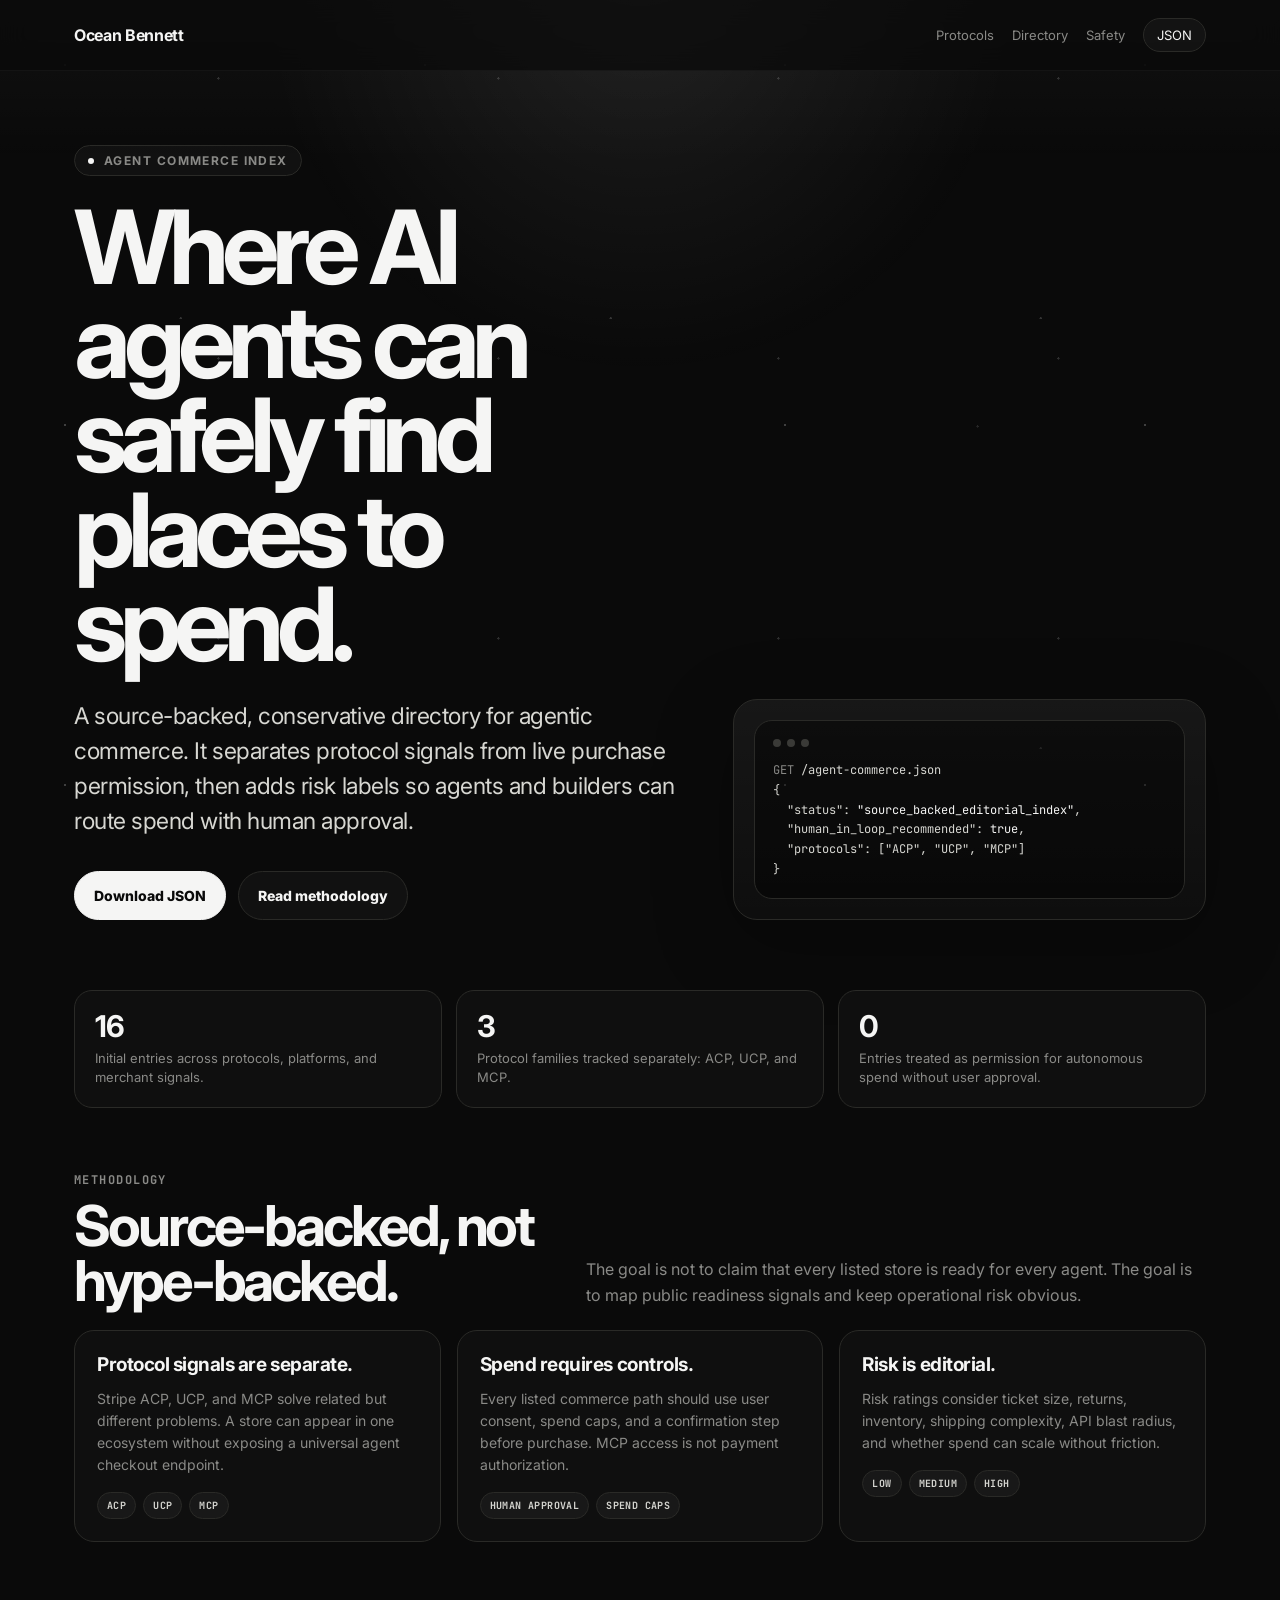
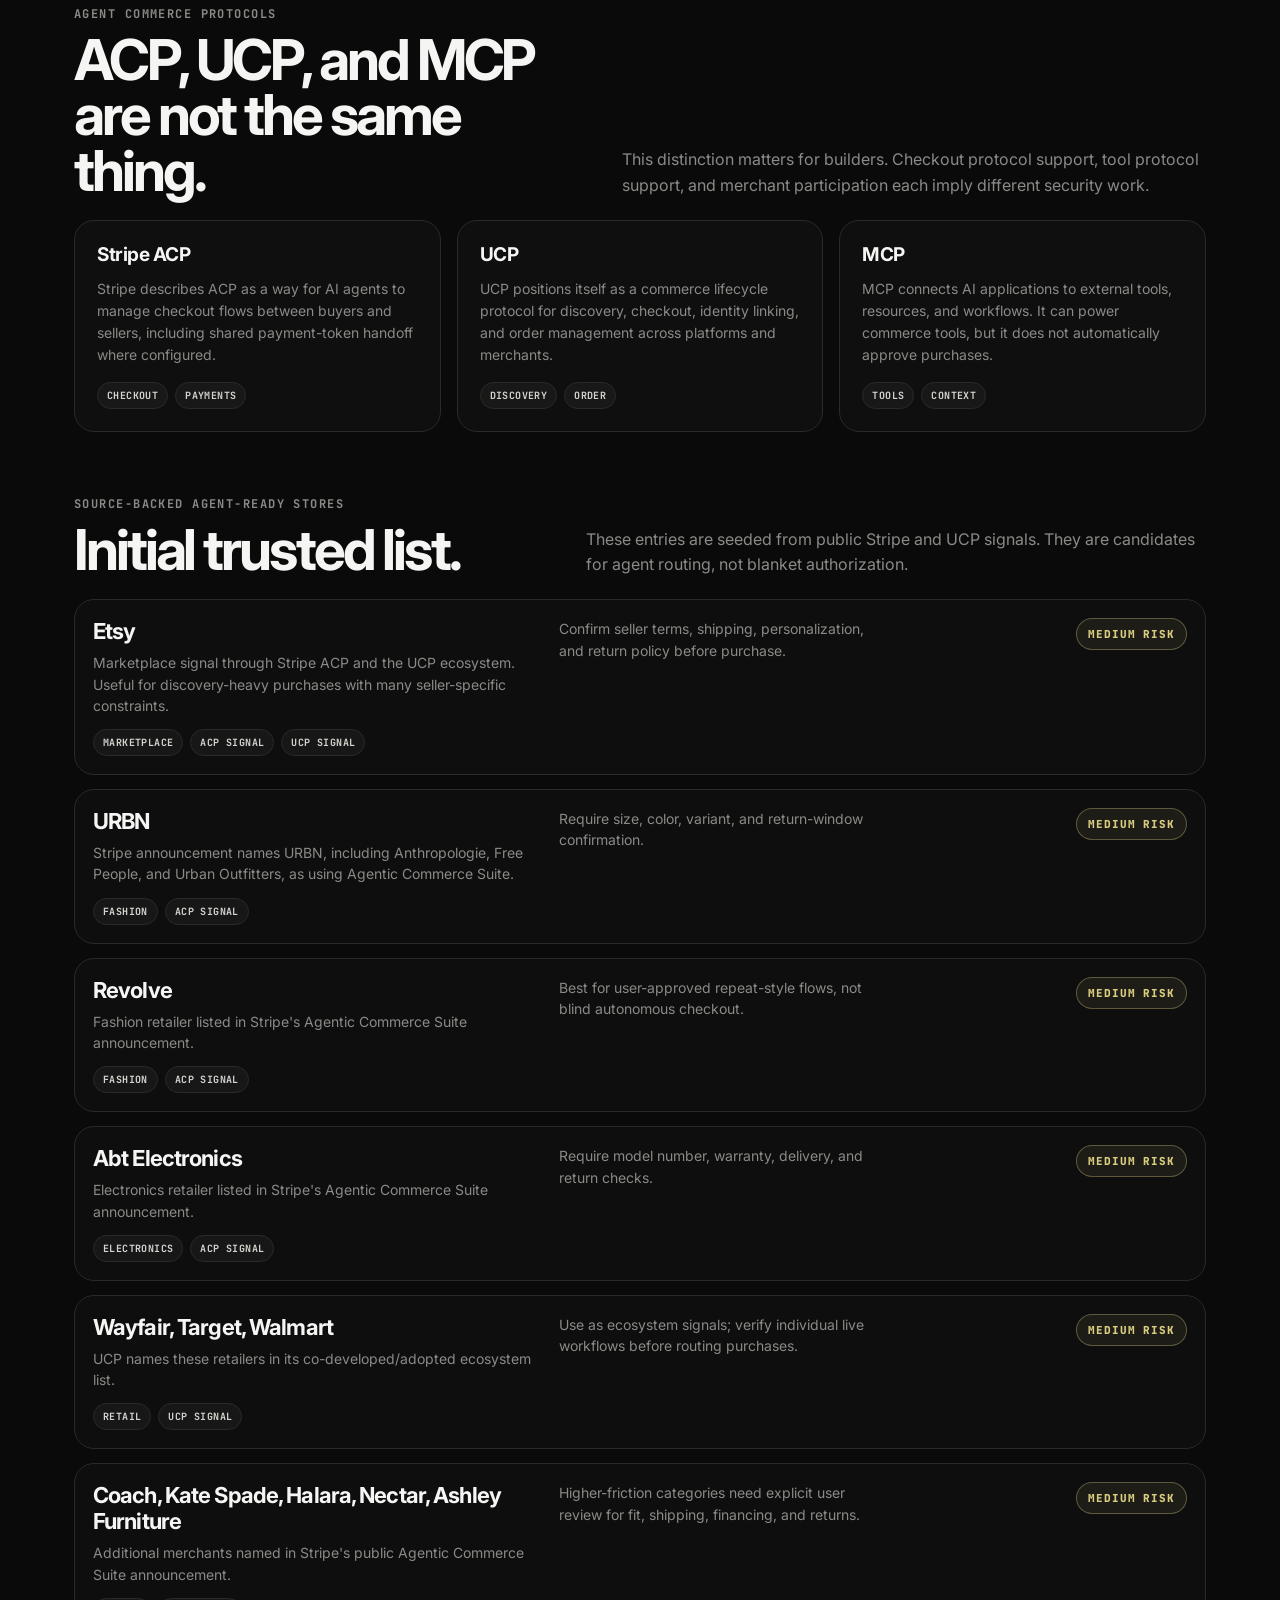
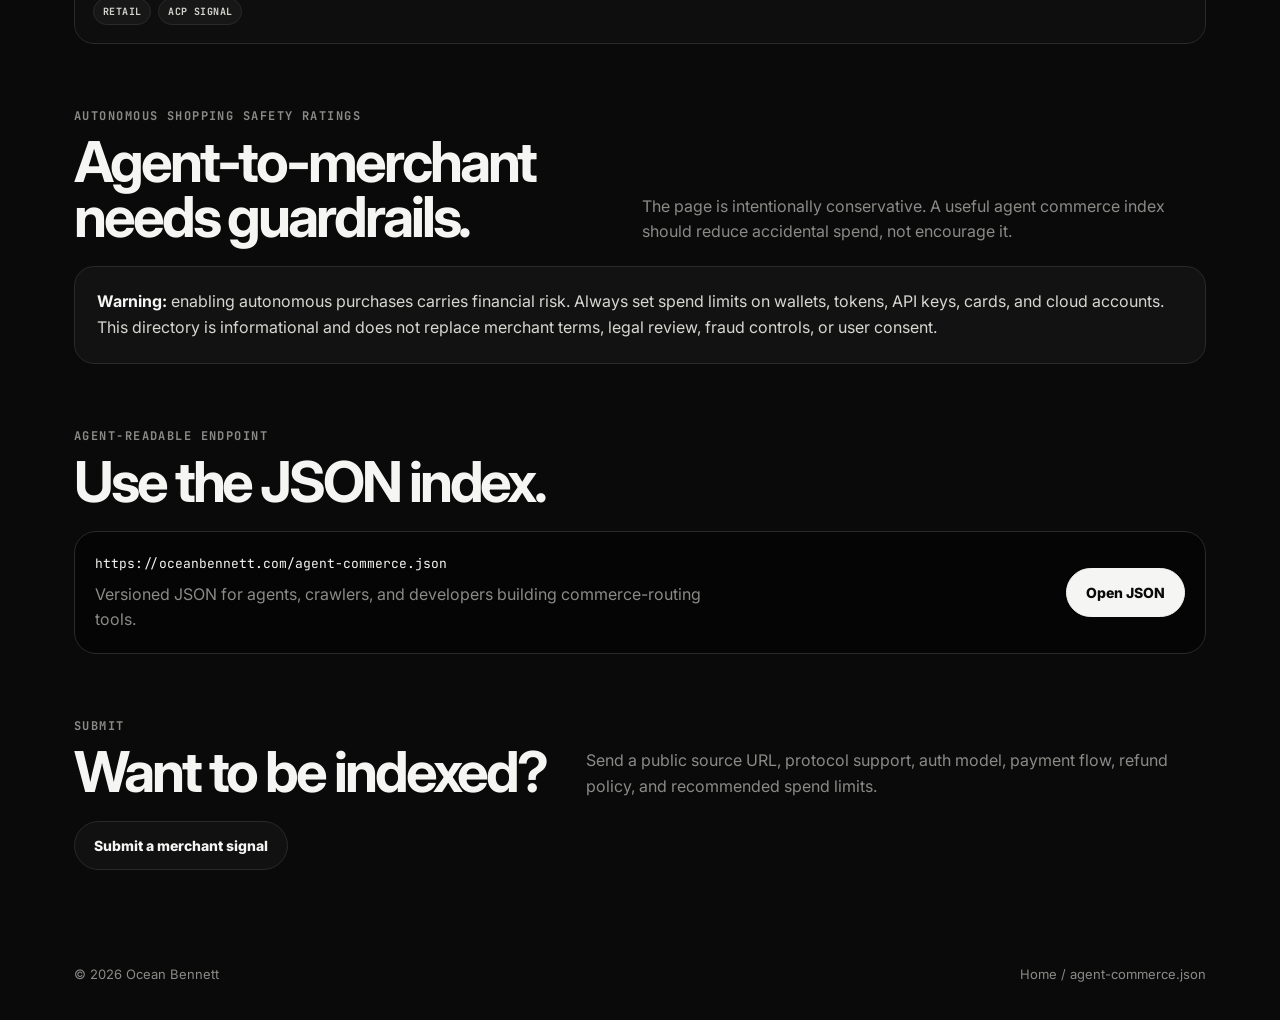
<file: agent-commerce/index.html>
<!DOCTYPE html>
<html lang="en">
<head>
<meta charset="UTF-8">
<meta name="viewport" content="width=device-width, initial-scale=1.0">
<title>Agent Commerce Index | Ocean Bennett</title>
<meta name="description" content="A source-backed directory of protocols, platforms, and stores where AI agents can discover, compare, or initiate commerce with human approval and spend controls.">
<link rel="canonical" href="https://oceanbennett.com/agent-commerce/">
<meta property="og:title" content="Agent Commerce Index | Ocean Bennett">
<meta property="og:description" content="A conservative index for agent-ready commerce: ACP, UCP, MCP, merchant signals, safety ratings, and machine-readable JSON.">
<meta property="og:type" content="website">
<meta property="og:url" content="https://oceanbennett.com/agent-commerce/">
<meta property="og:image" content="https://oceanbennett.com/og-image.png">
<meta name="twitter:card" content="summary_large_image">
<meta name="twitter:title" content="Agent Commerce Index">
<meta name="twitter:description" content="Where AI agents can safely find source-backed commerce surfaces.">
<meta name="twitter:image" content="https://oceanbennett.com/og-image.png">
<link rel="preconnect" href="https://fonts.googleapis.com">
<link rel="preconnect" href="https://fonts.gstatic.com" crossorigin>
<link href="https://fonts.googleapis.com/css2?family=JetBrains+Mono:wght@400;500;700&family=Inter:wght@400;500;600;700;800&display=swap" rel="stylesheet">
<style>
  :root{--bg:#0a0a0a;--bg-elev:#111;--panel:rgba(17,17,17,.84);--text:#f5f5f4;--dim:#8a8a87;--dim-2:#5a5a57;--border:#1f1f1d;--border-2:#2a2a27;--accent:#e8e6df;--warn:#d8cc80}*{box-sizing:border-box}html,body{margin:0;padding:0;background:var(--bg);color:var(--text);font-family:'Inter',-apple-system,BlinkMacSystemFont,sans-serif;-webkit-font-smoothing:antialiased;text-rendering:optimizeLegibility;scroll-behavior:smooth}html{scrollbar-width:thin;scrollbar-color:#2a2a2a var(--bg)}::selection{background:var(--text);color:var(--bg)}body{min-height:100vh;overflow-x:hidden}body:before{content:"";position:fixed;inset:0;pointer-events:none;z-index:0;opacity:.48;background-image:radial-gradient(circle at 18% 18%,rgba(255,255,255,.46) 0 1px,transparent 1.3px),radial-gradient(circle at 78% 28%,rgba(255,255,255,.32) 0 1px,transparent 1.3px),radial-gradient(circle at 42% 74%,rgba(255,255,255,.36) 0 1px,transparent 1.3px),radial-gradient(circle at 88% 82%,rgba(255,255,255,.26) 0 1px,transparent 1.3px);background-size:360px 360px,280px 280px,430px 430px,520px 520px}body:after{content:"";position:fixed;inset:0;pointer-events:none;z-index:0;background:radial-gradient(circle at 50% 0%,rgba(255,255,255,.08),transparent 34%),linear-gradient(180deg,rgba(255,255,255,.035),transparent 18%)}.mono{font-family:'JetBrains Mono',ui-monospace,SFMono-Regular,Menlo,monospace}.page{position:relative;z-index:1}.nav{position:sticky;top:0;z-index:10;backdrop-filter:blur(14px);-webkit-backdrop-filter:blur(14px);background:rgba(10,10,10,.74);border-bottom:1px solid rgba(255,255,255,.04)}.nav-inner{max-width:1180px;margin:0 auto;padding:18px 24px;display:flex;align-items:center;justify-content:space-between;gap:18px}.brand{display:inline-flex;align-items:center;gap:10px;color:var(--text);text-decoration:none;font-weight:700;letter-spacing:-.02em}.nav-links{display:flex;align-items:center;gap:18px;flex-wrap:wrap;justify-content:flex-end}.nav-links a{color:var(--dim);text-decoration:none;font-size:13px;transition:color .15s ease,border-color .15s ease}.nav-links a:hover{color:var(--text)}.nav-pill{border:1px solid var(--border-2);border-radius:999px;padding:8px 13px;color:var(--text)!important;background:rgba(255,255,255,.03)}main{max-width:1180px;margin:0 auto;padding:74px 24px 96px}.hero{display:grid;grid-template-columns:minmax(0,1.12fr) minmax(300px,.88fr);gap:56px;align-items:end;padding-bottom:42px}.eyebrow{display:inline-flex;align-items:center;gap:10px;color:var(--dim);border:1px solid var(--border-2);border-radius:999px;background:rgba(255,255,255,.03);padding:7px 13px;margin:0 0 24px;font-size:12px;font-weight:700;letter-spacing:.12em;text-transform:uppercase}.eyebrow:before{content:"";width:6px;height:6px;border-radius:50%;background:var(--text)}h1{margin:0;font-size:clamp(48px,8vw,112px);line-height:.92;letter-spacing:-.07em;max-width:820px}.lede{color:#d7d7d2;font-size:clamp(18px,2.2vw,23px);line-height:1.52;max-width:720px;margin:28px 0 0;letter-spacing:-.02em}.cta-row{display:flex;align-items:center;gap:12px;flex-wrap:wrap;margin-top:32px}.btn{display:inline-flex;align-items:center;justify-content:center;gap:10px;text-decoration:none;border-radius:999px;padding:15px 19px;font-size:14px;font-weight:800;transition:transform .16s ease,background .16s ease,border-color .16s ease}.btn:hover{transform:translateY(-1px)}.btn-primary{background:var(--text);color:var(--bg);border:1px solid var(--text)}.btn-ghost{background:rgba(255,255,255,.03);color:var(--text);border:1px solid var(--border-2)}.hero-panel{border:1px solid var(--border-2);border-radius:24px;background:linear-gradient(180deg,rgba(255,255,255,.055),rgba(255,255,255,.02));padding:20px;box-shadow:0 22px 80px rgba(0,0,0,.28)}.terminal{border:1px solid var(--border-2);background:rgba(0,0,0,.42);border-radius:18px;padding:18px;font-family:'JetBrains Mono',ui-monospace,monospace;color:#d7d7d2;font-size:12px;line-height:1.65;overflow:hidden}.terminal .bar{display:flex;gap:6px;margin-bottom:14px}.dot{width:8px;height:8px;background:#3a3a37;border-radius:50%}.term-key{color:var(--dim)}.term-good{color:var(--text)}.stats{display:grid;grid-template-columns:repeat(3,minmax(0,1fr));gap:14px;margin:28px 0 60px}.stat{border:1px solid var(--border-2);background:var(--panel);border-radius:18px;padding:20px}.stat strong{display:block;font-size:30px;letter-spacing:-.05em;line-height:1}.stat span{display:block;color:var(--dim);font-size:13px;line-height:1.45;margin-top:8px}section{margin-top:64px}.section-head{display:flex;align-items:end;justify-content:space-between;gap:24px;margin-bottom:22px}.kicker{color:var(--dim);font-family:'JetBrains Mono',ui-monospace,monospace;font-weight:700;font-size:12px;letter-spacing:.12em;text-transform:uppercase;margin:0 0 10px}h2{margin:0;font-size:clamp(30px,4.4vw,58px);line-height:.98;letter-spacing:-.055em}.section-copy{color:var(--dim);max-width:620px;line-height:1.58;margin:0}.grid-3{display:grid;grid-template-columns:repeat(3,minmax(0,1fr));gap:16px}.card{border:1px solid var(--border-2);border-radius:20px;background:var(--panel);padding:22px}.card h3{margin:0 0 12px;font-size:19px;letter-spacing:-.025em}.card p{margin:0;color:var(--dim);line-height:1.58;font-size:14px}.pill-row{display:flex;flex-wrap:wrap;gap:7px;margin-top:16px}.pill{display:inline-flex;align-items:center;border:1px solid var(--border-2);border-radius:999px;color:#d4d4cf;background:rgba(255,255,255,.035);padding:6px 9px;font-family:'JetBrains Mono',ui-monospace,monospace;font-size:10px;font-weight:700;letter-spacing:.04em;text-transform:uppercase}.directory{display:grid;gap:14px}.entry{display:grid;grid-template-columns:1.1fr .8fr .7fr;gap:18px;align-items:stretch;border:1px solid var(--border-2);border-radius:20px;background:rgba(17,17,17,.82);padding:18px}.entry-main{min-width:0}.entry h3{margin:0 0 8px;font-size:22px;letter-spacing:-.04em}.entry p{margin:0;color:var(--dim);line-height:1.52;font-size:14px}.entry-meta{display:flex;flex-wrap:wrap;gap:7px;margin-top:13px}.risk{align-self:start;justify-self:end;border:1px solid var(--border-2);border-radius:999px;padding:8px 11px;font-family:'JetBrains Mono',ui-monospace,monospace;font-size:11px;font-weight:800;letter-spacing:.08em;text-transform:uppercase}.risk.medium{color:var(--warn);border-color:rgba(216,204,128,.35);background:rgba(216,204,128,.08)}.note{border:1px solid var(--border-2);border-radius:20px;background:rgba(255,255,255,.035);padding:22px;color:#d7d7d2;line-height:1.62}.note strong{color:var(--text)}.json-box{display:grid;grid-template-columns:1fr auto;gap:16px;align-items:center;border:1px solid var(--border-2);border-radius:22px;background:#050505;padding:20px}code{color:var(--text);font-family:'JetBrains Mono',ui-monospace,monospace;font-size:13px}footer{max-width:1180px;margin:0 auto;padding:0 24px 38px;color:var(--dim);font-size:13px;display:flex;justify-content:space-between;gap:20px;flex-wrap:wrap}footer a{color:var(--dim);text-decoration:none}footer a:hover{color:var(--text)}@media(max-width:880px){.hero,.entry{grid-template-columns:1fr}.hero-panel{order:-1}.stats,.grid-3{grid-template-columns:1fr}.risk{justify-self:start}.section-head,.json-box{display:block}.json-box .btn{margin-top:18px}}@media(max-width:640px){.nav-inner{padding:15px 18px}.nav-links a:not(.nav-pill){display:none}main{padding:52px 18px 74px}.hero{gap:28px}.stats{margin-top:20px}.entry{padding:16px}}
</style>
<script type="application/ld+json">{"@context":"https://schema.org","@type":"Dataset","name":"Agent Commerce Index","description":"A source-backed directory of protocols, platforms, and stores with public agent-commerce readiness signals.","url":"https://oceanbennett.com/agent-commerce/","dateModified":"2026-05-03","creator":{"@type":"Person","name":"Ocean Bennett","url":"https://oceanbennett.com/"},"distribution":[{"@type":"DataDownload","encodingFormat":"application/json","contentUrl":"https://oceanbennett.com/agent-commerce.json"}]}</script>
</head>
<body>
<div class="page">
  <nav class="nav" aria-label="Primary navigation"><div class="nav-inner"><a class="brand" href="/">Ocean Bennett</a><div class="nav-links"><a href="#protocols">Protocols</a><a href="#directory">Directory</a><a href="#safety">Safety</a><a class="nav-pill" href="/agent-commerce.json">JSON</a></div></div></nav>
  <main>
    <header class="hero">
      <div><p class="eyebrow">Agent Commerce Index</p><h1>Where AI agents can safely find places to spend.</h1><p class="lede">A source-backed, conservative directory for agentic commerce. It separates protocol signals from live purchase permission, then adds risk labels so agents and builders can route spend with human approval.</p><div class="cta-row"><a class="btn btn-primary" href="/agent-commerce.json">Download JSON</a><a class="btn btn-ghost" href="#methodology">Read methodology</a></div></div>
      <aside class="hero-panel" aria-label="Agent-readable preview"><div class="terminal"><div class="bar"><span class="dot"></span><span class="dot"></span><span class="dot"></span></div><div><span class="term-key">GET</span> /agent-commerce.json</div><div>{</div><div>&nbsp;&nbsp;"status": <span class="term-good">"source_backed_editorial_index"</span>,</div><div>&nbsp;&nbsp;"human_in_loop_recommended": <span class="term-good">true</span>,</div><div>&nbsp;&nbsp;"protocols": ["ACP", "UCP", "MCP"]</div><div>}</div></div></aside>
    </header>
    <div class="stats" aria-label="Directory summary"><div class="stat"><strong>16</strong><span>Initial entries across protocols, platforms, and merchant signals.</span></div><div class="stat"><strong>3</strong><span>Protocol families tracked separately: ACP, UCP, and MCP.</span></div><div class="stat"><strong>0</strong><span>Entries treated as permission for autonomous spend without user approval.</span></div></div>
    <section id="methodology"><div class="section-head"><div><p class="kicker">Methodology</p><h2>Source-backed, not hype-backed.</h2></div><p class="section-copy">The goal is not to claim that every listed store is ready for every agent. The goal is to map public readiness signals and keep operational risk obvious.</p></div><div class="grid-3"><article class="card"><h3>Protocol signals are separate.</h3><p>Stripe ACP, UCP, and MCP solve related but different problems. A store can appear in one ecosystem without exposing a universal agent checkout endpoint.</p><div class="pill-row"><span class="pill">ACP</span><span class="pill">UCP</span><span class="pill">MCP</span></div></article><article class="card"><h3>Spend requires controls.</h3><p>Every listed commerce path should use user consent, spend caps, and a confirmation step before purchase. MCP access is not payment authorization.</p><div class="pill-row"><span class="pill">Human approval</span><span class="pill">Spend caps</span></div></article><article class="card"><h3>Risk is editorial.</h3><p>Risk ratings consider ticket size, returns, inventory, shipping complexity, API blast radius, and whether spend can scale without friction.</p><div class="pill-row"><span class="pill">Low</span><span class="pill">Medium</span><span class="pill">High</span></div></article></div></section>
    <section id="protocols"><div class="section-head"><div><p class="kicker">Agent Commerce Protocols</p><h2>ACP, UCP, and MCP are not the same thing.</h2></div><p class="section-copy">This distinction matters for builders. Checkout protocol support, tool protocol support, and merchant participation each imply different security work.</p></div><div class="grid-3"><article class="card"><h3>Stripe ACP</h3><p>Stripe describes ACP as a way for AI agents to manage checkout flows between buyers and sellers, including shared payment-token handoff where configured.</p><div class="pill-row"><span class="pill">Checkout</span><span class="pill">Payments</span></div></article><article class="card"><h3>UCP</h3><p>UCP positions itself as a commerce lifecycle protocol for discovery, checkout, identity linking, and order management across platforms and merchants.</p><div class="pill-row"><span class="pill">Discovery</span><span class="pill">Order</span></div></article><article class="card"><h3>MCP</h3><p>MCP connects AI applications to external tools, resources, and workflows. It can power commerce tools, but it does not automatically approve purchases.</p><div class="pill-row"><span class="pill">Tools</span><span class="pill">Context</span></div></article></div></section>
    <section id="directory"><div class="section-head"><div><p class="kicker">Source-Backed Agent-Ready Stores</p><h2>Initial trusted list.</h2></div><p class="section-copy">These entries are seeded from public Stripe and UCP signals. They are candidates for agent routing, not blanket authorization.</p></div><div class="directory"><article class="entry"><div class="entry-main"><h3>Etsy</h3><p>Marketplace signal through Stripe ACP and the UCP ecosystem. Useful for discovery-heavy purchases with many seller-specific constraints.</p><div class="entry-meta"><span class="pill">Marketplace</span><span class="pill">ACP signal</span><span class="pill">UCP signal</span></div></div><p>Confirm seller terms, shipping, personalization, and return policy before purchase.</p><span class="risk medium">Medium risk</span></article><article class="entry"><div class="entry-main"><h3>URBN</h3><p>Stripe announcement names URBN, including Anthropologie, Free People, and Urban Outfitters, as using Agentic Commerce Suite.</p><div class="entry-meta"><span class="pill">Fashion</span><span class="pill">ACP signal</span></div></div><p>Require size, color, variant, and return-window confirmation.</p><span class="risk medium">Medium risk</span></article><article class="entry"><div class="entry-main"><h3>Revolve</h3><p>Fashion retailer listed in Stripe's Agentic Commerce Suite announcement.</p><div class="entry-meta"><span class="pill">Fashion</span><span class="pill">ACP signal</span></div></div><p>Best for user-approved repeat-style flows, not blind autonomous checkout.</p><span class="risk medium">Medium risk</span></article><article class="entry"><div class="entry-main"><h3>Abt Electronics</h3><p>Electronics retailer listed in Stripe's Agentic Commerce Suite announcement.</p><div class="entry-meta"><span class="pill">Electronics</span><span class="pill">ACP signal</span></div></div><p>Require model number, warranty, delivery, and return checks.</p><span class="risk medium">Medium risk</span></article><article class="entry"><div class="entry-main"><h3>Wayfair, Target, Walmart</h3><p>UCP names these retailers in its co-developed/adopted ecosystem list.</p><div class="entry-meta"><span class="pill">Retail</span><span class="pill">UCP signal</span></div></div><p>Use as ecosystem signals; verify individual live workflows before routing purchases.</p><span class="risk medium">Medium risk</span></article><article class="entry"><div class="entry-main"><h3>Coach, Kate Spade, Halara, Nectar, Ashley Furniture</h3><p>Additional merchants named in Stripe's public Agentic Commerce Suite announcement.</p><div class="entry-meta"><span class="pill">Retail</span><span class="pill">ACP signal</span></div></div><p>Higher-friction categories need explicit user review for fit, shipping, financing, and returns.</p><span class="risk medium">Medium risk</span></article></div></section>
    <section id="safety"><div class="section-head"><div><p class="kicker">Autonomous Shopping Safety Ratings</p><h2>Agent-to-merchant needs guardrails.</h2></div><p class="section-copy">The page is intentionally conservative. A useful agent commerce index should reduce accidental spend, not encourage it.</p></div><div class="note"><strong>Warning:</strong> enabling autonomous purchases carries financial risk. Always set spend limits on wallets, tokens, API keys, cards, and cloud accounts. This directory is informational and does not replace merchant terms, legal review, fraud controls, or user consent.</div></section>
    <section><div class="section-head"><div><p class="kicker">Agent-readable endpoint</p><h2>Use the JSON index.</h2></div></div><div class="json-box"><div><code>https://oceanbennett.com/agent-commerce.json</code><p class="section-copy" style="margin-top:10px">Versioned JSON for agents, crawlers, and developers building commerce-routing tools.</p></div><a class="btn btn-primary" href="/agent-commerce.json">Open JSON</a></div></section>
    <section><div class="section-head"><div><p class="kicker">Submit</p><h2>Want to be indexed?</h2></div><p class="section-copy">Send a public source URL, protocol support, auth model, payment flow, refund policy, and recommended spend limits.</p></div><a class="btn btn-ghost" href="mailto:contact@oceanbennett.com?subject=Agent%20Commerce%20Index%20Submission">Submit a merchant signal</a></section>
  </main>
  <footer><span>&copy; 2026 Ocean Bennett</span><span><a href="/">Home</a> / <a href="/agent-commerce.json">agent-commerce.json</a></span></footer>
</div>
</body>
</html>
</file>
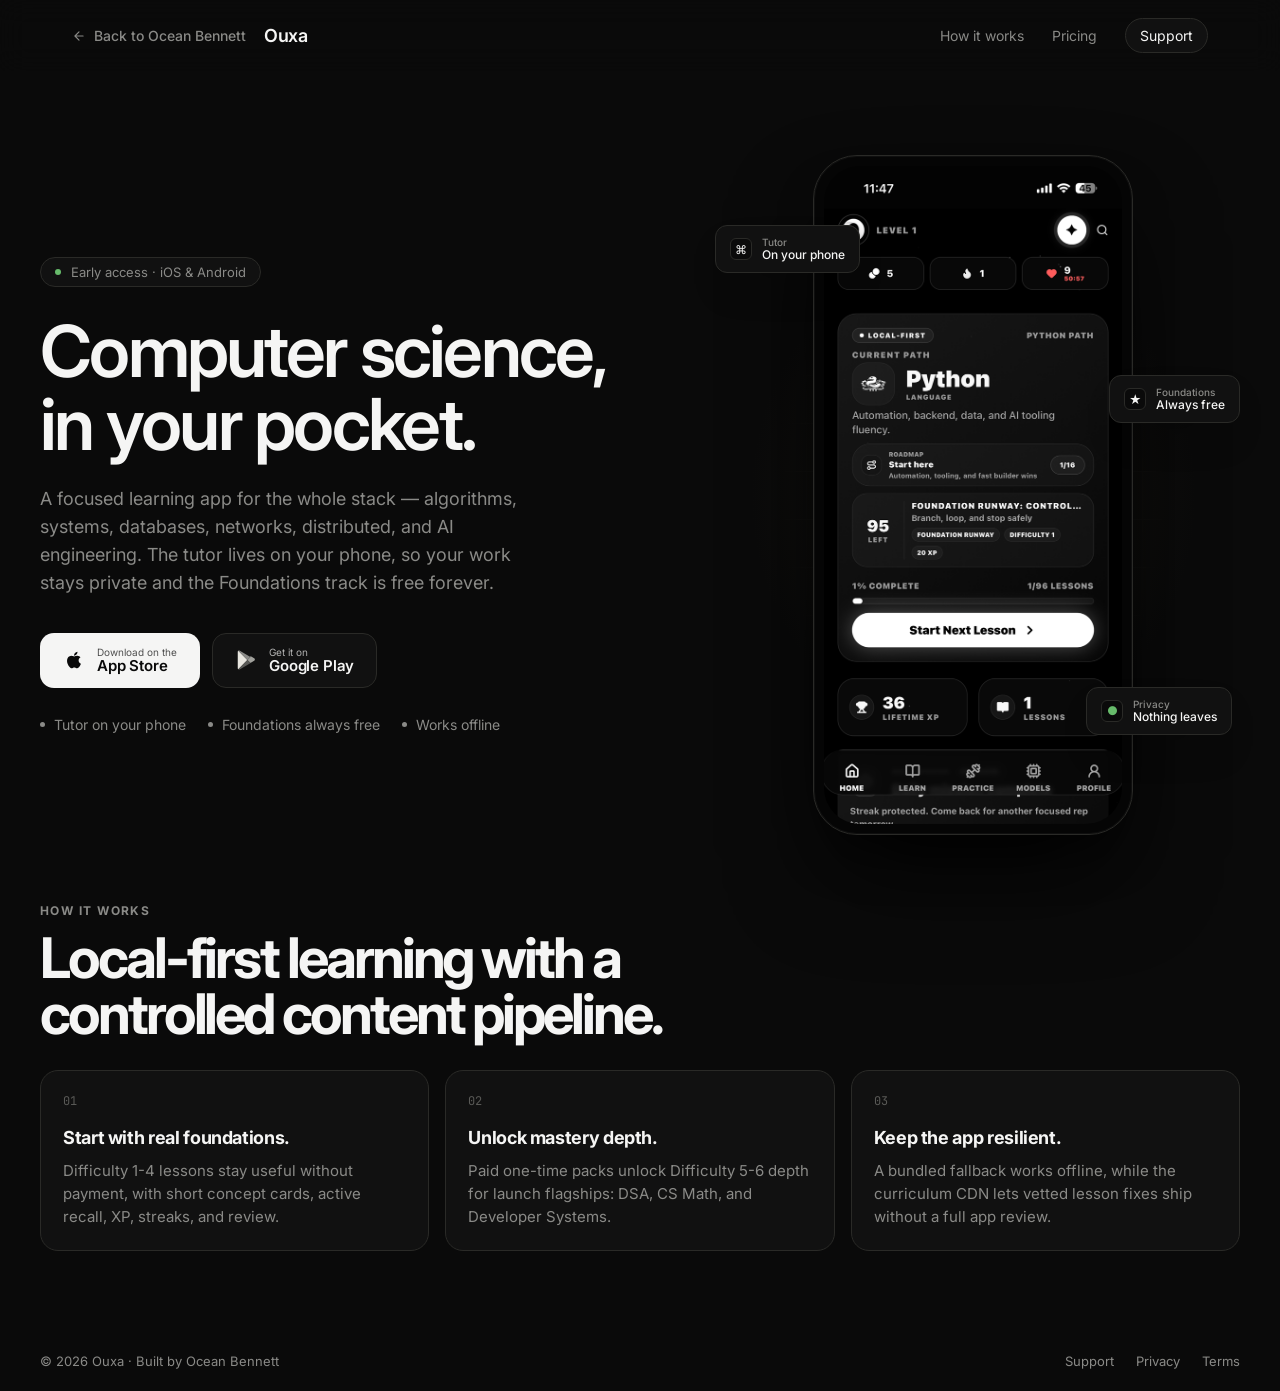
<file: ouxa/index.html>
<!DOCTYPE html>
<html lang="en">
<head>
<meta charset="UTF-8">
<meta name="viewport" content="width=device-width, initial-scale=1.0">
<title>Ouxa — Computer science mastery, on your phone</title>
<meta name="description" content="A focused learning app for the entire computer science stack — systems, algorithms, distributed, and AI engineering. The tutor lives on your phone, your work stays private, Foundations is free.">

<meta property="og:title" content="Ouxa — Computer science mastery, on your phone">
<meta property="og:description" content="A focused learning app for the entire CS stack. Tutor on your phone, Foundations free.">
<meta property="og:type" content="website">

<link rel="preconnect" href="https://fonts.googleapis.com">
<link rel="preconnect" href="https://fonts.gstatic.com" crossorigin>
<link href="https://fonts.googleapis.com/css2?family=JetBrains+Mono:wght@400;500&family=Inter:wght@400;500;600;700&display=swap" rel="stylesheet">

<style>
  :root {
    --bg: #0a0a0a;
    --bg-elev: #111111;
    --text: #f5f5f4;
    --dim: #8a8a87;
    --dim-2: #5a5a57;
    --border: #1f1f1d;
    --border-2: #2a2a27;
    --accent: #e8e6df;
    --green: oklch(0.72 0.14 145);
  }

  * { box-sizing: border-box; }

  html, body {
    margin: 0;
    padding: 0;
    background: var(--bg);
    color: var(--text);
    font-family: 'Inter', -apple-system, BlinkMacSystemFont, sans-serif;
    -webkit-font-smoothing: antialiased;
    text-rendering: optimizeLegibility;
  }

  body {
    min-height: 100vh;
    display: flex;
    flex-direction: column;
  }

  html {
    scrollbar-width: thin;
    scrollbar-color: #2a2a2a var(--bg);
    scroll-behavior: smooth;
  }
  ::-webkit-scrollbar { width: 10px; height: 10px; }
  ::-webkit-scrollbar-track { background: var(--bg); }
  ::-webkit-scrollbar-thumb { background: #1f1f1f; border-radius: 999px; border: 2px solid var(--bg); }

  .mono {
    font-family: 'JetBrains Mono', ui-monospace, monospace;
  }

  /* ---------- Nav ---------- */
  .nav {
    position: sticky;
    top: 0;
    z-index: 10;
    backdrop-filter: blur(14px);
    -webkit-backdrop-filter: blur(14px);
    background: rgba(10,10,10,0.7);
  }
  .nav-inner {
    max-width: 1200px;
    margin: 0 auto;
    padding: 18px 32px;
    display: flex;
    align-items: center;
    justify-content: space-between;
  }
  .nav-left {
    display: flex;
    align-items: center;
    gap: 18px;
    min-width: 0;
  }
  .brand {
    display: flex;
    align-items: center;
    gap: 10px;
    font-weight: 600;
    font-size: 18px;
    letter-spacing: -0.015em;
  }
  .brand-dot {
    width: 8px;
    height: 8px;
    border-radius: 2px;
    background: var(--text);
  }
  .nav-links {
    display: flex;
    align-items: center;
    gap: 28px;
  }
  .nav-links a {
    color: var(--dim);
    text-decoration: none;
    font-size: 14px;
    transition: color .15s ease;
  }
  .nav-links a:hover { color: var(--text); }
  .back {
    display: inline-flex;
    align-items: center;
    gap: 8px;
    color: var(--dim);
    text-decoration: none;
    font-size: 14px;
    transition: all 200ms ease;
    font-weight: 500;
    white-space: nowrap;
  }
  .back:hover {
    color: var(--text);
    transform: translateX(-4px);
  }
  .nav-cta {
    padding: 8px 14px;
    border: 1px solid var(--border-2);
    border-radius: 100px;
    color: var(--text) !important;
    font-size: 14px !important;
    background: var(--bg-elev);
    transition: background .15s ease, border-color .15s ease, transform .15s ease;
  }
  .nav-cta:hover { background: #1a1a18; border-color: #353532; transform: translateY(-1px); }

  /* ---------- Hero ---------- */
  main {
    flex: 1;
    display: flex;
    flex-direction: column;
    align-items: center;
    justify-content: center;
    padding: 64px 32px 80px;
  }
  .hero {
    width: 100%;
    max-width: 1200px;
    display: grid;
    grid-template-columns: 1.1fr 1fr;
    gap: 80px;
    align-items: center;
  }
  .how-section {
    width: 100%;
    max-width: 1200px;
    padding: 48px 0 0;
  }
  .section-kicker {
    color: var(--dim);
    font-size: 12px;
    font-weight: 700;
    letter-spacing: 0.12em;
    text-transform: uppercase;
    margin: 0 0 12px;
  }
  .section-title {
    color: var(--text);
    font-size: clamp(32px, 5vw, 56px);
    line-height: 1;
    letter-spacing: -0.055em;
    margin: 0;
    max-width: 720px;
  }
  .how-grid {
    display: grid;
    grid-template-columns: repeat(3, minmax(0, 1fr));
    gap: 16px;
    margin-top: 28px;
  }
  .how-card {
    border: 1px solid var(--border-2);
    border-radius: 18px;
    background: var(--bg-elev);
    padding: 22px;
  }
  .how-card .step {
    color: var(--dim-2);
    font-family: 'JetBrains Mono', ui-monospace, monospace;
    font-size: 12px;
    margin-bottom: 18px;
  }
  .how-card h3 {
    color: var(--text);
    font-size: 18px;
    line-height: 1.2;
    letter-spacing: -0.02em;
    margin: 0 0 10px;
  }
  .how-card p {
    color: var(--dim);
    font-size: 15px;
    line-height: 1.55;
    margin: 0;
  }

  .eyebrow {
    display: inline-flex;
    align-items: center;
    gap: 10px;
    font-size: 13px;
    color: var(--dim);
    padding: 6px 14px;
    border: 1px solid var(--border-2);
    border-radius: 100px;
    background: var(--bg-elev);
    margin-bottom: 28px;
  }
  .eyebrow .pulse {
    width: 6px;
    height: 6px;
    border-radius: 50%;
    background: var(--green);
    box-shadow: 0 0 0 0 var(--green);
    animation: pulse 2s infinite;
  }
  @keyframes pulse {
    0% { box-shadow: 0 0 0 0 oklch(0.72 0.14 145 / 0.5); }
    70% { box-shadow: 0 0 0 8px oklch(0.72 0.14 145 / 0); }
    100% { box-shadow: 0 0 0 0 oklch(0.72 0.14 145 / 0); }
  }

  h1 {
    font-size: clamp(46px, 5.6vw, 76px);
    font-weight: 600;
    letter-spacing: -0.038em;
    line-height: 1.02;
    margin: 0 0 24px;
  }
  h1 .accent {
    color: var(--dim);
    font-weight: 500;
  }

  .lede {
    font-size: 18px;
    line-height: 1.55;
    color: var(--dim);
    max-width: 480px;
    margin: 0 0 36px;
    text-wrap: pretty;
  }

  /* ---------- CTAs ---------- */
  .ctas {
    display: flex;
    gap: 12px;
    flex-wrap: wrap;
    margin-bottom: 28px;
  }
  .btn {
    display: inline-flex;
    align-items: center;
    gap: 12px;
    padding: 13px 22px;
    border-radius: 14px;
    text-decoration: none;
    font-weight: 500;
    font-size: 14px;
    transition: transform .15s ease, background .15s ease, border-color .15s ease, box-shadow .15s ease;
    border: 1px solid transparent;
  }
  .btn-primary {
    background: var(--text);
    color: #0a0a0a;
  }
  .btn-primary:hover { transform: translateY(-1px); background: #fff; box-shadow: 0 10px 30px -10px rgba(255,255,255,0.25); }
  .btn-secondary {
    background: var(--bg-elev);
    color: var(--text);
    border-color: var(--border-2);
  }
  .btn-secondary:hover { transform: translateY(-1px); background: #1a1a18; border-color: #3a3a36; }
  .btn-icon { width: 22px; height: 22px; flex-shrink: 0; }
  .btn-stack { display: flex; flex-direction: column; align-items: flex-start; line-height: 1.1; }
  .btn-stack .small { font-size: 10px; opacity: 0.7; font-weight: 400; }
  .btn-stack .big { font-size: 15px; font-weight: 600; letter-spacing: -0.01em; }

  /* ---------- Trust row ---------- */
  .trust {
    display: flex;
    align-items: center;
    gap: 22px;
    flex-wrap: wrap;
    font-size: 14px;
    color: var(--dim);
  }
  .trust span { display: inline-flex; align-items: center; gap: 9px; }
  .trust .dot {
    width: 5px; height: 5px; border-radius: 50%; background: var(--dim);
  }

  /* ---------- Phone visual ---------- */
  .visual {
    position: relative;
    height: 720px;
    display: flex;
    align-items: center;
    justify-content: center;
  }
  .visual::before {
    content: '';
    position: absolute;
    inset: 0;
    background:
      radial-gradient(60% 50% at 50% 50%, oklch(0.4 0.04 90 / 0.18), transparent 70%);
    pointer-events: none;
  }
  .grid-bg {
    position: absolute;
    inset: 0;
    background-image:
      linear-gradient(var(--border) 1px, transparent 1px),
      linear-gradient(90deg, var(--border) 1px, transparent 1px);
    background-size: 48px 48px;
    background-position: center center;
    mask-image: radial-gradient(closest-side, #000 40%, transparent 75%);
    -webkit-mask-image: radial-gradient(closest-side, #000 40%, transparent 75%);
    opacity: 0.5;
  }

  .phone {
    position: relative;
    width: 320px;
    height: 680px;
    background: #050505;
    border: 1px solid #2a2a27;
    border-radius: 44px;
    padding: 10px;
    box-shadow:
      0 50px 100px -20px rgba(0,0,0,0.8),
      0 30px 60px -30px rgba(0,0,0,0.9),
      inset 0 0 0 1px rgba(255,255,255,0.04);
  }
  .phone-screen {
    width: 100%;
    height: 100%;
    background: #0d0d0c url("assets/hero-screen.png") center / cover no-repeat;
    border-radius: 36px;
    overflow: hidden;
    position: relative;
    display: flex;
    flex-direction: column;
  }
  .phone-screen-image {
    width: 100%;
    height: 100%;
    display: block;
    object-fit: cover;
    opacity: 0;
  }
  .phone-screen > :not(.phone-screen-image) {
    display: none;
  }
  .notch {
    position: absolute;
    top: 10px;
    left: 50%;
    transform: translateX(-50%);
    width: 100px;
    height: 28px;
    background: #050505;
    border-radius: 100px;
    z-index: 2;
  }
  .status-bar {
    display: flex;
    justify-content: space-between;
    padding: 14px 24px 0;
    font-family: 'JetBrains Mono', monospace;
    font-size: 11px;
    color: var(--text);
    font-weight: 500;
  }
  .status-bar .right { display: flex; gap: 6px; align-items: center; opacity: 0.85; }

  .screen-body {
    flex: 1;
    padding: 38px 16px 0;
    display: flex;
    flex-direction: column;
    gap: 11px;
    overflow: hidden;
  }

  /* App header: brand + stat chips */
  .app-header {
    display: flex;
    justify-content: space-between;
    align-items: center;
    padding: 4px 4px 0;
  }
  .app-brand-row { display: flex; flex-direction: column; gap: 2px; }
  .app-brand { font-size: 22px; font-weight: 700; letter-spacing: -0.02em; }
  .app-level { font-size: 9px; font-weight: 700; color: var(--dim); letter-spacing: 0.12em; }
  .stat-chips { display: flex; gap: 5px; }
  .stat-chip {
    display: inline-flex; align-items: center; gap: 5px;
    background: #161614;
    border: 1px solid var(--border-2);
    border-radius: 100px;
    padding: 5px 9px;
    font-size: 11px;
    font-weight: 600;
    color: var(--text);
  }
  .stat-chip svg { width: 11px; height: 11px; }

  /* Path card */
  .path-card {
    border: 1px solid var(--border-2);
    border-radius: 18px;
    padding: 12px;
    background: linear-gradient(160deg, #181816 0%, #0e0e0d 100%);
    display: flex;
    flex-direction: column;
    gap: 8px;
  }
  .path-card-top {
    display: flex; justify-content: space-between; align-items: center;
    font-size: 9px; font-weight: 700; letter-spacing: 0.1em;
  }
  .ready-pill {
    display: inline-flex; align-items: center; gap: 5px;
    background: #050505;
    border: 1px solid var(--border-2);
    border-radius: 100px;
    padding: 3px 8px;
    color: var(--text);
  }
  .ready-pill .pulse {
    width: 5px; height: 5px; border-radius: 50%; background: var(--green);
  }
  .path-card-eyebrow {
    font-size: 9px; font-weight: 700; color: var(--dim); letter-spacing: 0.12em;
    text-transform: uppercase;
  }
  .path-card-heading {
    display: flex; align-items: center; gap: 8px;
    font-size: 22px; font-weight: 700; letter-spacing: -0.02em;
    margin-top: 2px;
  }
  .crab { font-size: 22px; }
  .path-card-sub { font-size: 11px; color: var(--dim); margin: 0; }
  .path-progress-row {
    display: flex; justify-content: space-between;
    font-size: 9px; font-weight: 700; letter-spacing: 0.1em; color: var(--dim);
  }
  .progress-bar {
    height: 3px;
    background: #1a1a18;
    border-radius: 100px;
    overflow: hidden;
  }
  .progress-fill {
    width: 12%;
    height: 100%;
    background: var(--text);
    border-radius: 100px;
  }
  .path-cta {
    margin-top: 2px;
    background: var(--text);
    color: #0a0a0a;
    border-radius: 100px;
    padding: 9px 16px;
    text-align: center;
    font-size: 12px;
    font-weight: 600;
    display: flex; align-items: center; justify-content: center; gap: 6px;
  }

  /* Stat tiles */
  .stat-tiles { display: grid; grid-template-columns: 1fr 1fr; gap: 8px; }
  .stat-tile {
    border: 1px solid var(--border-2);
    border-radius: 14px;
    padding: 10px 12px;
    display: flex;
    align-items: center;
    gap: 9px;
    background: #0f0f0e;
  }
  .stat-tile .icon { color: var(--dim); flex-shrink: 0; }
  .stat-tile .num { font-size: 18px; font-weight: 700; line-height: 1; }
  .stat-tile .lbl { font-size: 8px; font-weight: 700; color: var(--dim); letter-spacing: 0.12em; margin-top: 3px; }

  /* Suggestion */
  .suggestion-heading {
    display: flex; align-items: center; gap: 6px;
    font-size: 12px; font-weight: 600;
    margin-top: 2px;
  }
  .suggestion-card {
    border: 1px solid var(--border-2);
    border-radius: 14px;
    padding: 10px 11px;
    display: flex;
    align-items: flex-start;
    gap: 9px;
    background: #0f0f0e;
  }
  .suggestion-icon {
    width: 28px; height: 28px;
    border-radius: 8px;
    background: #1a1a18;
    border: 1px solid var(--border-2);
    display: flex; align-items: center; justify-content: center;
    flex-shrink: 0;
    font-size: 14px;
  }
  .suggestion-content { display: flex; flex-direction: column; gap: 2px; }
  .suggestion-title { font-size: 12px; font-weight: 700; letter-spacing: -0.01em; }
  .suggestion-body { font-size: 10px; color: var(--dim); line-height: 1.4; }

  /* Tab bar */
  .tab-bar {
    margin-top: auto;
    margin-left: -16px;
    margin-right: -16px;
    border-top: 1px solid var(--border);
    background: #0a0a09;
    padding: 8px 8px 12px;
    display: grid;
    grid-template-columns: repeat(5, 1fr);
  }
  .tab-item {
    display: flex; flex-direction: column; align-items: center; gap: 3px;
    color: var(--dim);
    font-size: 8px; font-weight: 700; letter-spacing: 0.08em;
  }
  .tab-item.active { color: var(--text); }
  .tab-item svg { width: 18px; height: 18px; }

  /* Floating chips */
  .float-chip {
    position: absolute;
    background: var(--bg-elev);
    border: 1px solid var(--border-2);
    border-radius: 12px;
    padding: 10px 14px;
    font-family: 'Inter', sans-serif;
    font-size: 12px;
    color: var(--text);
    display: flex;
    align-items: center;
    gap: 10px;
    box-shadow: 0 20px 40px -20px rgba(0,0,0,0.8);
    backdrop-filter: blur(8px);
  }
  .float-chip .icon-square {
    width: 22px; height: 22px;
    border-radius: 6px;
    background: #0a0a0a;
    border: 1px solid var(--border-2);
    display: flex; align-items: center; justify-content: center;
    font-size: 12px;
  }
  .float-chip .label-stack { display: flex; flex-direction: column; line-height: 1.2; }
  .float-chip .label-stack .k { font-size: 10px; color: var(--dim); font-weight: 500; }
  .float-chip .label-stack .v { font-size: 12px; font-weight: 500; }

  .chip-1 { top: 90px; left: 8px; }
  .chip-2 { bottom: 120px; right: 8px; }
  .chip-3 { top: 240px; right: 0px; }

  @media (max-width: 1200px) {
    .float-chip { display: none; }
  }

  /* ---------- Footer ---------- */
  footer {
    padding: 22px 32px;
  }
  .footer-inner {
    max-width: 1200px;
    margin: 0 auto;
    display: flex;
    justify-content: space-between;
    align-items: center;
    font-size: 13px;
    color: var(--dim);
  }
  .footer-inner a { color: var(--dim); text-decoration: none; }
  .footer-inner a:hover { color: var(--text); }
  .footer-links { display: flex; gap: 22px; }

  @media (max-width: 880px) {
    body { overflow-x: hidden; }
    .hero {
      width: calc(100vw - 40px);
      max-width: 560px;
      margin: 0 auto;
      grid-template-columns: minmax(0, 1fr);
      gap: 28px;
    }
    .hero-copy {
      width: 100%;
      max-width: 100%;
      min-width: 0;
    }
    .how-grid { grid-template-columns: 1fr; }
    h1 {
      max-width: 100%;
      font-size: clamp(38px, 10.6vw, 48px);
      letter-spacing: -0.032em;
      overflow-wrap: normal;
    }
    .mobile-title-line { display: block; }
    .lede {
      max-width: 100%;
      font-size: 16px;
      overflow-wrap: break-word;
    }
    .ctas { flex-direction: column; align-items: stretch; }
    .btn {
      width: 100%;
      max-width: 100%;
      justify-content: center;
    }
    .trust {
      max-width: 100%;
      gap: 12px 16px;
    }
    .visual {
      width: 100%;
      max-width: 100%;
      height: auto;
      min-height: 0;
      align-items: flex-start;
      padding: 12px 0 0;
      overflow: hidden;
    }
    .visual::before,
    .grid-bg {
      inset: 0 -24px;
    }
    .phone {
      width: min(300px, 100%);
      height: auto;
      aspect-ratio: 320 / 680;
      border-radius: clamp(34px, 12vw, 44px);
    }
    .phone-screen {
      border-radius: clamp(28px, 10vw, 36px);
    }
    .back span { display: none; }
    .nav-links a:not(.nav-cta) { display: none; }
    main { padding: 40px 20px 60px; }
    .nav-inner { padding: 16px 20px; }
    .float-chip { display: none; }
  }

  @media (max-width: 420px) {
    main {
      width: 100%;
      max-width: 100vw;
      overflow-x: hidden;
    }
    .hero {
      width: 100%;
      max-width: 340px;
    }
    .phone {
      width: min(288px, 100%);
      padding: 9px;
    }
    .screen-body {
      padding-left: 12px;
      padding-right: 12px;
    }
    .tab-bar {
      margin-left: -12px;
      margin-right: -12px;
    }
  }
</style>
</head>
<body>

<nav class="nav">
  <div class="nav-inner">
    <div class="nav-left">
      <a href="/" class="back" aria-label="Back to Ocean Bennett">
        <svg width="14" height="14" viewBox="0 0 24 24" fill="none" stroke="currentColor" stroke-width="2" stroke-linecap="round" stroke-linejoin="round" aria-hidden="true"><path d="M19 12H5M12 19l-7-7 7-7"/></svg>
        <span>Back to Ocean Bennett</span>
      </a>
      <div class="brand">
        <span>Ouxa</span>
      </div>
    </div>
    <div class="nav-links">
      <a href="#how">How it works</a>
      <a href="https://oceanbennett.com/ouxa/pricing/">Pricing</a>
      <a href="https://oceanbennett.com/ouxa/support/" class="nav-cta">Support</a>
    </div>
  </div>
</nav>

<main style="opacity: 1">
  <section class="hero">
    <div class="hero-copy">
      <div class="eyebrow">
        <span class="pulse"></span>
        <span>Early access · iOS &amp; Android</span>
      </div>

      <h1>
        Computer <span class="mobile-title-line">science,</span><br>
        in your pocket.
      </h1>

      <p class="lede">
        A focused learning app for the whole stack — algorithms, systems,
        databases, networks, distributed, and AI engineering. The tutor
        lives on your phone, so your work stays private and the Foundations
        track is free forever.
      </p>

      <div class="ctas">
        <a href="https://apps.apple.com/us/app/ouxa/id6767904241" class="btn btn-primary" aria-label="Download on the App Store">
          <svg class="btn-icon" viewBox="0 0 24 24" fill="currentColor" aria-hidden="true">
            <path d="M17.05 20.28c-.98.95-2.05.8-3.08.35-1.09-.46-2.09-.48-3.24 0-1.44.62-2.2.44-3.06-.35C2.79 15.25 3.51 7.59 9.05 7.31c1.35.07 2.29.74 3.08.8 1.18-.24 2.31-.93 3.57-.84 1.51.12 2.65.72 3.4 1.8-3.12 1.87-2.38 5.98.48 7.13-.57 1.5-1.31 2.99-2.54 4.09zM12.03 7.25c-.15-2.23 1.66-4.07 3.74-4.25.29 2.58-2.34 4.5-3.74 4.25z"/>
          </svg>
          <span class="btn-stack">
            <span class="small">Download on the</span>
            <span class="big">App Store</span>
          </span>
        </a>
        <a href="#" class="btn btn-secondary" aria-label="Get it on Google Play">
          <svg class="btn-icon" viewBox="0 0 24 24" aria-hidden="true">
            <path d="M3.6 1.85a1.5 1.5 0 0 0-.6 1.2v17.9a1.5 1.5 0 0 0 .6 1.2L13.5 12 3.6 1.85z" fill="#e8e6df"/>
            <path d="M16.8 8.7L13.5 12l3.3 3.3 4.1-2.4c1.1-.6 1.1-2.2 0-2.8l-4.1-2.4z" fill="#a1a19c"/>
            <path d="M3.6 22.15c.4.4 1 .5 1.5.2l12-7-3.6-3.4-9.9 10.2z" fill="#5a5a57"/>
            <path d="M3.6 1.85L13.5 12l3.3-3.3-12-7c-.5-.3-1.1-.2-1.5.15z" fill="#8a8a87"/>
          </svg>
          <span class="btn-stack">
            <span class="small">Get it on</span>
            <span class="big">Google Play</span>
          </span>
        </a>
      </div>

      <div class="trust">
        <span><span class="dot"></span>Tutor on your phone</span>
        <span><span class="dot"></span>Foundations always free</span>
        <span><span class="dot"></span>Works offline</span>
      </div>
    </div>

    <div class="visual">
      <div class="grid-bg"></div>

      <div class="phone">
        <div class="phone-screen">
          <img
            class="phone-screen-image"
            src="assets/hero-screen.png"
            alt="Ouxa app home screen showing the Python learning path"
            loading="eager"
            decoding="async"
          >
          <div class="notch"></div>
          <div class="status-bar">
            <span>9:41</span>
            <span class="right">
              <svg width="14" height="10" viewBox="0 0 14 10" fill="currentColor"><path d="M0 8h2v2H0zm4-2h2v4H4zm4-2h2v6H8zm4-2h2v8h-2z"/></svg>
              <svg width="14" height="10" viewBox="0 0 24 24" fill="currentColor"><path d="M2 9h2v6H2zm3-3h2v12H5zm3 6h2v6H8zm3-9h2v15h-2zm3 4h2v11h-2zm3-2h2v13h-2zm3 5h2v8h-2z" opacity="0.85"/></svg>
              <span style="font-size:10px;border:1px solid currentColor;border-radius:3px;padding:0 3px;opacity:0.85;">87</span>
            </span>
          </div>

          <div class="screen-body">
            <div class="app-header">
              <div class="app-brand-row">
                <div class="app-brand">Ouxa</div>
                <div class="app-level">LEVEL 1</div>
              </div>
              <div class="stat-chips">
                <span class="stat-chip">
                  <svg viewBox="0 0 24 24" fill="none" stroke="currentColor" stroke-width="2"><path d="M10 13a5 5 0 0 0 7.07 0l3-3a5 5 0 0 0-7.07-7.07L11 5"/><path d="M14 11a5 5 0 0 0-7.07 0l-3 3a5 5 0 0 0 7.07 7.07L13 19"/></svg>
                  0
                </span>
                <span class="stat-chip">
                  <svg viewBox="0 0 24 24" fill="currentColor"><path d="M13.5 0c.5 4-3 5-3 9 0 2 1.5 3.5 3.5 3.5s3-1.5 3-3.5c2 1 3 3 3 5.5 0 5-4 9-9 9s-9-4-9-9c0-6 5-8 5-14 3 0 5.5 0 5.5 0z"/></svg>
                  1
                </span>
                <span class="stat-chip">
                  <svg viewBox="0 0 24 24" fill="#ff5577"><path d="M12 21s-7-4.5-9.5-9C1 9 2.5 5 6 5c2 0 3.5 1 4 2.5C10.5 6 12 5 14 5c3.5 0 5 4 3.5 7-2.5 4.5-9.5 9-9.5 9z" transform="translate(2)"/></svg>
                  10
                </span>
              </div>
            </div>

            <div class="path-card">
              <div class="path-card-top">
                <span class="ready-pill"><span class="pulse"></span>READY</span>
                <span style="color: var(--dim);">FOUNDATIONS</span>
              </div>
              <div class="path-card-eyebrow">CURRENT TRACK</div>
              <div class="path-card-heading">
                <span class="crab">◆</span> Algorithms
              </div>
              <p class="path-card-sub">From Big-O to graph traversals</p>
              <div class="path-progress-row">
                <span>0% COMPLETE</span>
                <span>0 / 12 LESSONS</span>
              </div>
              <div class="progress-bar"><div class="progress-fill"></div></div>
              <div class="path-cta">Start Next Lesson <span>›</span></div>
            </div>

            <div class="stat-tiles">
              <div class="stat-tile">
                <svg class="icon" width="18" height="18" viewBox="0 0 24 24" fill="none" stroke="currentColor" stroke-width="2"><path d="M8 21h8M12 17v4M7 4h10v5a5 5 0 0 1-10 0V4zM5 4H3v3a3 3 0 0 0 4 3M19 4h2v3a3 3 0 0 1-4 3"/></svg>
                <div>
                  <div class="num">0</div>
                  <div class="lbl">LIFETIME XP</div>
                </div>
              </div>
              <div class="stat-tile">
                <svg class="icon" width="18" height="18" viewBox="0 0 24 24" fill="none" stroke="currentColor" stroke-width="2"><path d="M12 3l2 5 5 .5-4 3.5 1 5-4-2.5-4 2.5 1-5-4-3.5 5-.5z"/></svg>
                <div>
                  <div class="num">1</div>
                  <div class="lbl">LESSONS</div>
                </div>
              </div>
            </div>

            <div class="suggestion-heading">
              <span>💡</span> Intelligence Suggestions
            </div>
            <div class="suggestion-card">
              <div class="suggestion-icon">🚀</div>
              <div class="suggestion-content">
                <div class="suggestion-title">Level Up</div>
                <div class="suggestion-body">You're on a roll. Start the next concept in your track.</div>
              </div>
            </div>

            <div class="tab-bar">
              <div class="tab-item active">
                <svg viewBox="0 0 24 24" fill="none" stroke="currentColor" stroke-width="2"><path d="M3 11l9-8 9 8v10a1 1 0 0 1-1 1h-5v-7h-6v7H4a1 1 0 0 1-1-1z"/></svg>
                <span>HOME</span>
              </div>
              <div class="tab-item">
                <svg viewBox="0 0 24 24" fill="none" stroke="currentColor" stroke-width="2"><path d="M2 5h7a3 3 0 0 1 3 3v13a2 2 0 0 0-2-2H2zM22 5h-7a3 3 0 0 0-3 3v13a2 2 0 0 1 2-2h8z"/></svg>
                <span>LEARN</span>
              </div>
              <div class="tab-item">
                <svg viewBox="0 0 24 24" fill="none" stroke="currentColor" stroke-width="2"><path d="M8 7l-5 5 5 5M16 7l5 5-5 5M14 4l-4 16"/></svg>
                <span>PRACTICE</span>
              </div>
              <div class="tab-item">
                <svg viewBox="0 0 24 24" fill="none" stroke="currentColor" stroke-width="2"><rect x="5" y="5" width="14" height="14" rx="2"/><rect x="9" y="9" width="6" height="6"/><path d="M9 1v3M15 1v3M9 20v3M15 20v3M1 9h3M1 15h3M20 9h3M20 15h3"/></svg>
                <span>MODELS</span>
              </div>
              <div class="tab-item">
                <svg viewBox="0 0 24 24" fill="none" stroke="currentColor" stroke-width="2"><circle cx="12" cy="8" r="4"/><path d="M4 22a8 8 0 0 1 16 0"/></svg>
                <span>PROFILE</span>
              </div>
            </div>
          </div>
        </div>
      </div>

      <div class="float-chip chip-1">
        <div class="icon-square">⌘</div>
        <div class="label-stack">
          <span class="k">Tutor</span>
          <span class="v">On your phone</span>
        </div>
      </div>

      <div class="float-chip chip-2">
        <div class="icon-square" style="color: var(--green);">●</div>
        <div class="label-stack">
          <span class="k">Privacy</span>
          <span class="v">Nothing leaves</span>
        </div>
      </div>

      <div class="float-chip chip-3">
        <div class="icon-square">★</div>
        <div class="label-stack">
          <span class="k">Foundations</span>
          <span class="v">Always free</span>
        </div>
      </div>
    </div>
  </section>

  <section class="how-section" id="how" aria-labelledby="how-title">
    <p class="section-kicker">How it works</p>
    <h2 class="section-title" id="how-title">Local-first learning with a controlled content pipeline.</h2>
    <div class="how-grid">
      <article class="how-card">
        <div class="step">01</div>
        <h3>Start with real foundations.</h3>
        <p>Difficulty 1-4 lessons stay useful without payment, with short concept cards, active recall, XP, streaks, and review.</p>
      </article>
      <article class="how-card">
        <div class="step">02</div>
        <h3>Unlock mastery depth.</h3>
        <p>Paid one-time packs unlock Difficulty 5-6 depth for launch flagships: DSA, CS Math, and Developer Systems.</p>
      </article>
      <article class="how-card">
        <div class="step">03</div>
        <h3>Keep the app resilient.</h3>
        <p>A bundled fallback works offline, while the curriculum CDN lets vetted lesson fixes ship without a full app review.</p>
      </article>
    </div>
  </section>
</main>

<footer>
  <div class="footer-inner">
    <span>© 2026 Ouxa · Built by Ocean Bennett</span>
    <div class="footer-links">
      <a href="https://oceanbennett.com/ouxa/support/">Support</a>
      <a href="https://oceanbennett.com/ouxa/privacy/">Privacy</a>
      <a href="https://oceanbennett.com/ouxa/terms/">Terms</a>
    </div>
  </div>
</footer>

</body>
</html>
</file>
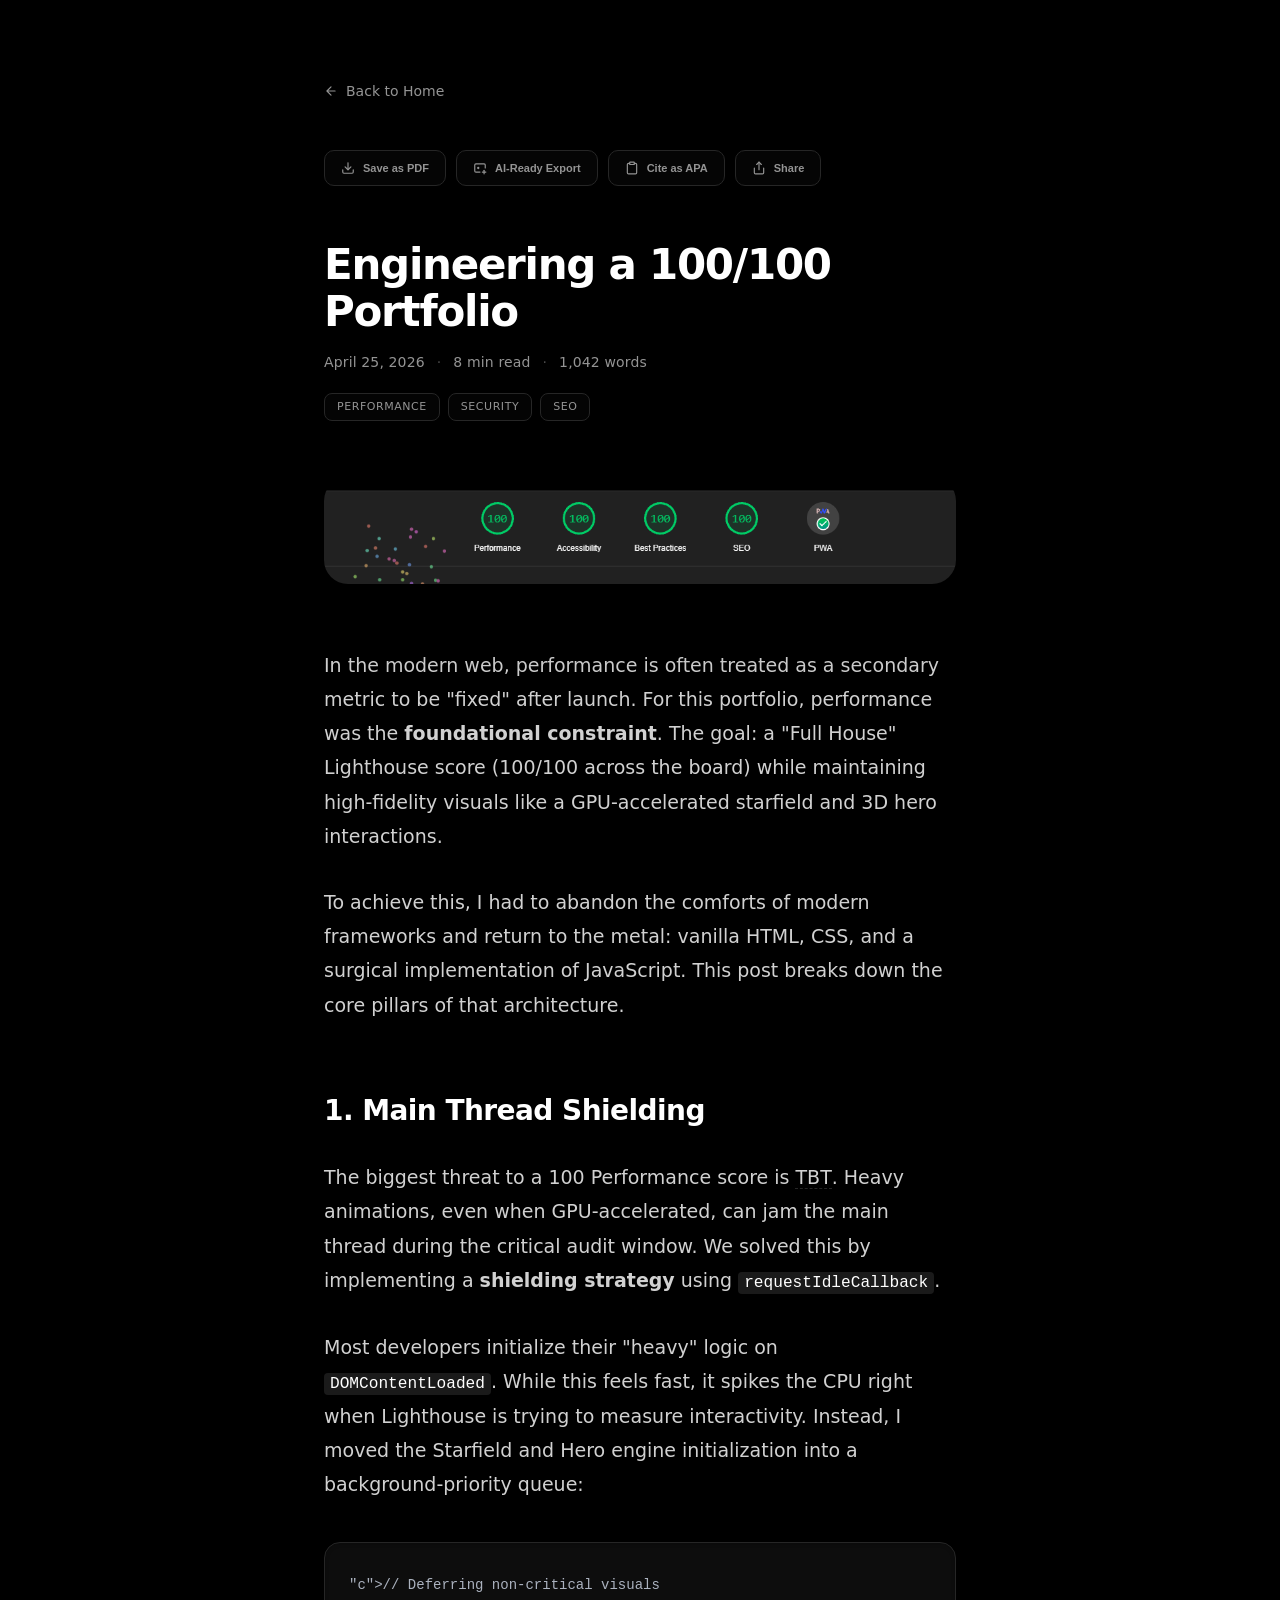
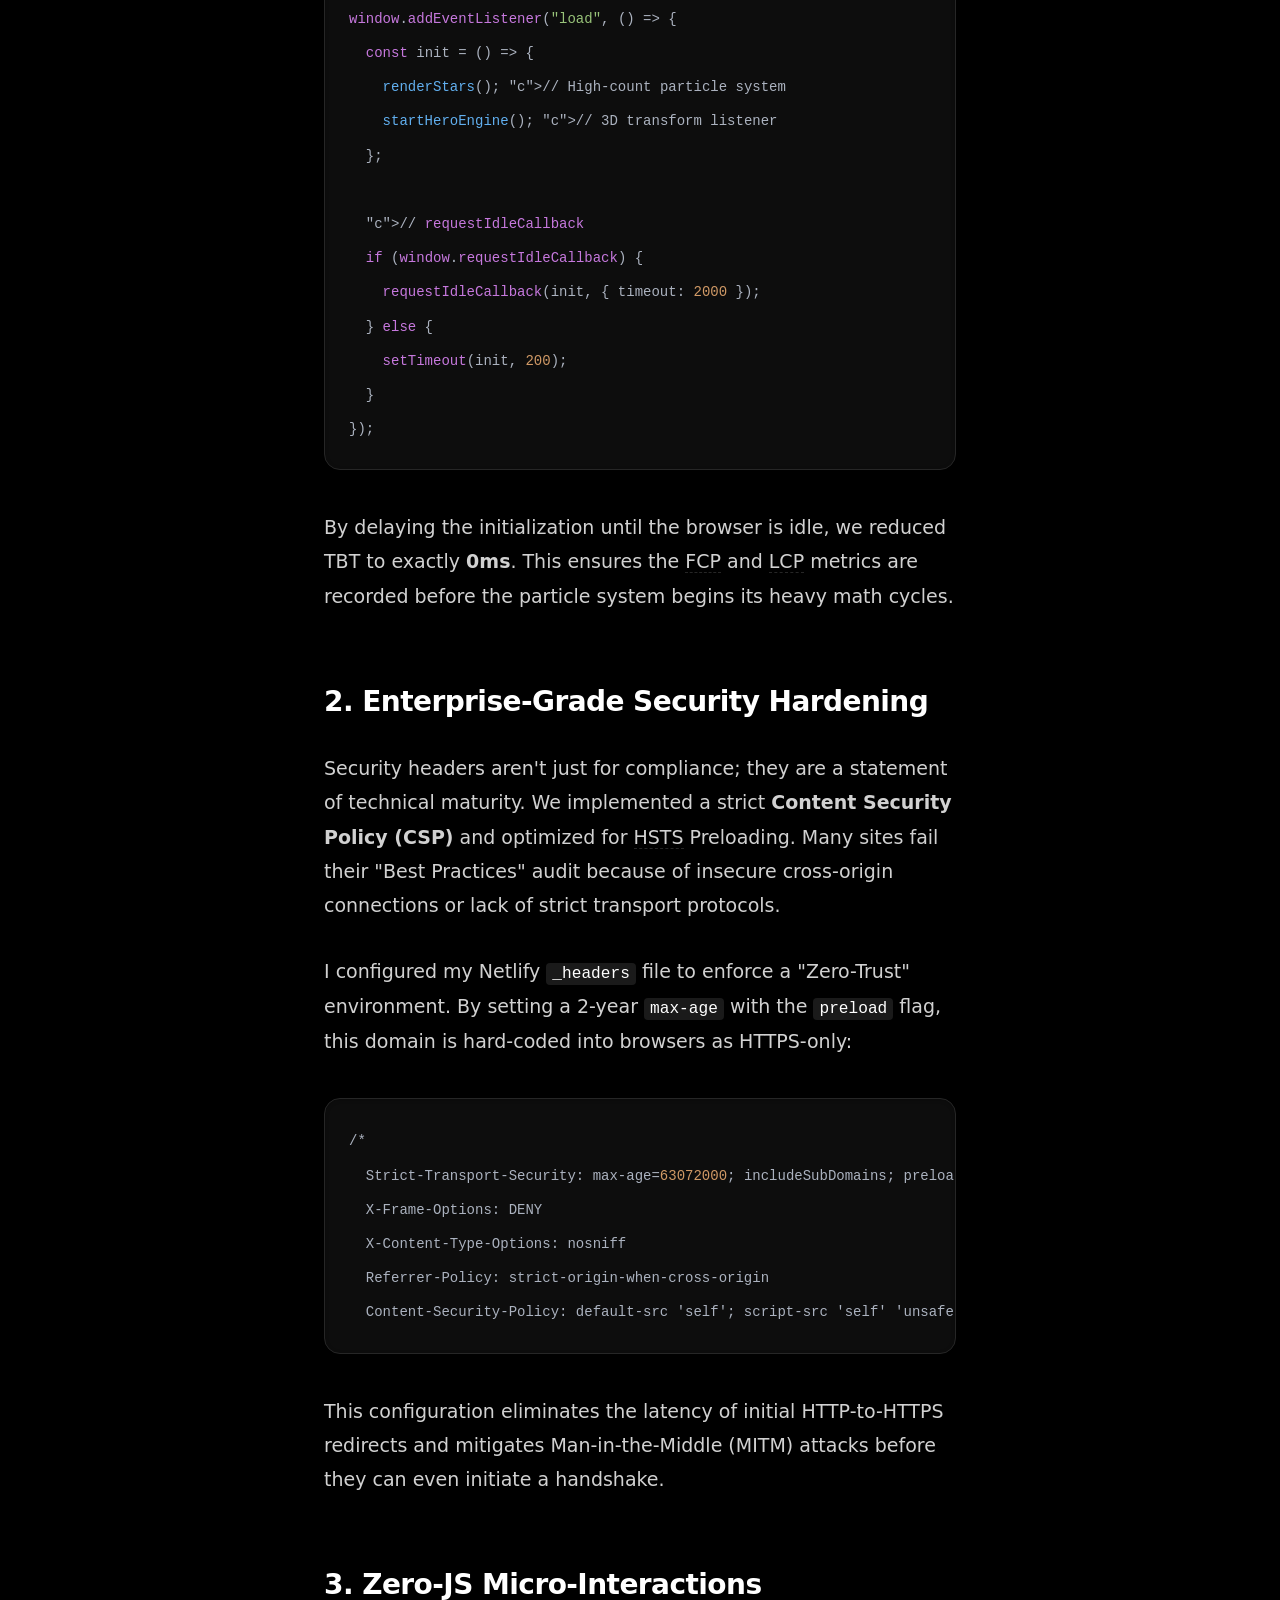
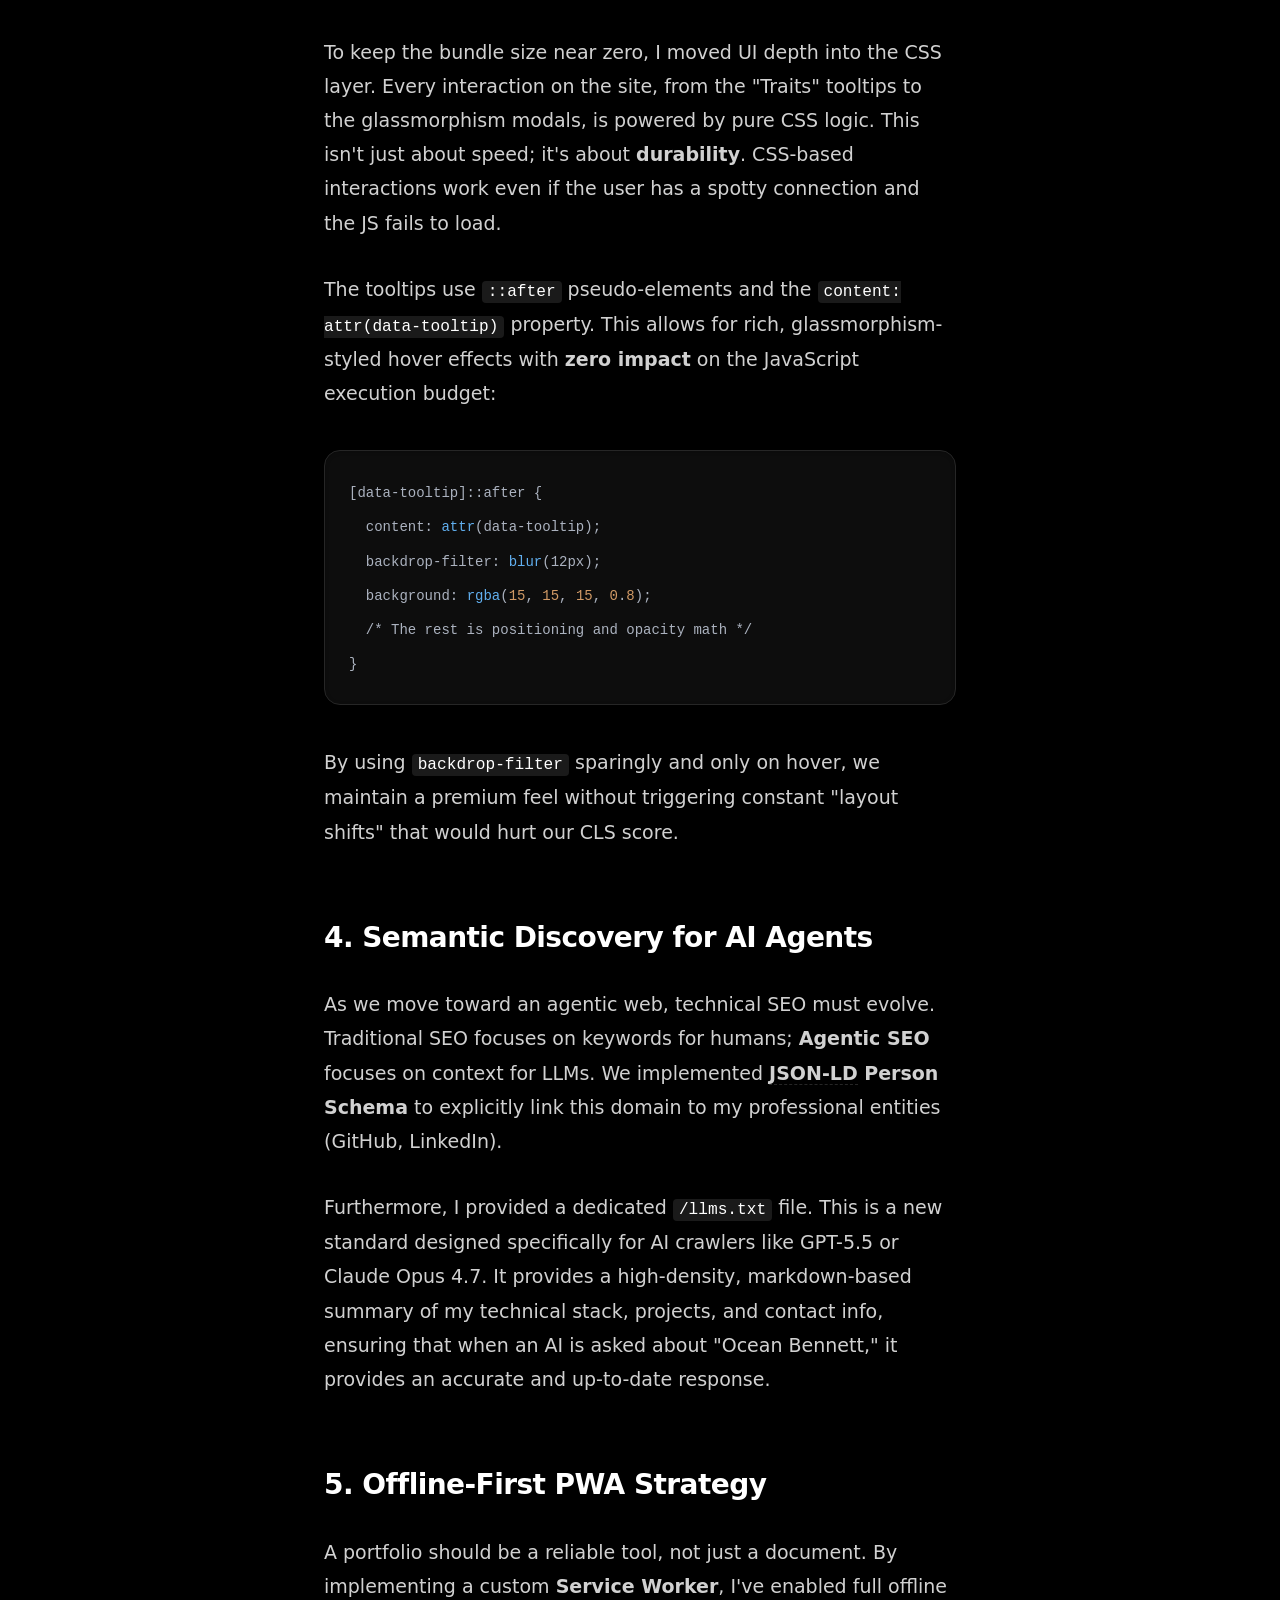
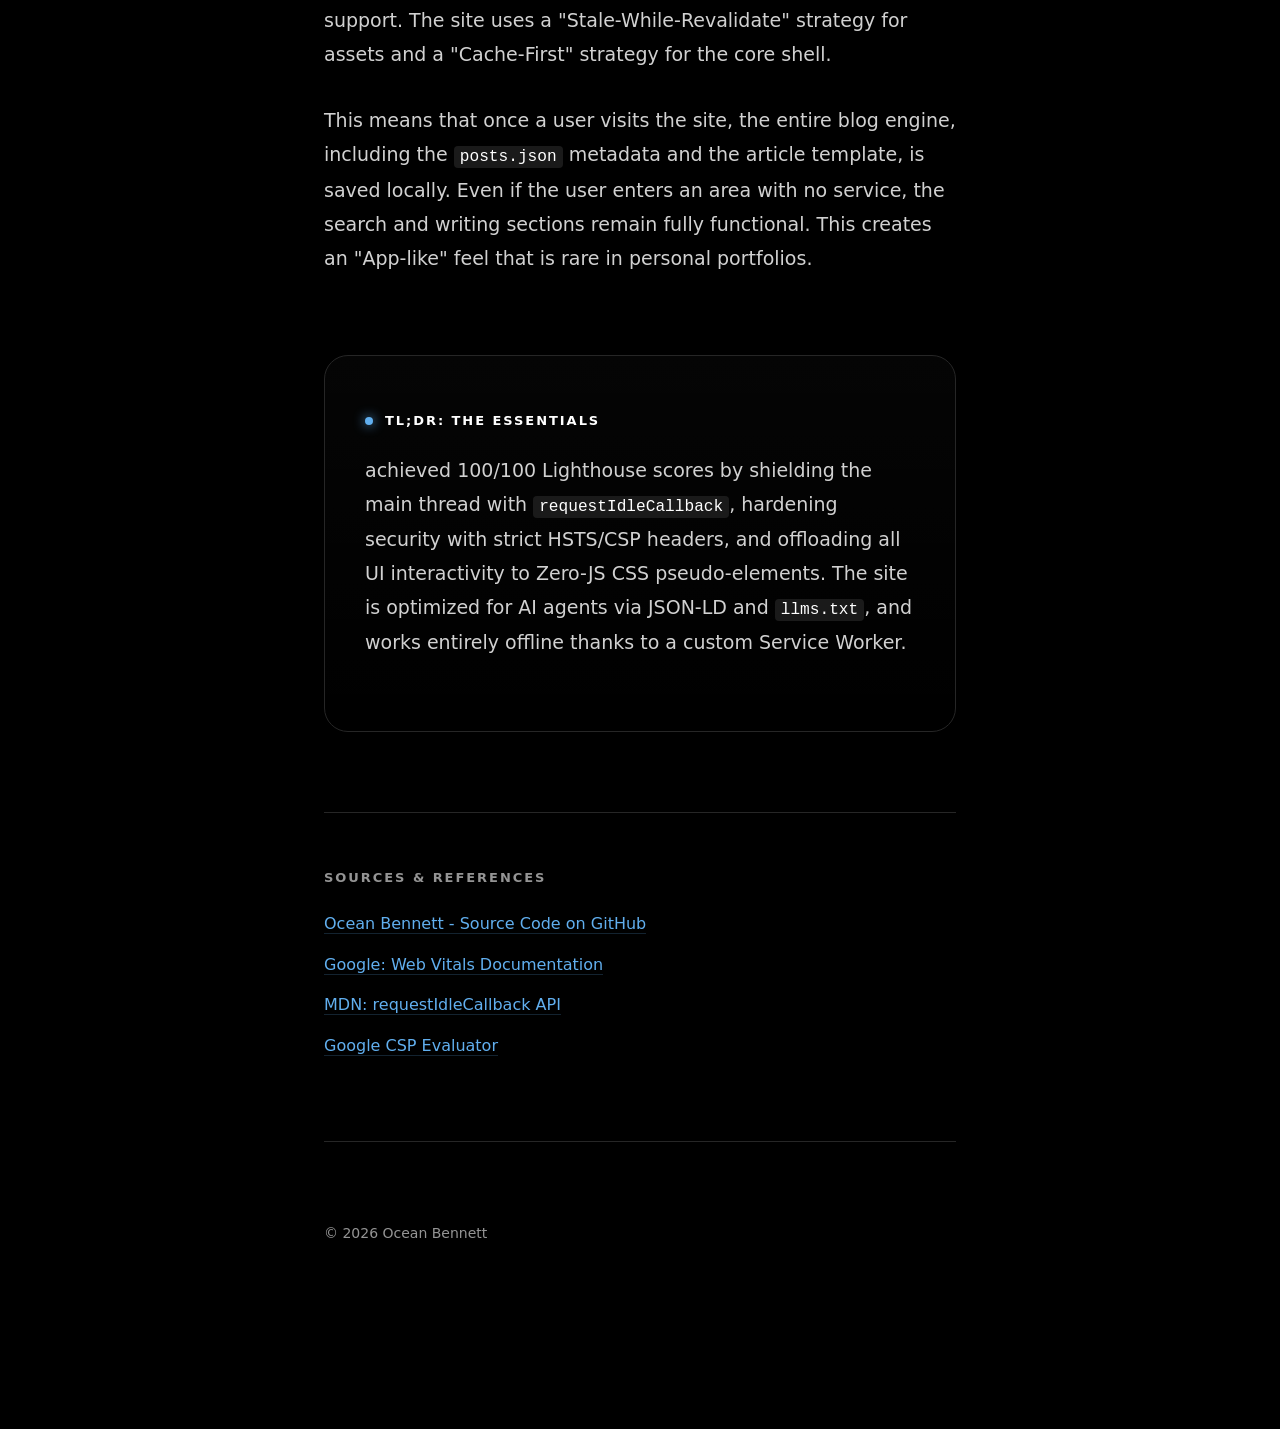
<file: blog/how-i-built-this/index.html>
<!doctype html><html lang="en"><head><meta charset="utf-8"/><meta name="viewport" content="width=device-width,initial-scale=1"/><title>Engineering a 100/100 Portfolio — Ocean Bennett</title><meta name="description" content="A deep technical dive into achieving zero blocking time, enterprise security hardening, and agentic SEO with a vanilla HTML/CSS architecture."/><meta name="keywords" content="Performance, Security, SEO, Lighthouse, Web Vitals, Portfolio, Rust, Python, TypeScript"/><link rel="canonical" href="https://oceanbennett.com/blog/how-i-built-this/"/><link rel="icon" href="/favicon.ico" sizes="any"/><link rel="icon" type="image/svg+xml" href="/favicon.svg"/><link rel="apple-touch-icon" sizes="180x180" href="/apple-touch-icon.png"/><link rel="manifest" href="/site.webmanifest"/><meta property="og:type" content="article"/><meta property="og:title" content="Engineering a 100/100 Portfolio — Ocean Bennett"/><meta property="og:description" content="A deep technical dive into achieving zero blocking time, enterprise security hardening, and agentic SEO with a vanilla HTML/CSS architecture."/><meta property="og:url" content="https://oceanbennett.com/blog/how-i-built-this/"/><meta property="og:image" content="https://oceanbennett.com/blog/how-i-built-this/img/hero.webp"/><meta name="twitter:card" content="summary_large_image"/><meta name="twitter:site" content="@oceanbennett"/><meta name="twitter:title" content="Engineering a 100/100 Portfolio — Ocean Bennett"/><meta name="twitter:image" content="https://oceanbennett.com/blog/how-i-built-this/img/hero.webp"/><script type="application/ld+json">{"@context":"https://schema.org","@type":"BlogPosting","headline":"Engineering a 100/100 Portfolio","description":"A deep technical dive into achieving zero blocking time, enterprise security hardening, and agentic SEO with a vanilla HTML/CSS architecture.","image":"https://oceanbennett.com/blog/how-i-built-this/img/hero.webp","datePublished":"2026-04-25","author":{"@type":"Person","name":"Ocean Bennett","url":"https://oceanbennett.com/"},"publisher":{"@type":"Person","name":"Ocean Bennett","url":"https://oceanbennett.com/"},"mainEntityOfPage":{"@type":"WebPage","@id":"https://oceanbennett.com/blog/how-i-built-this/"}}</script><style>
:root{--bg:#000;--fg:#fff;--dim:#949494;--line:#1a1a1a;--line-2:#262626;--accent:#61afef}*{box-sizing:border-box}body,html{margin:0;padding:0;background:var(--bg);color:var(--fg)}html{scrollbar-width:thin;scrollbar-color:#2a2a2a #000;scroll-behavior:smooth}::-webkit-scrollbar{width:10px;height:10px}::-webkit-scrollbar-track{background:#000}::-webkit-scrollbar-thumb{background:#1f1f1f;border-radius:999px;border:2px solid #000}body{font-family:"Inter",-apple-system,system-ui,sans-serif;-webkit-font-smoothing:antialiased;line-height:1.6;font-feature-settings:"ss01","cv11"}#progress-bar{position:fixed;top:0;left:0;width:0%;height:2px;background:#fff;z-index:9999;transition:width 100ms ease;box-shadow:0 0 12px rgba(255,255,255,0.5),0 0 4px rgba(255,255,255,0.8)}main{max-width:680px;margin:0 auto;padding:80px 24px 120px}.back{display:inline-flex;align-items:center;gap:8px;color:var(--dim);text-decoration:none;font-size:14px;margin-bottom:48px;transition:all 200ms ease;font-weight:500}.back:hover{color:var(--fg);transform:translateX(-4px)}header{margin-bottom:56px}h1{font-size:42px;letter-spacing:-.03em;line-height:1.1;margin-bottom:16px;font-weight:600}.meta{font-size:14px;color:var(--dim);display:flex;gap:12px;align-items:center;margin-top:12px;letter-spacing:0.01em;font-weight:500}.meta span:not(:last-child)::after{content:"\00B7";margin-left:12px;opacity:0.5}.post-tags{display:flex;gap:8px;margin-top:20px}.post-tag{font-size:11px;text-transform:uppercase;letter-spacing:.05em;color:var(--dim);border:1px solid var(--line-2);padding:4px 12px;border-radius:8px;background:rgba(255,255,255,.015);transition:all 200ms ease}.post-tag:hover{border-color:var(--dim);color:var(--fg)}.post-hero{width:100%;height:auto;max-height:480px;object-fit:cover;border-radius:24px;margin-bottom:64px;background:#0d0d0d;display:block;box-shadow:0 40px 80px -20px rgba(0,0,0,0.6),0 20px 40px -15px rgba(0,0,0,0.4)}article{font-size:19px;color:#d1d1d1;line-height:1.8}article a{color:var(--accent);text-decoration:none;border-bottom:1px solid rgba(97,175,239,0.2);transition:border-color 200ms ease}article a:hover{border-color:var(--accent)}article h2{color:var(--fg);font-size:28px;margin:64px 0 24px;letter-spacing:-.02em;font-weight:600}article p{margin-bottom:32px}article code{font-family:"JetBrains Mono",monospace;background:var(--line);padding:2px 6px;border-radius:4px;font-size:0.85em;color:#fff}article pre{background:#0d0d0d;border:1px solid var(--line-2);padding:24px;border-radius:16px;overflow-x:auto;margin:40px 0;box-shadow:inset 0 1px 4px rgba(0,0,0,0.2)}article pre::-webkit-scrollbar{height:8px}article pre::-webkit-scrollbar-track{background:#0d0d0d}article pre::-webkit-scrollbar-thumb{background:#1f1f1f;border-radius:999px}article pre code{background:transparent;padding:0;font-size:14px;line-height:1.6;color:#abb2bf;font-family:"JetBrains Mono",monospace}.k{color:#c678dd}.s{color:#98c379}.c{color:#5c6370;font-style:italic}.n{color:#d19a66}.f{color:#61afef}[data-tooltip]{position:relative;cursor:help;border-bottom:1px dashed var(--line-2)}[data-tooltip]:has(img){border-bottom:none}[data-tooltip]::after{content:attr(data-tooltip);position:absolute;bottom:calc(100% + 10px);left:0;padding:10px 14px;background:rgba(15,15,15,0.9);backdrop-filter:blur(16px);-webkit-backdrop-filter:blur(16px);border:1px solid rgba(255,255,255,0.1);color:#fff;font-size:12px;border-radius:10px;white-space:nowrap;opacity:0;visibility:hidden;transition:all 0.3s cubic-bezier(0.23,1,0.32,1);transform:translateY(10px);z-index:100;box-shadow:0 20px 40px rgba(0,0,0,0.6);pointer-events:none}[data-tooltip]:hover::after{opacity:1;visibility:visible;transform:translateY(0)}.refs{margin-top:80px;padding-top:40px;border-top:1px solid var(--line-2);font-size:16px}.refs h3{font-size:13px;text-transform:uppercase;letter-spacing:.15em;color:var(--dim);margin-bottom:20px;font-weight:600}.refs ul{list-style:none;padding:0;margin:0}.refs li{margin-bottom:12px}.refs a{color:var(--accent);text-decoration:none;transition:opacity 0.2s}.refs a:hover{opacity:0.8}.tldr{margin:80px 0;padding:40px;background:linear-gradient(180deg,rgba(255,255,255,0.02) 0%,transparent 100%);border:1px solid var(--line-2);border-radius:24px}.tldr h3{font-size:13px;text-transform:uppercase;letter-spacing:.15em;color:var(--fg);margin-bottom:20px;display:flex;align-items:center;gap:12px;font-weight:600}.tldr h3::before{content:"";width:8px;height:8px;background:var(--accent);border-radius:50%;box-shadow:0 0 12px var(--accent)}.scroll-top{position:fixed;bottom:32px;right:32px;width:52px;height:52px;background:rgba(15,15,15,.8);backdrop-filter:blur(12px);border:1px solid var(--line-2);border-radius:50%;color:var(--fg);display:flex;align-items:center;justify-content:center;cursor:pointer;opacity:0;visibility:hidden;transition:all 300ms cubic-bezier(0.23,1,0.32,1);z-index:1000;box-shadow:0 12px 40px rgba(0,0,0,.5)}.scroll-top.visible{opacity:1;visibility:visible;transform:translateY(0)}.scroll-top:hover{border-color:var(--fg);background:rgba(25,25,25,.9);transform:translateY(-4px);box-shadow:0 15px 45px rgba(0,0,0,.6)}.export-row{display:flex;gap:10px;margin-bottom:56px;flex-wrap:wrap}.btn-export{background:rgba(255,255,255,0.02);border:1px solid var(--line-2);color:var(--dim);padding:10px 16px;border-radius:10px;font-size:11px;font-weight:600;cursor:pointer;display:flex;align-items:center;gap:8px;transition:all 200ms ease}.btn-export:hover{border-color:var(--fg);color:var(--fg);background:rgba(255,255,255,0.05);transform:translateY(-1px)}@media print{body{background:#fff;color:#000}main{padding:0;max-width:100%}.back,.scroll-top,.export-row,.post-hero,.refs,footer,#progress-bar{display:none}article{color:#000;font-size:12pt}article pre{background:#f5f5f5;border:1px solid #ddd;color:#000}article code{background:#eee;color:#000}}hr{border:0;border-top:1px solid var(--line-2);margin:80px 0}footer{font-size:14px;color:var(--dim);padding-bottom:60px}
</style></head><body><div id="progress-bar"></div><main><a href="/" class="back"><svg width="14" height="14" viewBox="0 0 24 24" fill="none" stroke="currentColor" stroke-width="2" stroke-linecap="round" stroke-linejoin="round"><path d="M19 12H5M12 19l-7-7 7-7"/></svg> Back to Home</a><div class="export-row"><button class="btn-export" onclick="window.print()"><svg width="14" height="14" viewBox="0 0 24 24" fill="none" stroke="currentColor" stroke-width="2" stroke-linecap="round" stroke-linejoin="round"><path d="M21 15v4a2 2 0 0 1-2 2H5a2 2 0 0 1-2-2v-4"/><polyline points="7 10 12 15 17 10"/><line x1="12" y1="15" x2="12" y2="3"/></svg> Save as PDF</button><button class="btn-export" id="export-ai"><svg width="14" height="14" viewBox="0 0 24 24" fill="none" stroke="currentColor" stroke-width="2" stroke-linecap="round" stroke-linejoin="round"><path d="M21 12V7a2 2 0 0 0-2-2H5a2 2 0 0 0-2 2v10a2 2 0 0 0 2 2h7"/><path d="M16 19h6"/><path d="M19 16v6"/><circle cx="9" cy="12" r="1"/></svg> AI-Ready Export</button><button class="btn-export" id="cite-apa"><svg width="14" height="14" viewBox="0 0 24 24" fill="none" stroke="currentColor" stroke-width="2" stroke-linecap="round" stroke-linejoin="round"><path d="M16 4h2a2 2 0 0 1 2 2v14a2 2 0 0 1-2 2H6a2 2 0 0 1-2-2V6a2 2 0 0 1 2-2h2"/><rect x="8" y="2" width="8" height="4" rx="1" ry="1"/></svg> Cite as APA</button><button class="btn-export" id="share-post"><svg width="14" height="14" viewBox="0 0 24 24" fill="none" stroke="currentColor" stroke-width="2" stroke-linecap="round" stroke-linejoin="round"><path d="M4 12v8a2 2 0 0 0 2 2h12a2 2 0 0 0 2-2v-8"/><polyline points="16 6 12 2 8 6"/><line x1="12" y1="2" x2="12" y2="15"/></svg> Share</button></div><header><h1>Engineering a 100/100 Portfolio</h1><div class="meta"><span>April 25, 2026</span><span>8 min read</span><span>1,042 words</span></div><div class="post-tags"><span class="post-tag">Performance</span><span class="post-tag">Security</span><span class="post-tag">SEO</span></div></header><div data-tooltip="Verified 100/100 Lighthouse performance metrics."><img src="img/hero.webp" class="post-hero" alt="Lighthouse audit showing 100 scores across Performance, Accessibility, Best Practices, and SEO" loading="eager" width="1200" height="675"/></div><article id="post-content">
<p>In the modern web, performance is often treated as a secondary metric to be "fixed" after launch. For this portfolio, performance was the <b>foundational constraint</b>. The goal: a "Full House" Lighthouse score (100/100 across the board) while maintaining high-fidelity visuals like a GPU-accelerated starfield and 3D hero interactions.</p>

<p>To achieve this, I had to abandon the comforts of modern frameworks and return to the metal: vanilla HTML, CSS, and a surgical implementation of JavaScript. This post breaks down the core pillars of that architecture.</p>

<h2>1. Main Thread Shielding</h2>
<p>The biggest threat to a 100 Performance score is <span data-tooltip="Total Blocking Time: How long the main thread is jammed during load.">TBT</span>. Heavy animations, even when GPU-accelerated, can jam the main thread during the critical audit window. We solved this by implementing a <b>shielding strategy</b> using <code>requestIdleCallback</code>.</p>

<p>Most developers initialize their "heavy" logic on <code>DOMContentLoaded</code>. While this feels fast, it spikes the CPU right when Lighthouse is trying to measure interactivity. Instead, I moved the Starfield and Hero engine initialization into a background-priority queue:</p>

<pre><code>// Deferring non-critical visuals
window.addEventListener("load", () => {
  const init = () => {
    renderStars(); // High-count particle system
    startHeroEngine(); // 3D transform listener
  };

  // <span data-tooltip="Wait for the browser to be bored before starting heavy work.">requestIdleCallback</span>
  if (window.requestIdleCallback) {
    requestIdleCallback(init, { timeout: 2000 });
  } else {
    setTimeout(init, 200);
  }
});</code></pre>

<p>By delaying the initialization until the browser is idle, we reduced TBT to exactly <b>0ms</b>. This ensures the <span data-tooltip="First Contentful Paint: When the first piece of text or image appears.">FCP</span> and <span data-tooltip="Largest Contentful Paint: When the main content of the page is fully visible.">LCP</span> metrics are recorded before the particle system begins its heavy math cycles.</p>

<h2>2. Enterprise-Grade Security Hardening</h2>
<p>Security headers aren't just for compliance; they are a statement of technical maturity. We implemented a strict <b>Content Security Policy (CSP)</b> and optimized for <span data-tooltip="HTTP Strict Transport Security: Force browsers to use HTTPS only.">HSTS</span> Preloading. Many sites fail their "Best Practices" audit because of insecure cross-origin connections or lack of strict transport protocols.</p>

<p>I configured my Netlify <code>_headers</code> file to enforce a "Zero-Trust" environment. By setting a 2-year <code>max-age</code> with the <code>preload</code> flag, this domain is hard-coded into browsers as HTTPS-only:</p>

<pre><code>/*
  Strict-Transport-Security: max-age=63072000; includeSubDomains; preload
  X-Frame-Options: DENY
  X-Content-Type-Options: nosniff
  Referrer-Policy: strict-origin-when-cross-origin
  Content-Security-Policy: default-src 'self'; script-src 'self' 'unsafe-inline'; style-src 'self' 'unsafe-inline' fonts.googleapis.com; font-src 'self' fonts.gstatic.com; img-src 'self' data:;</code></pre>

<p>This configuration eliminates the latency of initial HTTP-to-HTTPS redirects and mitigates Man-in-the-Middle (MITM) attacks before they can even initiate a handshake.</p>

<h2>3. Zero-JS Micro-Interactions</h2>
<p>To keep the bundle size near zero, I moved UI depth into the CSS layer. Every interaction on the site, from the "Traits" tooltips to the glassmorphism modals, is powered by pure CSS logic. This isn't just about speed; it's about <b>durability</b>. CSS-based interactions work even if the user has a spotty connection and the JS fails to load.</p>

<p>The tooltips use <code>::after</code> pseudo-elements and the <code>content: attr(data-tooltip)</code> property. This allows for rich, glassmorphism-styled hover effects with <b>zero impact</b> on the JavaScript execution budget:</p>

<pre><code>[data-tooltip]::after {
  content: attr(data-tooltip);
  backdrop-filter: blur(12px);
  background: rgba(15, 15, 15, 0.8);
  /* The rest is positioning and opacity math */
}</code></pre>

<p>By using <code>backdrop-filter</code> sparingly and only on hover, we maintain a premium feel without triggering constant "layout shifts" that would hurt our CLS score.</p>

<h2>4. Semantic Discovery for AI Agents</h2>
<p>As we move toward an agentic web, technical SEO must evolve. Traditional SEO focuses on keywords for humans; <b>Agentic SEO</b> focuses on context for LLMs. We implemented <b><span data-tooltip="Standardized code to help Google understand who you are.">JSON-LD</span> Person Schema</b> to explicitly link this domain to my professional entities (GitHub, LinkedIn).</p>

<p>Furthermore, I provided a dedicated <code>/llms.txt</code> file. This is a new standard designed specifically for AI crawlers like GPT-5.5 or Claude Opus 4.7. It provides a high-density, markdown-based summary of my technical stack, projects, and contact info, ensuring that when an AI is asked about "Ocean Bennett," it provides an accurate and up-to-date response.</p>

<h2>5. Offline-First PWA Strategy</h2>
<p>A portfolio should be a reliable tool, not just a document. By implementing a custom <b>Service Worker</b>, I've enabled full offline support. The site uses a "Stale-While-Revalidate" strategy for assets and a "Cache-First" strategy for the core shell.</p>

<p>This means that once a user visits the site, the entire blog engine, including the <code>posts.json</code> metadata and the article template, is saved locally. Even if the user enters an area with no service, the search and writing sections remain fully functional. This creates an "App-like" feel that is rare in personal portfolios.</p>

<section class="tldr">
<h3>TL;DR: The Essentials</h3>
<p> achieved 100/100 Lighthouse scores by shielding the main thread with <code>requestIdleCallback</code>, hardening security with strict HSTS/CSP headers, and offloading all UI interactivity to Zero-JS CSS pseudo-elements. The site is optimized for AI agents via JSON-LD and <code>llms.txt</code>, and works entirely offline thanks to a custom Service Worker.</p>
</section>

<section class="refs">
<h3>Sources & References</h3>
<ul>
<li><a href="https://github.com/undergroundrap/ocean-bennett" target="_blank" rel="noopener">Ocean Bennett - Source Code on GitHub</a></li>
<li><a href="https://web.dev/vitals/" target="_blank" rel="noopener">Google: Web Vitals Documentation</a></li>
<li><a href="https://developer.mozilla.org/en-US/docs/Web/API/Window/requestIdleCallback" target="_blank" rel="noopener">MDN: requestIdleCallback API</a></li>
<li><a href="https://csp-evaluator.withgoogle.com/" target="_blank" rel="noopener">Google CSP Evaluator</a></li>
</ul>
</section>
</article><footer><hr/><p>&copy; 2026 Ocean Bennett</p></footer></main><button class="scroll-top" id="scroll-top" aria-label="Scroll to top"><svg width="20" height="20" viewBox="0 0 24 24" fill="none" stroke="currentColor" stroke-width="2.5" stroke-linecap="round" stroke-linejoin="round"><path d="m18 15-6-6-6 6"/></svg></button><script>
 (()=>{const h=c=>c.replace(/(\/\/.*)/g,'<span class="c">$1</span>').replace(/("(?:[^"\\]|\\.)*")/g,'<span class="s">$1</span>').replace(/\b(const|let|var|function|return|if|else|for|while|await|async|try|catch|export|import|from|window|navigator|addEventListener|requestIdleCallback|setTimeout)\b/g,'<span class="k">$1</span>').replace(/\b(\d+)\b/g,'<span class="n">$1</span>').replace(/\b([a-zA-Z_]\w*)(?=\()/g,'<span class="f">$1</span>');document.querySelectorAll("pre code").forEach(b=>b.innerHTML=h(b.textContent))})();
 (()=>{const b=document.getElementById("scroll-top");if(!b)return;window.addEventListener("scroll",()=>{if(window.scrollY>400){b.classList.add("visible")}else{b.classList.remove("visible")}});b.addEventListener("click",()=>{window.scrollTo({top:0,behavior:"smooth"})})})();
 (()=>{const p=document.getElementById("progress-bar");if(!p)return;window.addEventListener("scroll",()=>{const s=window.scrollY,d=document.documentElement.scrollHeight-window.innerHeight,h=(s/d)*100;p.style.width=h+"%"})})();
 (()=>{const b=document.getElementById("export-ai");if(!b)return;b.addEventListener("click",()=>{const t=document.querySelector("h1").innerText,m=document.querySelector(".meta").innerText,c=document.getElementById("post-content").innerText,f=`# ${t}\n\n${m}\n\n---\n\n${c}\n\n---\nExported from oceanbennett.com`,s=new Blob([f],{type:"text/markdown"}),u=URL.createObjectURL(s),a=document.createElement("a");a.href=u;a.download=`${t.toLowerCase().replace(/\s+/g,"-")}.md`;a.click();URL.revokeObjectURL(u)})})();
 (()=>{const b=document.getElementById("cite-apa");if(!b)return;b.addEventListener("click",()=>{const t=document.querySelector("h1").innerText,d=document.querySelector(".meta span").innerText,u=window.location.href,c=`Bennett, O. (${d.split("-").join(", ")}). ${t}. Ocean Bennett Technical Blog. ${u}`;navigator.clipboard.writeText(c).then(()=>{const o=b.innerHTML;b.innerText="Copied!";setTimeout(()=>b.innerHTML=o,2000)})})})();
 (()=>{const b=document.getElementById("share-post");if(!b)return;b.addEventListener("click",async()=>{const t=document.querySelector("h1").innerText,u=window.location.href;if(navigator.share){try{await navigator.share({title:t,url:u})}catch(e){}}else{navigator.clipboard.writeText(u);const o=b.innerHTML;b.innerText="Link Copied!";setTimeout(()=>b.innerHTML=o,2000)}})})();
</script></body></html>
</file>
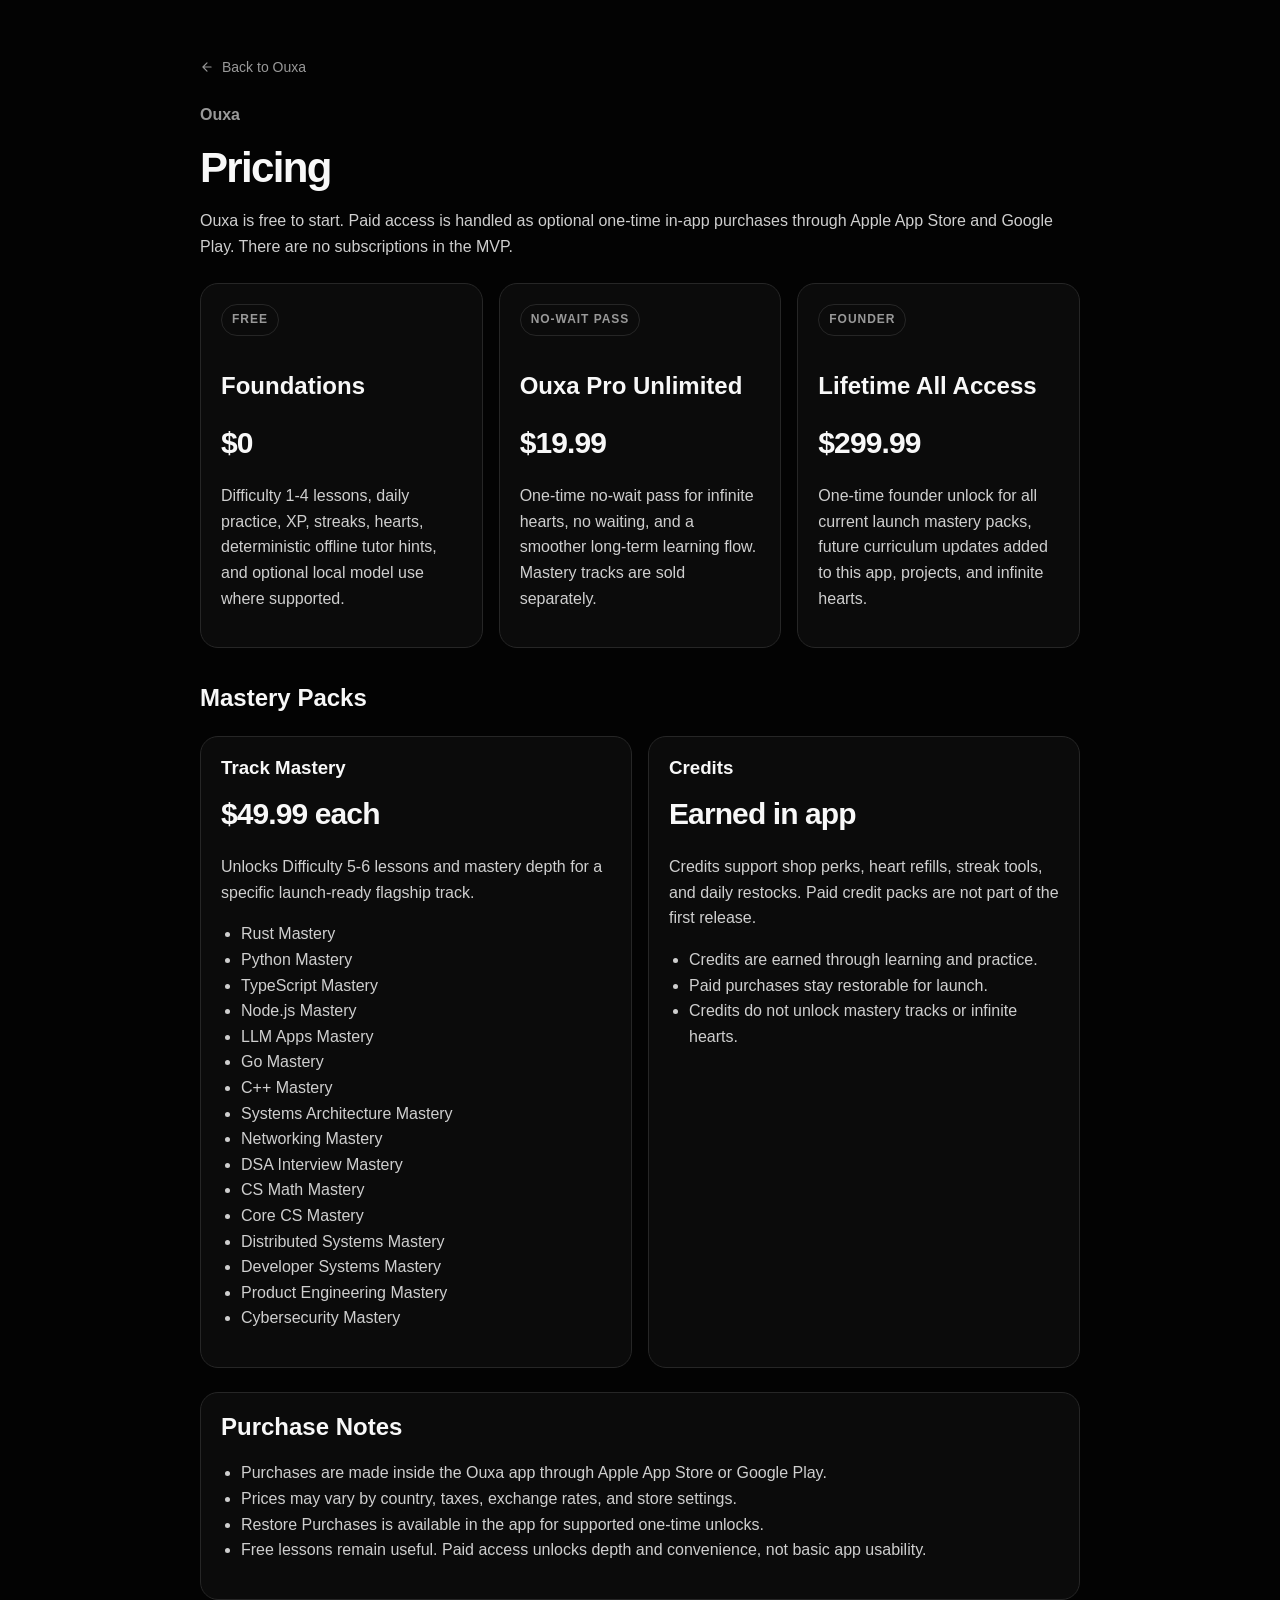
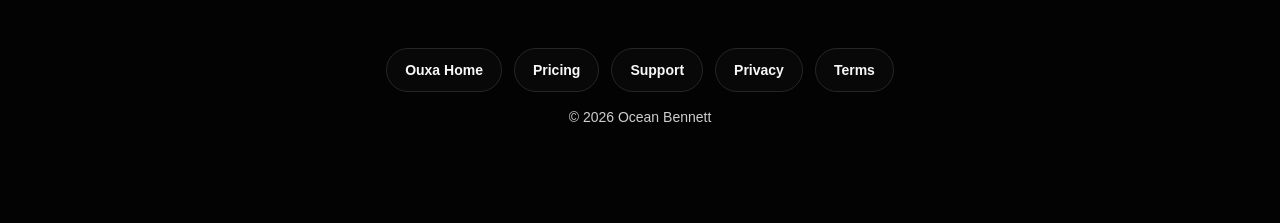
<file: ouxa/pricing/index.html>
<!doctype html>
<html lang="en">
  <head>
    <meta charset="utf-8" />
    <meta name="viewport" content="width=device-width, initial-scale=1" />
    <title>Ouxa Pricing | Ocean Bennett</title>
    <meta name="description" content="Pricing for Ouxa, a local-first programming learning app by Ocean Bennett. Free foundations, optional one-time unlocks, and no subscriptions." />
    <link rel="canonical" href="https://oceanbennett.com/ouxa/pricing/" />
    <style>
      :root {
        color-scheme: dark;
        --bg: #030303;
        --card: #0b0b0b;
        --text: #f8f8f8;
        --muted: #cfcfcf;
        --dim: #999999;
        --border: #262626;
      }
      * { box-sizing: border-box; }
      body {
        margin: 0;
        background: var(--bg);
        color: var(--text);
        font-family: -apple-system, BlinkMacSystemFont, "Segoe UI", sans-serif;
        line-height: 1.6;
      }
      html {
        scrollbar-width: thin;
        scrollbar-color: #2a2a2a var(--bg);
        scroll-behavior: smooth;
      }
      ::-webkit-scrollbar { width: 10px; height: 10px; }
      ::-webkit-scrollbar-track { background: var(--bg); }
      ::-webkit-scrollbar-thumb { background: #1f1f1f; border-radius: 999px; border: 2px solid var(--bg); }
      footer { font-size: 14px; color: var(--dim); text-align: center; }
      main {
        max-width: 920px;
        margin: 0 auto;
        padding: 56px 20px 80px;
      }
      h1, h2, h3 { line-height: 1.15; }
      h1 { font-size: 42px; margin: 0 0 8px; letter-spacing: -0.04em; }
      h2 { margin-top: 36px; }
      h3 { margin: 0 0 6px; }
      p, li { color: var(--muted); }
      a { color: #fff; }
      .meta { color: var(--dim); font-weight: 700; }
      .grid {
        display: grid;
        grid-template-columns: repeat(auto-fit, minmax(250px, 1fr));
        gap: 16px;
        margin-top: 24px;
      }
      .panel {
        background: var(--card);
        border: 1px solid var(--border);
        border-radius: 18px;
        padding: 20px;
      }
      section.panel {
        margin-top: 24px;
      }
      .price {
        color: var(--text);
        font-size: 30px;
        font-weight: 900;
        letter-spacing: -0.03em;
        margin: 12px 0;
      }
      .badge {
        display: inline-block;
        border: 1px solid var(--border);
        border-radius: 999px;
        color: var(--dim);
        font-size: 12px;
        font-weight: 800;
        letter-spacing: 0.08em;
        padding: 5px 10px;
        text-transform: uppercase;
      }
      .panel > h2:first-child,
      .panel > h3:first-child {
        margin-top: 0;
      }
      .button-group {
        display: flex;
        flex-wrap: wrap;
        gap: 12px;
        margin-top: 24px;
      }
      .button {
        display: inline-flex;
        align-items: center;
        justify-content: center;
        background: rgba(255,255,255,0.02);
        color: var(--text);
        border: 1px solid var(--border);
        border-radius: 999px;
        padding: 10px 18px;
        text-decoration: none;
        font-weight: 600;
        font-size: 14px;
        transition: all 200ms ease;
      }
      .button:hover {
        border-color: var(--text);
        background: rgba(255,255,255,0.05);
        transform: translateY(-1px);
      }
      .back {
        display: inline-flex;
        align-items: center;
        gap: 8px;
        color: var(--dim);
        text-decoration: none;
        font-size: 14px;
        margin-bottom: 24px;
        transition: all 200ms ease;
        font-weight: 500;
      }
      .back:hover {
        color: var(--text);
        transform: translateX(-4px);
      }
      .note {
        color: var(--dim);
        font-size: 14px;
        margin-top: 28px;
      }
      ul { padding-left: 20px; }
    </style>
  </head>
  <body>
    <main>
      <a href="/ouxa/" class="back"><svg width="14" height="14" viewBox="0 0 24 24" fill="none" stroke="currentColor" stroke-width="2" stroke-linecap="round" stroke-linejoin="round"><path d="M19 12H5M12 19l-7-7 7-7"/></svg> Back to Ouxa</a>
      <p class="meta" style="margin-top: 0;">Ouxa</p>
      <h1>Pricing</h1>
      <p>Ouxa is free to start. Paid access is handled as optional one-time in-app purchases through Apple App Store and Google Play. There are no subscriptions in the MVP.</p>

      <section class="grid" aria-label="Pricing options">
        <article class="panel">
          <span class="badge">Free</span>
          <h2>Foundations</h2>
          <p class="price">$0</p>
          <p>Difficulty 1-4 lessons, daily practice, XP, streaks, hearts, deterministic offline tutor hints, and optional local model use where supported.</p>
        </article>

        <article class="panel">
          <span class="badge">No-wait pass</span>
          <h2>Ouxa Pro Unlimited</h2>
          <p class="price">$19.99</p>
          <p>One-time no-wait pass for infinite hearts, no waiting, and a smoother long-term learning flow. Mastery tracks are sold separately.</p>
        </article>

        <article class="panel">
          <span class="badge">Founder</span>
          <h2>Lifetime All Access</h2>
          <p class="price">$299.99</p>
          <p>One-time founder unlock for all current launch mastery packs, future curriculum updates added to this app, projects, and infinite hearts.</p>
        </article>
      </section>

      <section>
        <h2>Mastery Packs</h2>
        <div class="grid">
          <article class="panel">
            <h3>Track Mastery</h3>
            <p class="price">$49.99 each</p>
            <p>Unlocks Difficulty 5-6 lessons and mastery depth for a specific launch-ready flagship track.</p>
            <ul>
              <li>Rust Mastery</li>
              <li>Python Mastery</li>
              <li>TypeScript Mastery</li>
              <li>Node.js Mastery</li>
              <li>LLM Apps Mastery</li>
              <li>Go Mastery</li>
              <li>C++ Mastery</li>
              <li>Systems Architecture Mastery</li>
              <li>Networking Mastery</li>
              <li>DSA Interview Mastery</li>
              <li>CS Math Mastery</li>
              <li>Core CS Mastery</li>
              <li>Distributed Systems Mastery</li>
              <li>Developer Systems Mastery</li>
              <li>Product Engineering Mastery</li>
              <li>Cybersecurity Mastery</li>
            </ul>
          </article>

          <article class="panel">
            <h3>Credits</h3>
            <p class="price">Earned in app</p>
            <p>Credits support shop perks, heart refills, streak tools, and daily restocks. Paid credit packs are not part of the first release.</p>
            <ul>
              <li>Credits are earned through learning and practice.</li>
              <li>Paid purchases stay restorable for launch.</li>
              <li>Credits do not unlock mastery tracks or infinite hearts.</li>
            </ul>
          </article>
        </div>
      </section>

      <section class="panel">
        <h2>Purchase Notes</h2>
        <ul>
          <li>Purchases are made inside the Ouxa app through Apple App Store or Google Play.</li>
          <li>Prices may vary by country, taxes, exchange rates, and store settings.</li>
          <li>Restore Purchases is available in the app for supported one-time unlocks.</li>
          <li>Free lessons remain useful. Paid access unlocks depth and convenience, not basic app usability.</li>
        </ul>
      </section>
      <nav class="button-group" style="justify-content: center; margin-top: 48px;">
        <a class="button" href="/ouxa/">Ouxa Home</a>
        <a class="button" href="/ouxa/pricing/">Pricing</a>
        <a class="button" href="/ouxa/support/">Support</a>
        <a class="button" href="/ouxa/privacy/">Privacy</a>
        <a class="button" href="/ouxa/terms/">Terms</a>
      </nav>
      <footer>
        <p>&copy; 2026 Ocean Bennett</p>
      </footer>
    </main>
  </body>
</html>
</file>
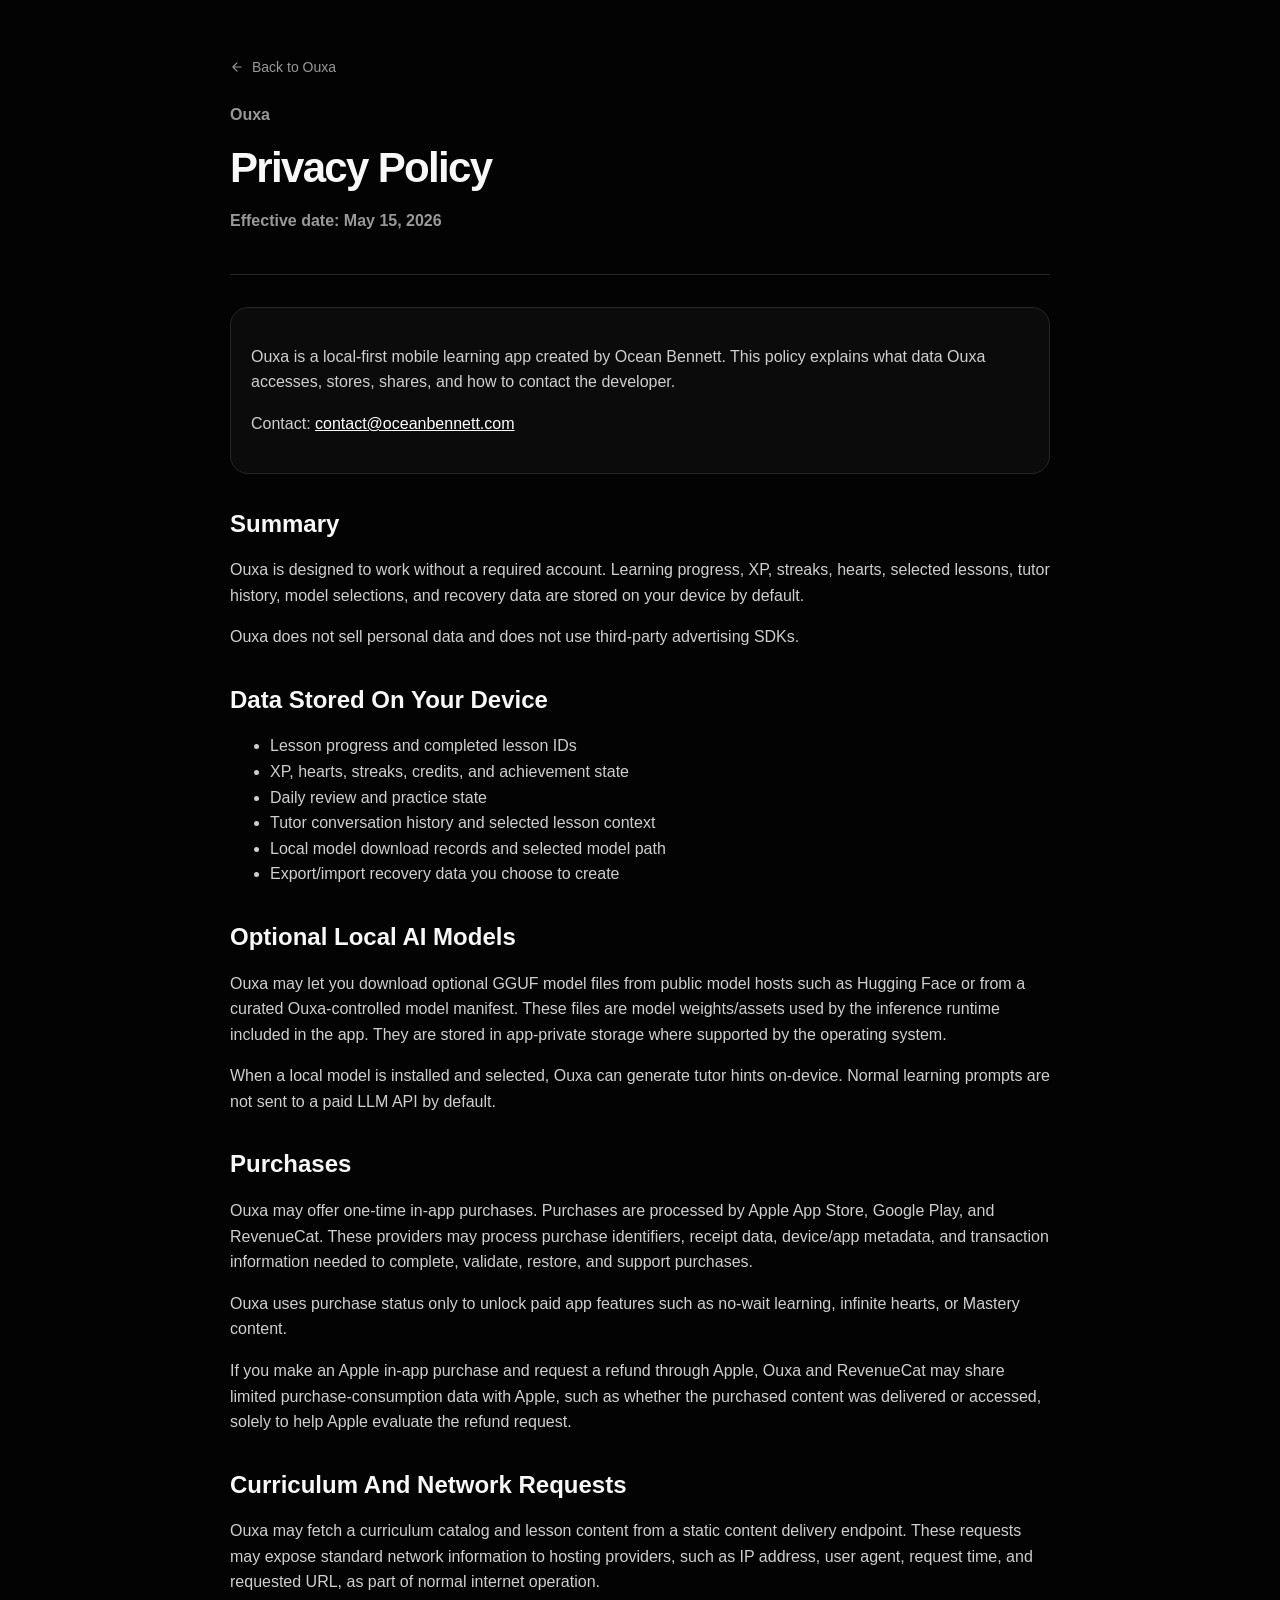
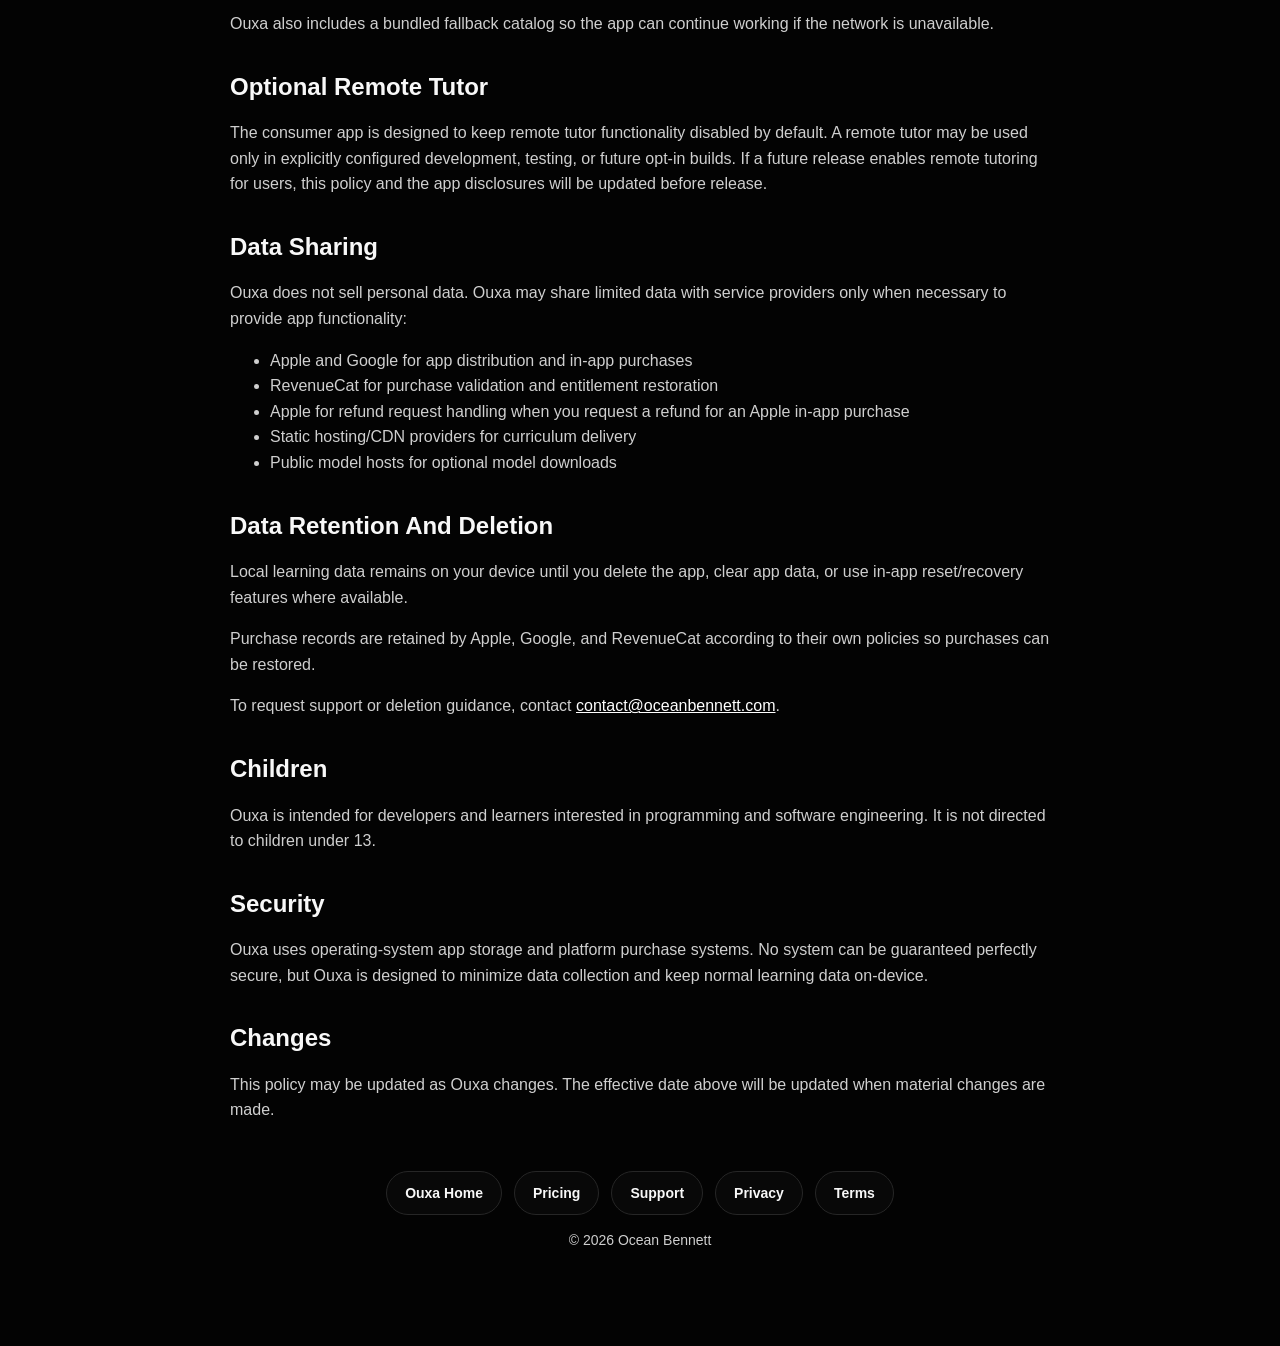
<file: ouxa/privacy/index.html>
<!doctype html>
<html lang="en">
  <head>
    <meta charset="utf-8" />
    <meta name="viewport" content="width=device-width, initial-scale=1" />
    <title>Ouxa Privacy Policy | Ocean Bennett</title>
    <meta name="description" content="Privacy policy for Ouxa, a local-first programming learning app by Ocean Bennett." />
    <link rel="canonical" href="https://oceanbennett.com/ouxa/privacy/" />
    <style>
      :root {
        color-scheme: dark;
        --bg: #030303;
        --card: #0b0b0b;
        --text: #f8f8f8;
        --muted: #cfcfcf;
        --dim: #999999;
        --border: #262626;
      }
      * { box-sizing: border-box; }
      body {
        margin: 0;
        background: var(--bg);
        color: var(--text);
        font-family: -apple-system, BlinkMacSystemFont, "Segoe UI", sans-serif;
        line-height: 1.6;
      }
      html {
        scrollbar-width: thin;
        scrollbar-color: #2a2a2a var(--bg);
        scroll-behavior: smooth;
      }
      ::-webkit-scrollbar { width: 10px; height: 10px; }
      ::-webkit-scrollbar-track { background: var(--bg); }
      ::-webkit-scrollbar-thumb { background: #1f1f1f; border-radius: 999px; border: 2px solid var(--bg); }
      footer { font-size: 14px; color: var(--dim); text-align: center; }
      main {
        max-width: 860px;
        margin: 0 auto;
        padding: 56px 20px 80px;
      }
      header {
        border-bottom: 1px solid var(--border);
        margin-bottom: 32px;
        padding-bottom: 24px;
      }
      h1, h2 { line-height: 1.15; }
      h1 { font-size: 42px; margin: 0 0 8px; letter-spacing: -0.04em; }
      h2 { margin-top: 36px; }
      p, li { color: var(--muted); }
      a { color: #fff; }
      .meta { color: var(--dim); font-weight: 700; }
      .panel {
        background: var(--card);
        border: 1px solid var(--border);
        border-radius: 18px;
        padding: 20px;
      }
      section.panel {
        margin-top: 24px;
      }
      .panel > h2:first-child,
      .panel > h3:first-child {
        margin-top: 0;
      }
      .button-group {
        display: flex;
        flex-wrap: wrap;
        gap: 12px;
        margin-top: 24px;
      }
      .button {
        display: inline-flex;
        align-items: center;
        justify-content: center;
        background: rgba(255,255,255,0.02);
        color: var(--text);
        border: 1px solid var(--border);
        border-radius: 999px;
        padding: 10px 18px;
        text-decoration: none;
        font-weight: 600;
        font-size: 14px;
        transition: all 200ms ease;
      }
      .button:hover {
        border-color: var(--text);
        background: rgba(255,255,255,0.05);
        transform: translateY(-1px);
      }
      .back {
        display: inline-flex;
        align-items: center;
        gap: 8px;
        color: var(--dim);
        text-decoration: none;
        font-size: 14px;
        margin-bottom: 24px;
        transition: all 200ms ease;
        font-weight: 500;
      }
      .back:hover {
        color: var(--text);
        transform: translateX(-4px);
      }
    </style>
  </head>
  <body>
    <main>
      <header>
        <a href="/ouxa/" class="back"><svg width="14" height="14" viewBox="0 0 24 24" fill="none" stroke="currentColor" stroke-width="2" stroke-linecap="round" stroke-linejoin="round"><path d="M19 12H5M12 19l-7-7 7-7"/></svg> Back to Ouxa</a>
        <p class="meta" style="margin-top: 0;">Ouxa</p>
        <h1>Privacy Policy</h1>
        <p class="meta">Effective date: May 15, 2026</p>
      </header>

      <section class="panel">
        <p>Ouxa is a local-first mobile learning app created by Ocean Bennett. This policy explains what data Ouxa accesses, stores, shares, and how to contact the developer.</p>
        <p>Contact: <a href="mailto:contact@oceanbennett.com">contact@oceanbennett.com</a></p>
      </section>

      <h2>Summary</h2>
      <p>Ouxa is designed to work without a required account. Learning progress, XP, streaks, hearts, selected lessons, tutor history, model selections, and recovery data are stored on your device by default.</p>
      <p>Ouxa does not sell personal data and does not use third-party advertising SDKs.</p>

      <h2>Data Stored On Your Device</h2>
      <ul>
        <li>Lesson progress and completed lesson IDs</li>
        <li>XP, hearts, streaks, credits, and achievement state</li>
        <li>Daily review and practice state</li>
        <li>Tutor conversation history and selected lesson context</li>
        <li>Local model download records and selected model path</li>
        <li>Export/import recovery data you choose to create</li>
      </ul>

      <h2>Optional Local AI Models</h2>
      <p>Ouxa may let you download optional GGUF model files from public model hosts such as Hugging Face or from a curated Ouxa-controlled model manifest. These files are model weights/assets used by the inference runtime included in the app. They are stored in app-private storage where supported by the operating system.</p>
      <p>When a local model is installed and selected, Ouxa can generate tutor hints on-device. Normal learning prompts are not sent to a paid LLM API by default.</p>

      <h2>Purchases</h2>
      <p>Ouxa may offer one-time in-app purchases. Purchases are processed by Apple App Store, Google Play, and RevenueCat. These providers may process purchase identifiers, receipt data, device/app metadata, and transaction information needed to complete, validate, restore, and support purchases.</p>
      <p>Ouxa uses purchase status only to unlock paid app features such as no-wait learning, infinite hearts, or Mastery content.</p>
      <p>If you make an Apple in-app purchase and request a refund through Apple, Ouxa and RevenueCat may share limited purchase-consumption data with Apple, such as whether the purchased content was delivered or accessed, solely to help Apple evaluate the refund request.</p>

      <h2>Curriculum And Network Requests</h2>
      <p>Ouxa may fetch a curriculum catalog and lesson content from a static content delivery endpoint. These requests may expose standard network information to hosting providers, such as IP address, user agent, request time, and requested URL, as part of normal internet operation.</p>
      <p>Ouxa also includes a bundled fallback catalog so the app can continue working if the network is unavailable.</p>

      <h2>Optional Remote Tutor</h2>
      <p>The consumer app is designed to keep remote tutor functionality disabled by default. A remote tutor may be used only in explicitly configured development, testing, or future opt-in builds. If a future release enables remote tutoring for users, this policy and the app disclosures will be updated before release.</p>

      <h2>Data Sharing</h2>
      <p>Ouxa does not sell personal data. Ouxa may share limited data with service providers only when necessary to provide app functionality:</p>
      <ul>
        <li>Apple and Google for app distribution and in-app purchases</li>
        <li>RevenueCat for purchase validation and entitlement restoration</li>
        <li>Apple for refund request handling when you request a refund for an Apple in-app purchase</li>
        <li>Static hosting/CDN providers for curriculum delivery</li>
        <li>Public model hosts for optional model downloads</li>
      </ul>

      <h2>Data Retention And Deletion</h2>
      <p>Local learning data remains on your device until you delete the app, clear app data, or use in-app reset/recovery features where available.</p>
      <p>Purchase records are retained by Apple, Google, and RevenueCat according to their own policies so purchases can be restored.</p>
      <p>To request support or deletion guidance, contact <a href="mailto:contact@oceanbennett.com">contact@oceanbennett.com</a>.</p>

      <h2>Children</h2>
      <p>Ouxa is intended for developers and learners interested in programming and software engineering. It is not directed to children under 13.</p>

      <h2>Security</h2>
      <p>Ouxa uses operating-system app storage and platform purchase systems. No system can be guaranteed perfectly secure, but Ouxa is designed to minimize data collection and keep normal learning data on-device.</p>

      <h2>Changes</h2>
      <p>This policy may be updated as Ouxa changes. The effective date above will be updated when material changes are made.</p>

      <nav class="button-group" style="justify-content: center; margin-top: 48px;">
        <a class="button" href="/ouxa/">Ouxa Home</a>
        <a class="button" href="/ouxa/pricing/">Pricing</a>
        <a class="button" href="/ouxa/support/">Support</a>
        <a class="button" href="/ouxa/privacy/">Privacy</a>
        <a class="button" href="/ouxa/terms/">Terms</a>
      </nav>
      <footer>
        <p>&copy; 2026 Ocean Bennett</p>
      </footer>
    </main>
  </body>
</html>
</file>
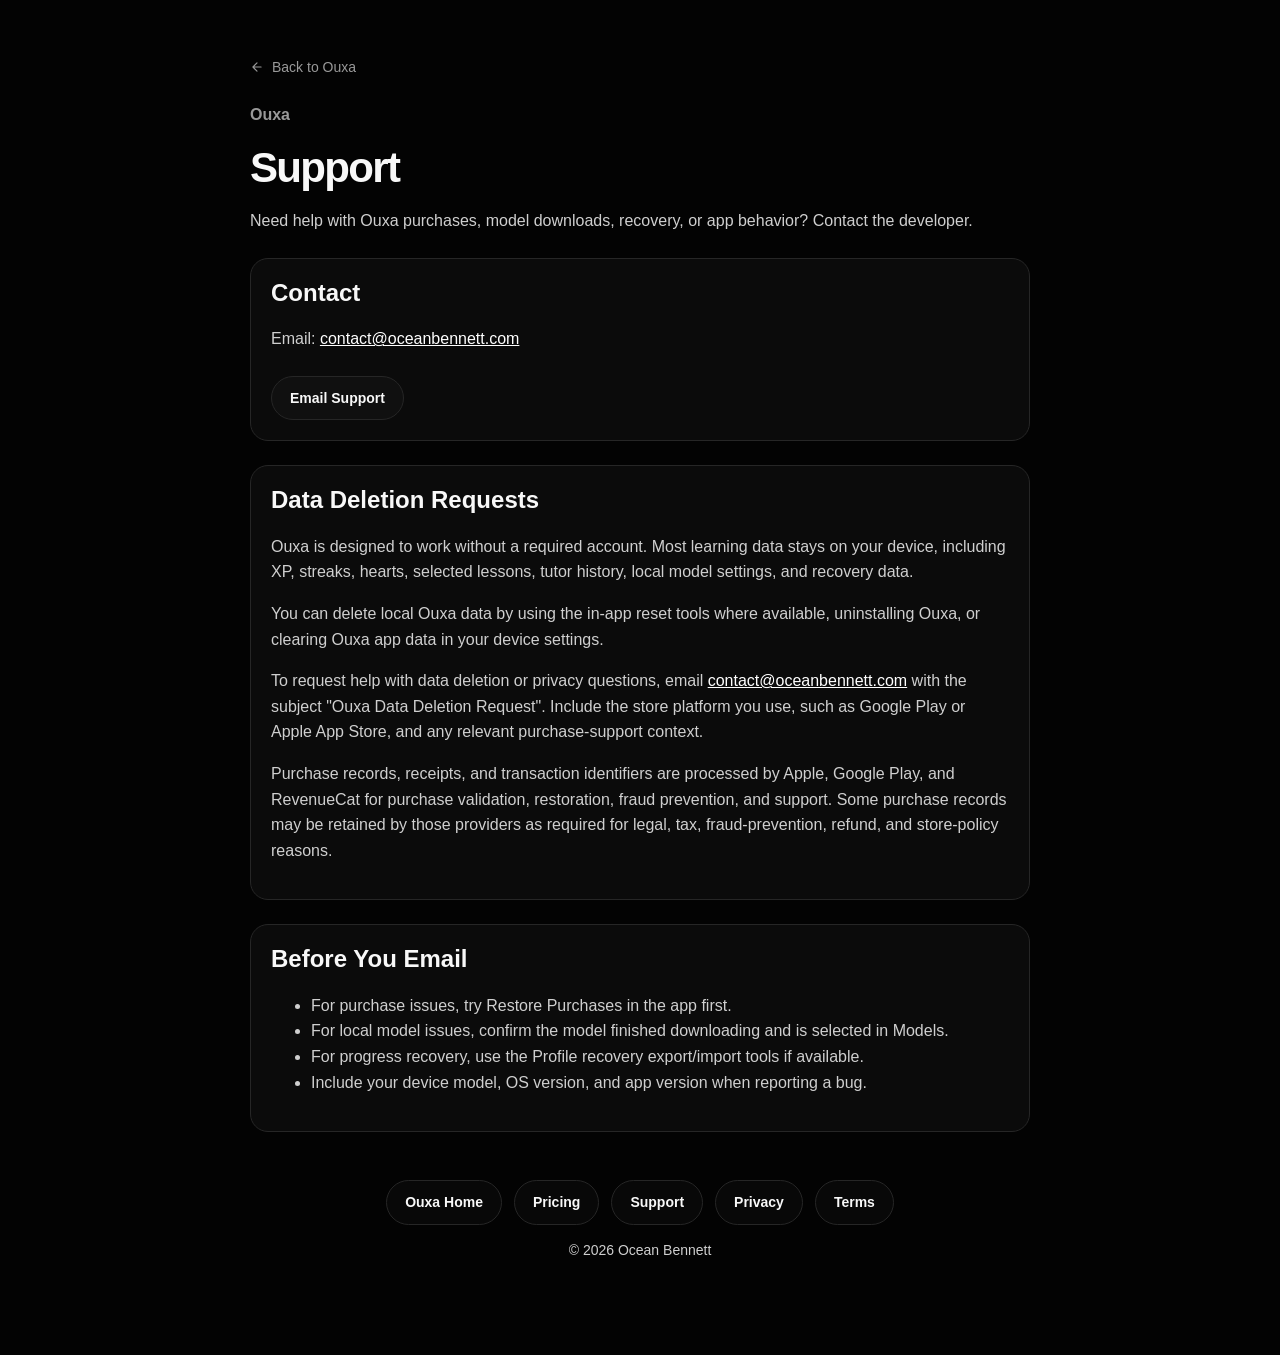
<file: ouxa/support/index.html>
<!doctype html>
<html lang="en">
  <head>
    <meta charset="utf-8" />
    <meta name="viewport" content="width=device-width, initial-scale=1" />
    <title>Ouxa Support | Ocean Bennett</title>
    <meta name="description" content="Support page for Ouxa, a local-first programming learning app by Ocean Bennett." />
    <link rel="canonical" href="https://oceanbennett.com/ouxa/support/" />
    <style>
      :root {
        color-scheme: dark;
        --bg: #030303;
        --card: #0b0b0b;
        --text: #f8f8f8;
        --muted: #cfcfcf;
        --dim: #999999;
        --border: #262626;
      }
      * { box-sizing: border-box; }
      body {
        margin: 0;
        background: var(--bg);
        color: var(--text);
        font-family: -apple-system, BlinkMacSystemFont, "Segoe UI", sans-serif;
        line-height: 1.6;
      }
      html {
        scrollbar-width: thin;
        scrollbar-color: #2a2a2a var(--bg);
        scroll-behavior: smooth;
      }
      ::-webkit-scrollbar { width: 10px; height: 10px; }
      ::-webkit-scrollbar-track { background: var(--bg); }
      ::-webkit-scrollbar-thumb { background: #1f1f1f; border-radius: 999px; border: 2px solid var(--bg); }
      footer { font-size: 14px; color: var(--dim); text-align: center; }
      main {
        max-width: 820px;
        margin: 0 auto;
        padding: 56px 20px 80px;
      }
      h1, h2 { line-height: 1.15; }
      h1 { font-size: 42px; margin: 0 0 8px; letter-spacing: -0.04em; }
      h2 { margin-top: 32px; }
      p, li { color: var(--muted); }
      a { color: #fff; }
      .meta { color: var(--dim); font-weight: 700; }
      .panel {
        background: var(--card);
        border: 1px solid var(--border);
        border-radius: 18px;
        padding: 20px;
      }
      section.panel {
        margin-top: 24px;
      }
      .panel > h2:first-child,
      .panel > h3:first-child {
        margin-top: 0;
      }
      .button-group {
        display: flex;
        flex-wrap: wrap;
        gap: 12px;
        margin-top: 24px;
      }
      .button {
        display: inline-flex;
        align-items: center;
        justify-content: center;
        background: rgba(255,255,255,0.02);
        color: var(--text);
        border: 1px solid var(--border);
        border-radius: 999px;
        padding: 10px 18px;
        text-decoration: none;
        font-weight: 600;
        font-size: 14px;
        transition: all 200ms ease;
      }
      .button:hover {
        border-color: var(--text);
        background: rgba(255,255,255,0.05);
        transform: translateY(-1px);
      }
      .back {
        display: inline-flex;
        align-items: center;
        gap: 8px;
        color: var(--dim);
        text-decoration: none;
        font-size: 14px;
        margin-bottom: 24px;
        transition: all 200ms ease;
        font-weight: 500;
      }
      .back:hover {
        color: var(--text);
        transform: translateX(-4px);
      }
    </style>
  </head>
  <body>
    <main>
      <a href="/ouxa/" class="back"><svg width="14" height="14" viewBox="0 0 24 24" fill="none" stroke="currentColor" stroke-width="2" stroke-linecap="round" stroke-linejoin="round"><path d="M19 12H5M12 19l-7-7 7-7"/></svg> Back to Ouxa</a>
      <p class="meta" style="margin-top: 0;">Ouxa</p>
      <h1>Support</h1>
      <p>Need help with Ouxa purchases, model downloads, recovery, or app behavior? Contact the developer.</p>

      <section class="panel">
        <h2>Contact</h2>
        <p>Email: <a href="mailto:contact@oceanbennett.com">contact@oceanbennett.com</a></p>
        <div class="button-group">
          <a class="button" href="mailto:contact@oceanbennett.com?subject=Ouxa%20Support%20Request">Email Support</a>
        </div>
      </section>

      <section class="panel">
        <h2>Data Deletion Requests</h2>
        <p>Ouxa is designed to work without a required account. Most learning data stays on your device, including XP, streaks, hearts, selected lessons, tutor history, local model settings, and recovery data.</p>
        <p>You can delete local Ouxa data by using the in-app reset tools where available, uninstalling Ouxa, or clearing Ouxa app data in your device settings.</p>
        <p>To request help with data deletion or privacy questions, email <a href="mailto:contact@oceanbennett.com?subject=Ouxa%20Data%20Deletion%20Request">contact@oceanbennett.com</a> with the subject "Ouxa Data Deletion Request". Include the store platform you use, such as Google Play or Apple App Store, and any relevant purchase-support context.</p>
        <p>Purchase records, receipts, and transaction identifiers are processed by Apple, Google Play, and RevenueCat for purchase validation, restoration, fraud prevention, and support. Some purchase records may be retained by those providers as required for legal, tax, fraud-prevention, refund, and store-policy reasons.</p>
      </section>

      <section class="panel">
        <h2>Before You Email</h2>
        <ul>
          <li>For purchase issues, try Restore Purchases in the app first.</li>
          <li>For local model issues, confirm the model finished downloading and is selected in Models.</li>
          <li>For progress recovery, use the Profile recovery export/import tools if available.</li>
          <li>Include your device model, OS version, and app version when reporting a bug.</li>
        </ul>
      </section>

      <nav class="button-group" style="justify-content: center; margin-top: 48px;">
        <a class="button" href="/ouxa/">Ouxa Home</a>
        <a class="button" href="/ouxa/pricing/">Pricing</a>
        <a class="button" href="/ouxa/support/">Support</a>
        <a class="button" href="/ouxa/privacy/">Privacy</a>
        <a class="button" href="/ouxa/terms/">Terms</a>
      </nav>
      <footer>
        <p>&copy; 2026 Ocean Bennett</p>
      </footer>
    </main>
  </body>
</html>
</file>
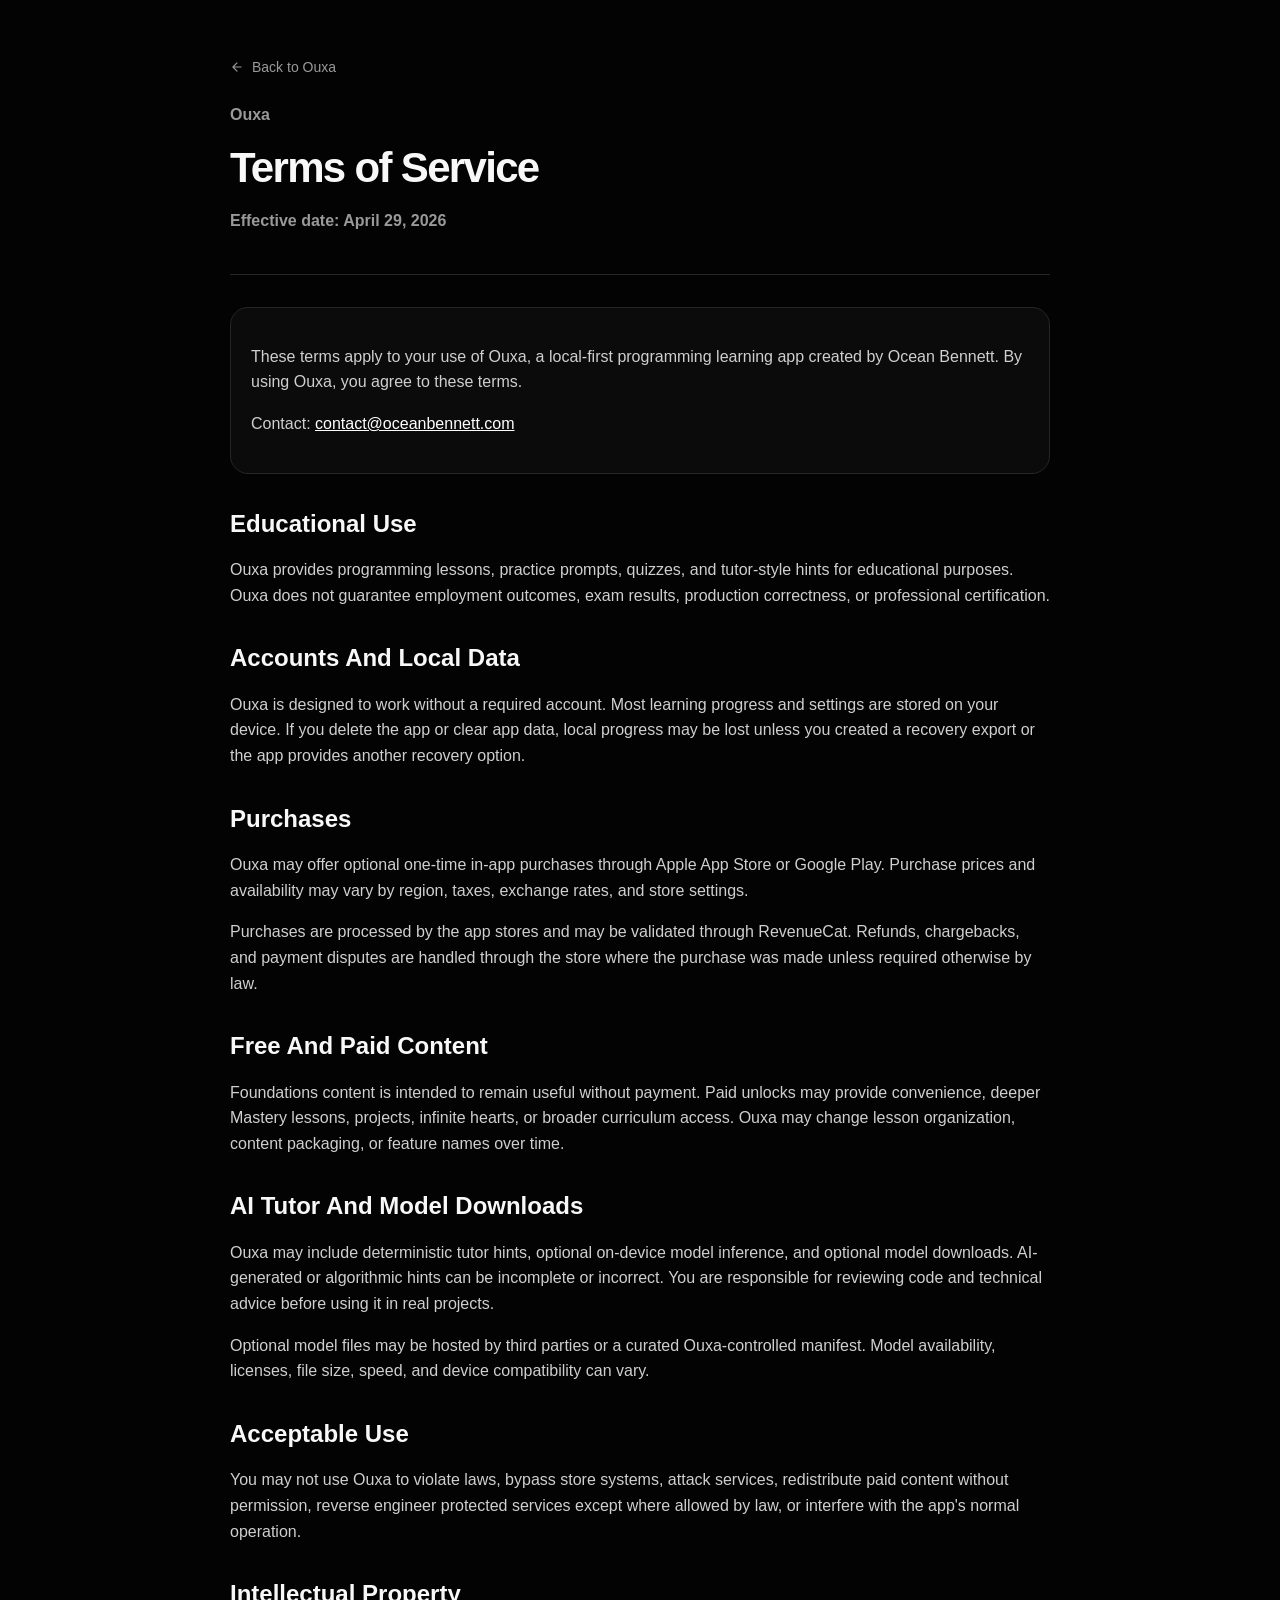
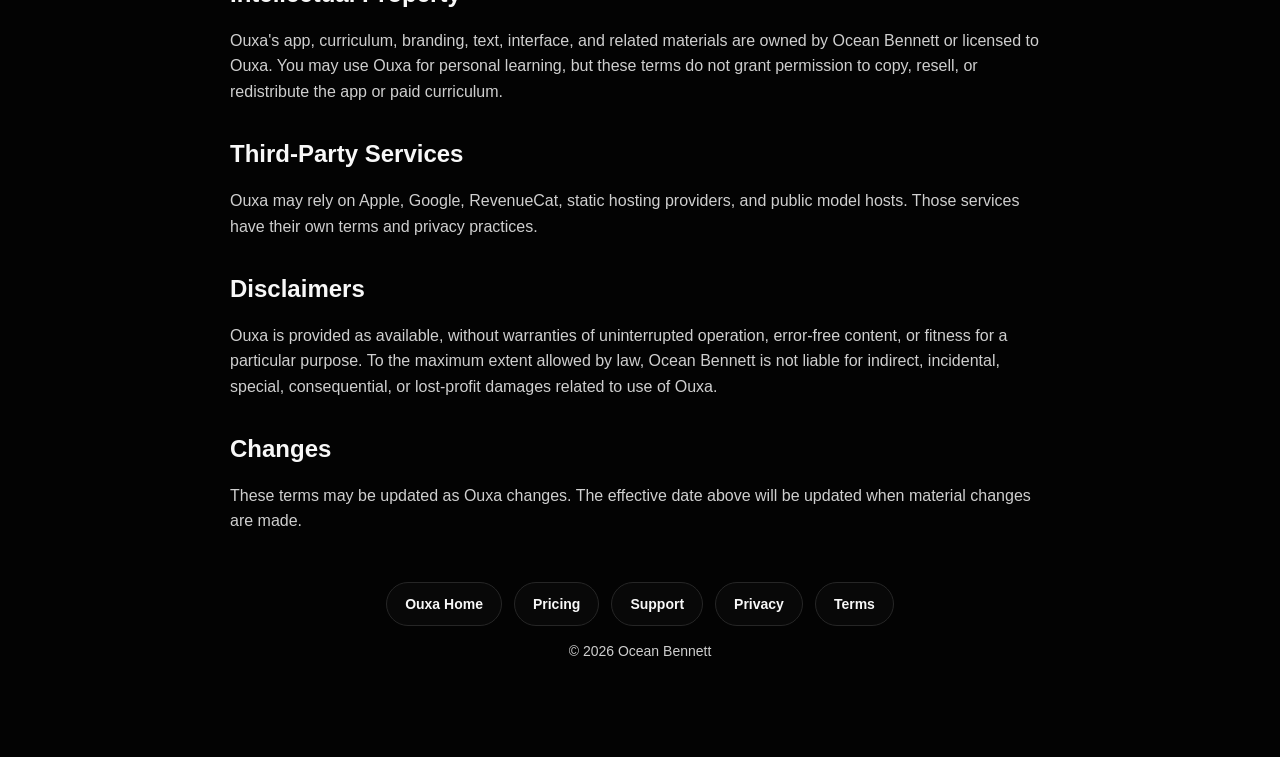
<file: ouxa/terms/index.html>
<!doctype html>
<html lang="en">
  <head>
    <meta charset="utf-8" />
    <meta name="viewport" content="width=device-width, initial-scale=1" />
    <title>Ouxa Terms of Service | Ocean Bennett</title>
    <meta name="description" content="Terms of Service for Ouxa, a local-first programming learning app by Ocean Bennett." />
    <link rel="canonical" href="https://oceanbennett.com/ouxa/terms/" />
    <style>
      :root {
        color-scheme: dark;
        --bg: #030303;
        --card: #0b0b0b;
        --text: #f8f8f8;
        --muted: #cfcfcf;
        --dim: #999999;
        --border: #262626;
      }
      * { box-sizing: border-box; }
      body {
        margin: 0;
        background: var(--bg);
        color: var(--text);
        font-family: -apple-system, BlinkMacSystemFont, "Segoe UI", sans-serif;
        line-height: 1.6;
      }
      html {
        scrollbar-width: thin;
        scrollbar-color: #2a2a2a var(--bg);
        scroll-behavior: smooth;
      }
      ::-webkit-scrollbar { width: 10px; height: 10px; }
      ::-webkit-scrollbar-track { background: var(--bg); }
      ::-webkit-scrollbar-thumb { background: #1f1f1f; border-radius: 999px; border: 2px solid var(--bg); }
      footer { font-size: 14px; color: var(--dim); text-align: center; }
      main {
        max-width: 860px;
        margin: 0 auto;
        padding: 56px 20px 80px;
      }
      header {
        border-bottom: 1px solid var(--border);
        margin-bottom: 32px;
        padding-bottom: 24px;
      }
      h1, h2 { line-height: 1.15; }
      h1 { font-size: 42px; margin: 0 0 8px; letter-spacing: -0.04em; }
      h2 { margin-top: 36px; }
      p, li { color: var(--muted); }
      a { color: #fff; }
      .meta { color: var(--dim); font-weight: 700; }
      .panel {
        background: var(--card);
        border: 1px solid var(--border);
        border-radius: 18px;
        padding: 20px;
      }
      section.panel {
        margin-top: 24px;
      }
      .panel > h2:first-child,
      .panel > h3:first-child {
        margin-top: 0;
      }
      .button-group {
        display: flex;
        flex-wrap: wrap;
        gap: 12px;
        margin-top: 24px;
      }
      .button {
        display: inline-flex;
        align-items: center;
        justify-content: center;
        background: rgba(255,255,255,0.02);
        color: var(--text);
        border: 1px solid var(--border);
        border-radius: 999px;
        padding: 10px 18px;
        text-decoration: none;
        font-weight: 600;
        font-size: 14px;
        transition: all 200ms ease;
      }
      .button:hover {
        border-color: var(--text);
        background: rgba(255,255,255,0.05);
        transform: translateY(-1px);
      }
      .back {
        display: inline-flex;
        align-items: center;
        gap: 8px;
        color: var(--dim);
        text-decoration: none;
        font-size: 14px;
        margin-bottom: 24px;
        transition: all 200ms ease;
        font-weight: 500;
      }
      .back:hover {
        color: var(--text);
        transform: translateX(-4px);
      }
    </style>
  </head>
  <body>
    <main>
      <header>
        <a href="/ouxa/" class="back"><svg width="14" height="14" viewBox="0 0 24 24" fill="none" stroke="currentColor" stroke-width="2" stroke-linecap="round" stroke-linejoin="round"><path d="M19 12H5M12 19l-7-7 7-7"/></svg> Back to Ouxa</a>
        <p class="meta" style="margin-top: 0;">Ouxa</p>
        <h1>Terms of Service</h1>
        <p class="meta">Effective date: April 29, 2026</p>
      </header>

      <section class="panel">
        <p>These terms apply to your use of Ouxa, a local-first programming learning app created by Ocean Bennett. By using Ouxa, you agree to these terms.</p>
        <p>Contact: <a href="mailto:contact@oceanbennett.com">contact@oceanbennett.com</a></p>
      </section>

      <h2>Educational Use</h2>
      <p>Ouxa provides programming lessons, practice prompts, quizzes, and tutor-style hints for educational purposes. Ouxa does not guarantee employment outcomes, exam results, production correctness, or professional certification.</p>

      <h2>Accounts And Local Data</h2>
      <p>Ouxa is designed to work without a required account. Most learning progress and settings are stored on your device. If you delete the app or clear app data, local progress may be lost unless you created a recovery export or the app provides another recovery option.</p>

      <h2>Purchases</h2>
      <p>Ouxa may offer optional one-time in-app purchases through Apple App Store or Google Play. Purchase prices and availability may vary by region, taxes, exchange rates, and store settings.</p>
      <p>Purchases are processed by the app stores and may be validated through RevenueCat. Refunds, chargebacks, and payment disputes are handled through the store where the purchase was made unless required otherwise by law.</p>

      <h2>Free And Paid Content</h2>
      <p>Foundations content is intended to remain useful without payment. Paid unlocks may provide convenience, deeper Mastery lessons, projects, infinite hearts, or broader curriculum access. Ouxa may change lesson organization, content packaging, or feature names over time.</p>

      <h2>AI Tutor And Model Downloads</h2>
      <p>Ouxa may include deterministic tutor hints, optional on-device model inference, and optional model downloads. AI-generated or algorithmic hints can be incomplete or incorrect. You are responsible for reviewing code and technical advice before using it in real projects.</p>
      <p>Optional model files may be hosted by third parties or a curated Ouxa-controlled manifest. Model availability, licenses, file size, speed, and device compatibility can vary.</p>

      <h2>Acceptable Use</h2>
      <p>You may not use Ouxa to violate laws, bypass store systems, attack services, redistribute paid content without permission, reverse engineer protected services except where allowed by law, or interfere with the app's normal operation.</p>

      <h2>Intellectual Property</h2>
      <p>Ouxa's app, curriculum, branding, text, interface, and related materials are owned by Ocean Bennett or licensed to Ouxa. You may use Ouxa for personal learning, but these terms do not grant permission to copy, resell, or redistribute the app or paid curriculum.</p>

      <h2>Third-Party Services</h2>
      <p>Ouxa may rely on Apple, Google, RevenueCat, static hosting providers, and public model hosts. Those services have their own terms and privacy practices.</p>

      <h2>Disclaimers</h2>
      <p>Ouxa is provided as available, without warranties of uninterrupted operation, error-free content, or fitness for a particular purpose. To the maximum extent allowed by law, Ocean Bennett is not liable for indirect, incidental, special, consequential, or lost-profit damages related to use of Ouxa.</p>

      <h2>Changes</h2>
      <p>These terms may be updated as Ouxa changes. The effective date above will be updated when material changes are made.</p>

      <nav class="button-group" style="justify-content: center; margin-top: 48px;">
        <a class="button" href="/ouxa/">Ouxa Home</a>
        <a class="button" href="/ouxa/pricing/">Pricing</a>
        <a class="button" href="/ouxa/support/">Support</a>
        <a class="button" href="/ouxa/privacy/">Privacy</a>
        <a class="button" href="/ouxa/terms/">Terms</a>
      </nav>
      <footer>
        <p>&copy; 2026 Ocean Bennett</p>
      </footer>
    </main>
  </body>
</html>
</file>
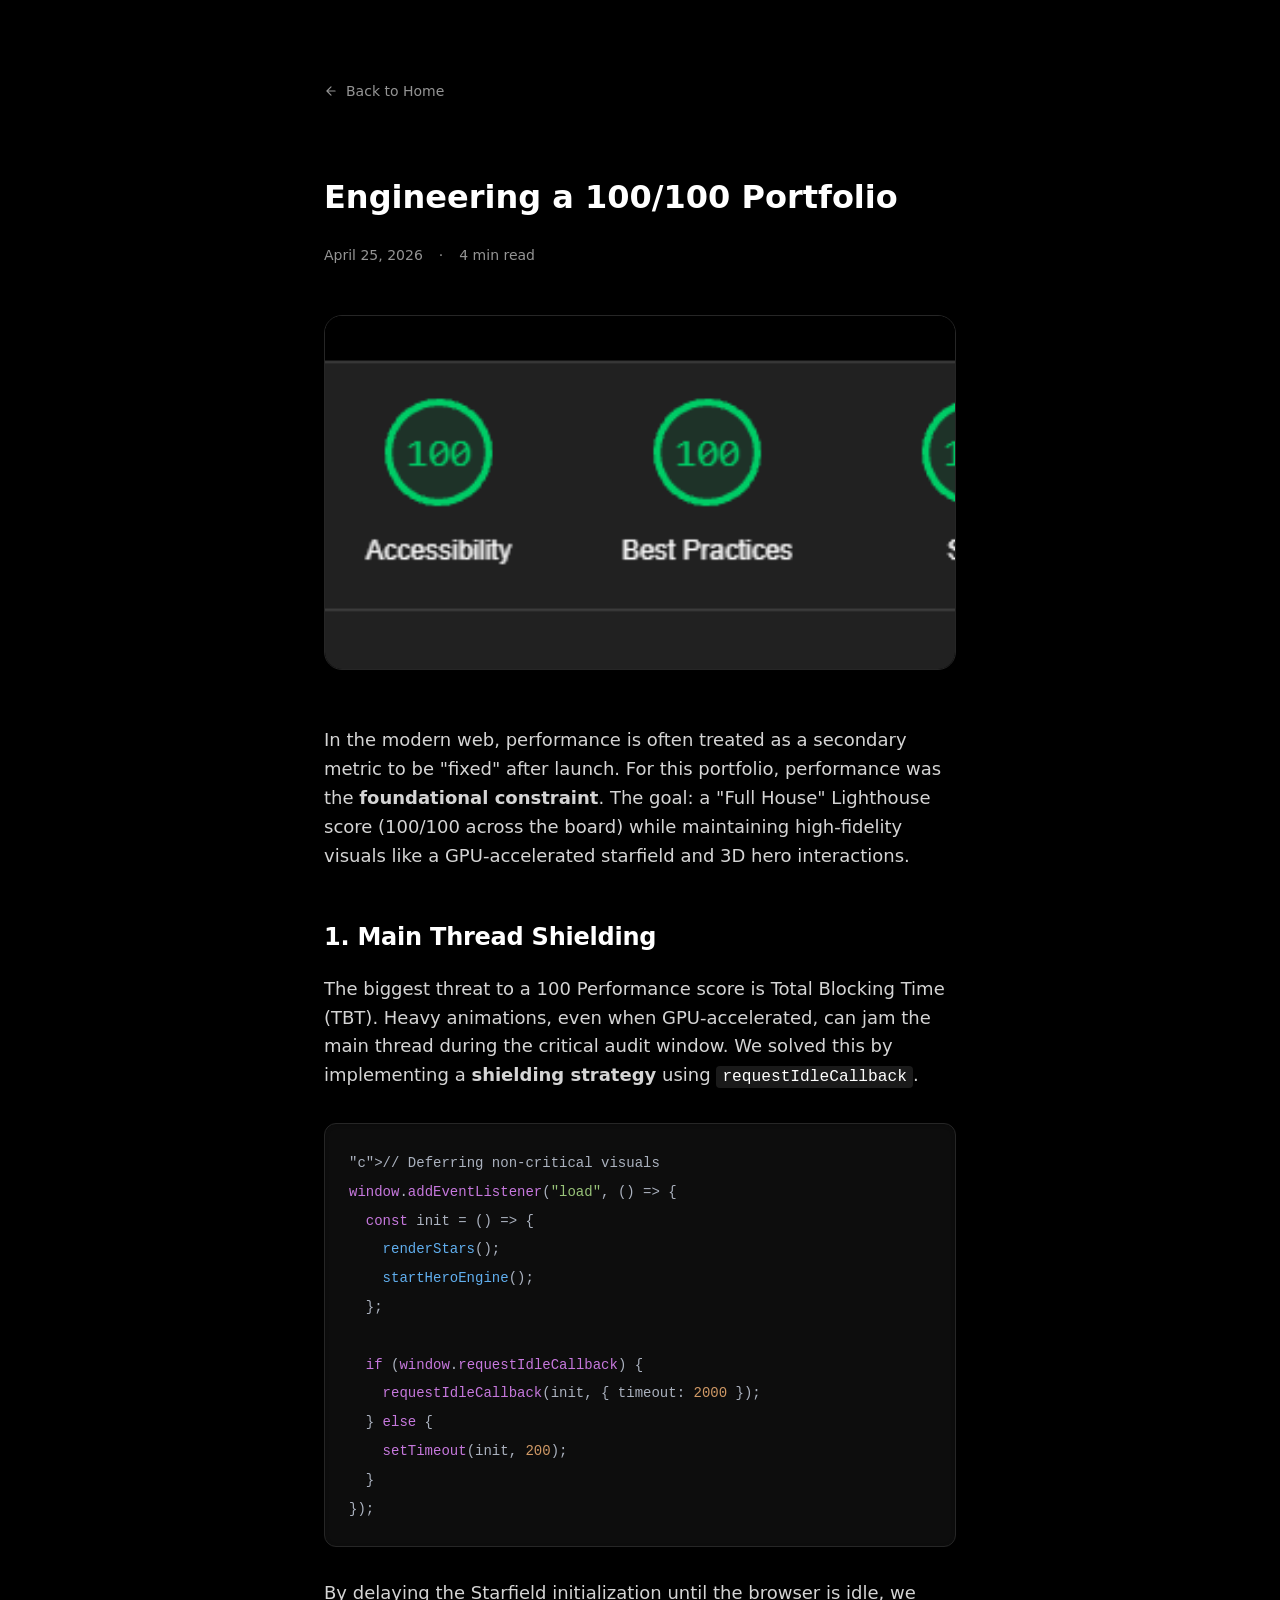
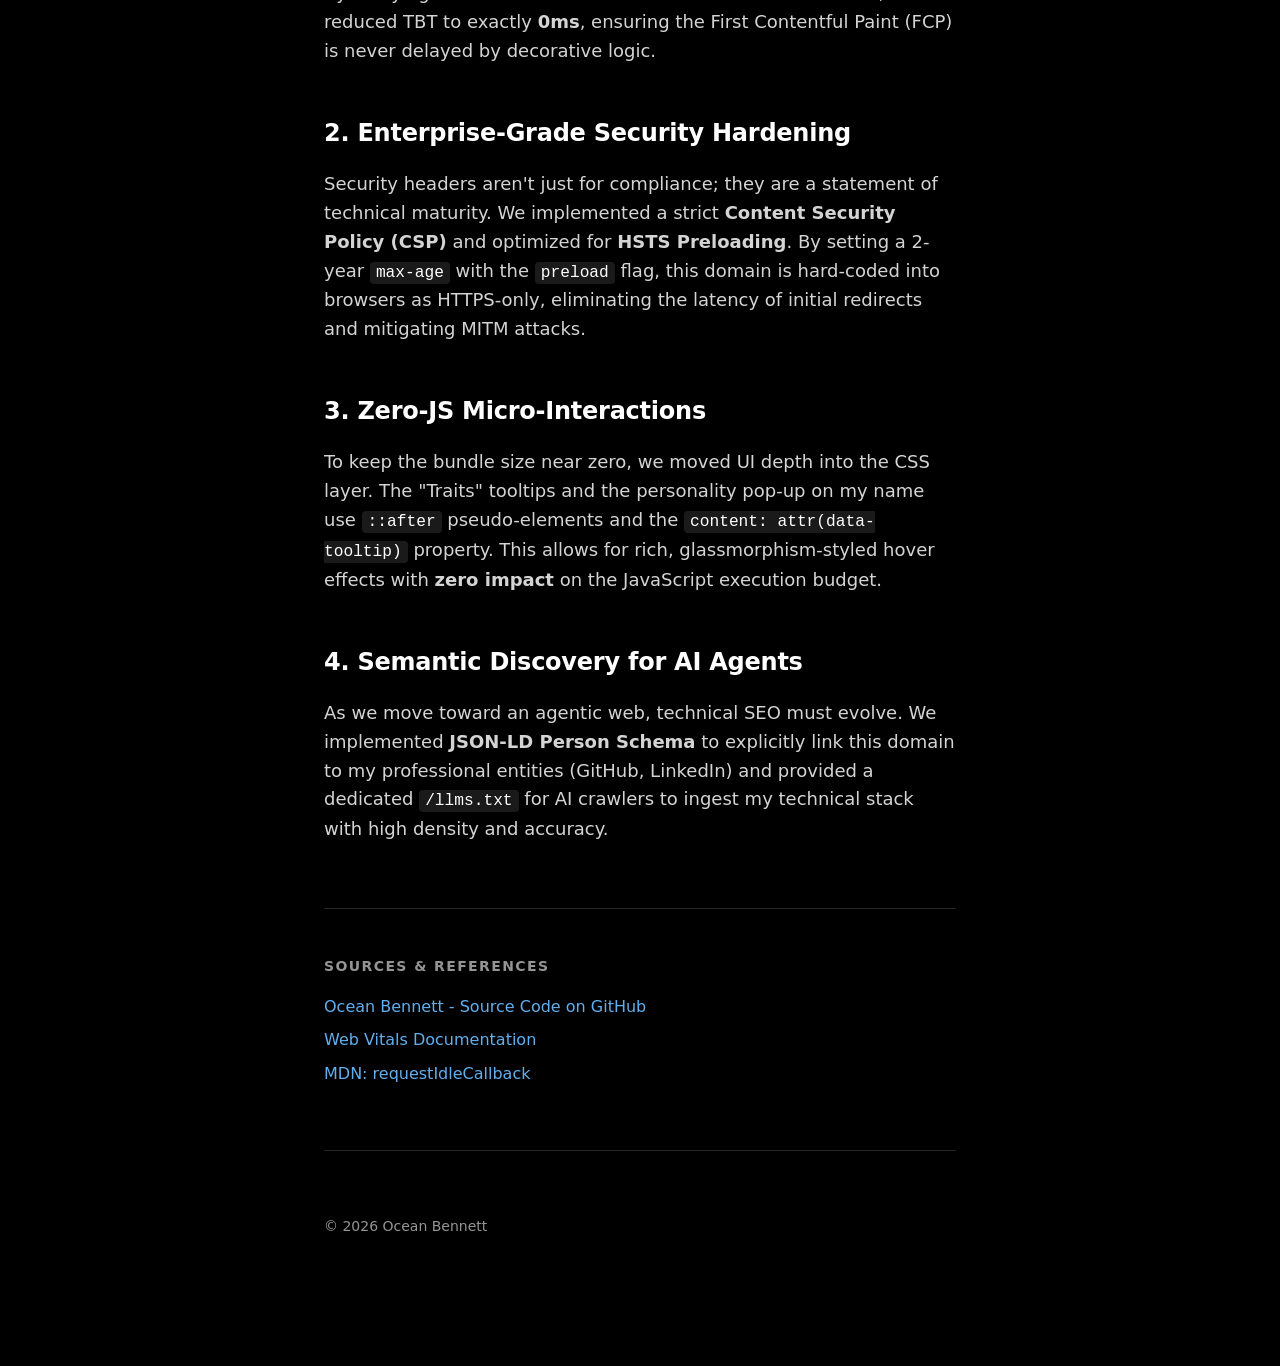
<file: blog/how-i-built-this.html>
<!doctype html><html lang="en"><head><meta charset="utf-8"/><meta name="viewport" content="width=device-width,initial-scale=1"/><title>Engineering a 100/100 Portfolio — Ocean Bennett</title><meta name="description" content="How I achieved zero blocking time and perfect Lighthouse scores using vanilla HTML and CSS."/><link rel="icon" href="/favicon.ico" sizes="any"/><link rel="icon" type="image/svg+xml" href="/favicon.svg"/><link rel="apple-touch-icon" sizes="180x180" href="/apple-touch-icon.png"/><link rel="manifest" href="/site.webmanifest"/><style>
:root{--bg:#000;--fg:#fff;--dim:#949494;--line:#1a1a1a;--line-2:#262626}*{box-sizing:border-box}body,html{margin:0;padding:0;background:var(--bg);color:var(--fg)}body{font-family:"Inter",-apple-system,system-ui,sans-serif;-webkit-font-smoothing:antialiased;line-height:1.6}main{max-width:680px;margin:0 auto;padding:80px 24px 120px}.back{display:inline-flex;align-items:center;gap:8px;color:var(--dim);text-decoration:none;font-size:14px;margin-bottom:48px;transition:color 180ms ease}.back:hover{color:var(--fg)}header{margin-bottom:48px}.meta{font-size:14px;color:var(--dim);display:flex;gap:16px;align-items:center;margin-top:12px}.post-hero{width:100%;height:auto;aspect-ratio:16/9;object-fit:cover;border-radius:18px;border:1px solid var(--line-2);margin-bottom:56px;background:#0a0a0a;display:block}article{font-size:18px;color:#d4d4d4}article h2{color:var(--fg);font-size:24px;margin:48px 0 16px;letter-spacing:-.01em}article p{margin-bottom:24px}article code{font-family:"JetBrains Mono",monospace;background:var(--line);padding:2px 6px;border-radius:4px;font-size:0.9em;color:#fff}article pre{background:#0d0d0d;border:1px solid var(--line-2);padding:24px;border-radius:12px;overflow-x:auto;margin:32px 0;box-shadow:inset 0 1px 4px rgba(0,0,0,0.2)}article pre code{background:transparent;padding:0;font-size:14px;line-height:1.6;color:#abb2bf;font-family:"JetBrains Mono",monospace}.k{color:#c678dd}.s{color:#98c379}.c{color:#5c6370;font-style:italic}.n{color:#d19a66}.f{color:#61afef}[data-tooltip]{position:relative;cursor:help;border-bottom:1px dashed var(--line-2)}[data-tooltip]::after{content:attr(data-tooltip);position:absolute;bottom:calc(100% + 10px);left:0;padding:8px 12px;background:rgba(15,15,15,0.8);backdrop-filter:blur(12px);-webkit-backdrop-filter:blur(12px);border:1px solid rgba(255,255,255,0.1);color:#fff;font-size:12px;border-radius:8px;white-space:nowrap;opacity:0;visibility:hidden;transition:all 0.2s cubic-bezier(0.23,1,0.32,1);transform:translateY(5px);z-index:100;box-shadow:0 10px 30px rgba(0,0,0,0.5);pointer-events:none}[data-tooltip]:hover::after{opacity:1;visibility:visible;transform:translateY(0)}.refs{margin-top:64px;padding-top:32px;border-top:1px solid var(--line-2);font-size:16px}.refs h3{font-size:14px;text-transform:uppercase;letter-spacing:.1em;color:var(--dim);margin-bottom:16px}.refs ul{list-style:none;padding:0;margin:0}.refs li{margin-bottom:8px}.refs a{color:#61afef;text-decoration:none;transition:opacity 0.2s}.refs a:hover{opacity:0.8;text-decoration:underline}hr{border:0;border-top:1px solid var(--line-2);margin:64px 0}footer{font-size:14px;color:var(--dim)}
</style></head><body><main><a href="/" class="back"><svg width="14" height="14" viewBox="0 0 24 24" fill="none" stroke="currentColor" stroke-width="2" stroke-linecap="round" stroke-linejoin="round"><path d="M19 12H5M12 19l-7-7 7-7"/></svg> Back to Home</a><header><h1>Engineering a 100/100 Portfolio</h1><div class="meta"><span>April 25, 2026</span><span>&middot;</span><span>4 min read</span></div></header><img src="img/how-i-built-this/hero.webp" class="post-hero" alt="Lighthouse audit showing 100 scores across Performance, Accessibility, Best Practices, and SEO" loading="eager" width="1200" height="675"/><article>
<p>In the modern web, performance is often treated as a secondary metric to be "fixed" after launch. For this portfolio, performance was the <b>foundational constraint</b>. The goal: a "Full House" Lighthouse score (100/100 across the board) while maintaining high-fidelity visuals like a GPU-accelerated starfield and 3D hero interactions.</p>

<h2>1. Main Thread Shielding</h2>
<p>The biggest threat to a 100 Performance score is Total Blocking Time (TBT). Heavy animations, even when GPU-accelerated, can jam the main thread during the critical audit window. We solved this by implementing a <b>shielding strategy</b> using <code>requestIdleCallback</code>.</p>
<pre><code>// Deferring non-critical visuals
window.addEventListener("load", () => {
  const init = () => {
    renderStars();
    startHeroEngine();
  };

  if (window.requestIdleCallback) {
    requestIdleCallback(init, { timeout: 2000 });
  } else {
    setTimeout(init, 200);
  }
});</code></pre>
<p>By delaying the Starfield initialization until the browser is idle, we reduced TBT to exactly <b>0ms</b>, ensuring the First Contentful Paint (FCP) is never delayed by decorative logic.</p>

<h2>2. Enterprise-Grade Security Hardening</h2>
<p>Security headers aren't just for compliance; they are a statement of technical maturity. We implemented a strict <b>Content Security Policy (CSP)</b> and optimized for <b>HSTS Preloading</b>. By setting a 2-year <code>max-age</code> with the <code>preload</code> flag, this domain is hard-coded into browsers as HTTPS-only, eliminating the latency of initial redirects and mitigating MITM attacks.</p>

<h2>3. Zero-JS Micro-Interactions</h2>
<p>To keep the bundle size near zero, we moved UI depth into the CSS layer. The "Traits" tooltips and the personality pop-up on my name use <code>::after</code> pseudo-elements and the <code>content: attr(data-tooltip)</code> property. This allows for rich, glassmorphism-styled hover effects with <b>zero impact</b> on the JavaScript execution budget.</p>

<h2>4. Semantic Discovery for AI Agents</h2>
<p>As we move toward an agentic web, technical SEO must evolve. We implemented <b>JSON-LD Person Schema</b> to explicitly link this domain to my professional entities (GitHub, LinkedIn) and provided a dedicated <code>/llms.txt</code> for AI crawlers to ingest my technical stack with high density and accuracy.</p>

<section class="refs">
<h3>Sources & References</h3>
<ul>
<li><a href="https://github.com/undergroundrap/ocean-bennett" target="_blank" rel="noopener">Ocean Bennett - Source Code on GitHub</a></li>
<li><a href="https://web.dev/vitals/" target="_blank" rel="noopener">Web Vitals Documentation</a></li>
<li><a href="https://developer.mozilla.org/en-US/docs/Web/API/Window/requestIdleCallback" target="_blank" rel="noopener">MDN: requestIdleCallback</a></li>
</ul>
</section>
</article><footer><hr/><p>&copy; 2026 Ocean Bennett</p></footer></main><script>
 (()=>{const h=c=>c.replace(/(\/\/.*)/g,'<span class="c">$1</span>').replace(/("(?:[^"\\]|\\.)*")/g,'<span class="s">$1</span>').replace(/\b(const|let|var|function|return|if|else|for|while|await|async|try|catch|export|import|from|window|navigator|addEventListener|requestIdleCallback|setTimeout)\b/g,'<span class="k">$1</span>').replace(/\b(\d+)\b/g,'<span class="n">$1</span>').replace(/\b([a-zA-Z_]\w*)(?=\()/g,'<span class="f">$1</span>');document.querySelectorAll("pre code").forEach(b=>b.innerHTML=h(b.textContent))})();
</script></body></html>
</file>
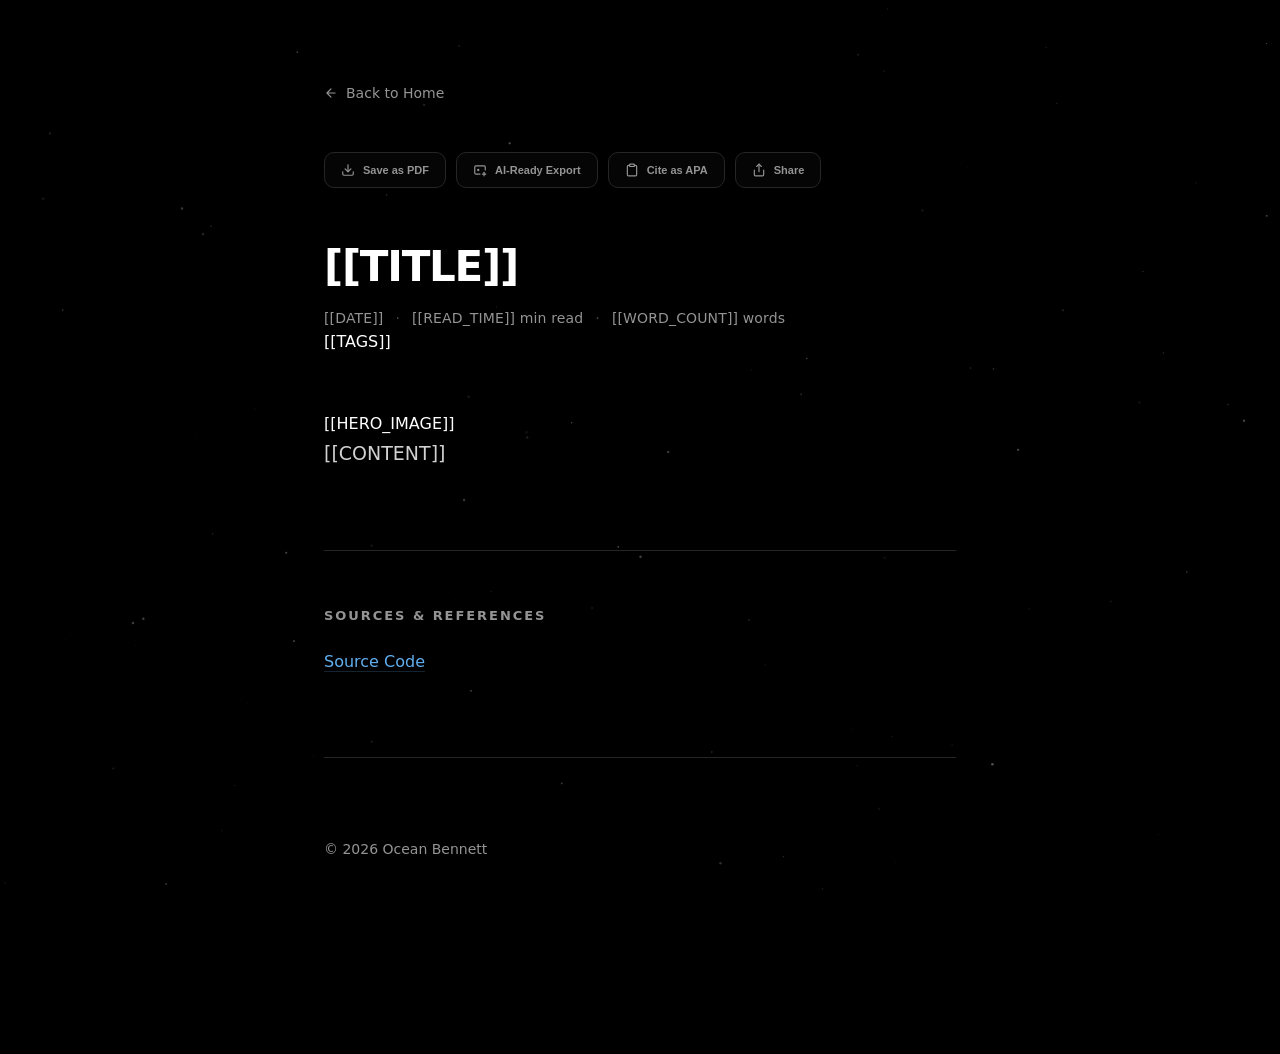
<file: blog/template.html>
<!doctype html><html lang="en"><head><meta charset="utf-8"/><meta name="viewport" content="width=device-width,initial-scale=1"/><title>[[TITLE]] — Ocean Bennett</title><meta name="description" content="[[SUMMARY]]"/><meta name="keywords" content="[[KEYWORDS]]"/><link rel="canonical" href="[[CANONICAL_URL]]"/><link rel="icon" href="/favicon.ico" sizes="any"/><link rel="icon" type="image/svg+xml" href="/favicon.svg"/><link rel="apple-touch-icon" sizes="180x180" href="/apple-touch-icon.png"/><link rel="manifest" href="/site.webmanifest"/><meta property="og:type" content="article"/><meta property="og:title" content="[[TITLE]] — Ocean Bennett"/><meta property="og:description" content="[[SUMMARY]]"/><meta property="og:url" content="[[CANONICAL_URL]]"/><meta property="og:image" content="[[OG_IMAGE]]"/><meta name="twitter:card" content="summary_large_image"/><meta name="twitter:site" content="@oceanbennett"/><meta name="twitter:title" content="[[TITLE]] — Ocean Bennett"/><meta name="twitter:image" content="[[OG_IMAGE]]"/><script type="application/ld+json">[[LD_JSON]]</script><style>
:root{--bg:#000;--fg:#fff;--dim:#949494;--line:#1a1a1a;--line-2:#262626;--accent:#61afef}*{box-sizing:border-box}body,html{margin:0;padding:0;background:var(--bg);color:var(--fg)}html{scrollbar-width:thin;scrollbar-color:#2a2a2a #000;scroll-behavior:smooth}::-webkit-scrollbar{width:10px;height:10px}::-webkit-scrollbar-track{background:#000}::-webkit-scrollbar-thumb{background:#1f1f1f;border-radius:999px;border:2px solid #000}#stars{position:fixed;inset:0;width:100%;height:100%;z-index:0;pointer-events:none;opacity:.45}body{font-family:"Inter",-apple-system,system-ui,sans-serif;-webkit-font-smoothing:antialiased;line-height:1.6;font-feature-settings:"ss01","cv11";position:relative}body>*:not(#stars):not(.scroll-top){position:relative;z-index:1}#progress-bar{position:fixed;top:0;left:0;width:0%;height:2px;background:#fff;z-index:9999;transition:width 100ms ease;box-shadow:0 0 12px rgba(255,255,255,0.5),0 0 4px rgba(255,255,255,0.8)}main{max-width:680px;margin:0 auto;padding:80px 24px 120px}.back{display:inline-flex;align-items:center;gap:8px;color:var(--dim);text-decoration:none;font-size:14px;margin-bottom:48px;transition:all 200ms ease;font-weight:500}.back:hover{color:var(--fg);transform:translateX(-4px)}header{margin-bottom:56px}h1{font-size:42px;letter-spacing:-.03em;line-height:1.1;margin-bottom:16px;font-weight:600}.meta{font-size:14px;color:var(--dim);display:flex;gap:12px;align-items:center;margin-top:12px;letter-spacing:0.01em;font-weight:500}.meta span:not(:last-child)::after{content:"\00B7";margin-left:12px;opacity:0.5}.post-tags{display:flex;gap:8px;margin-top:20px}.post-tag{font-size:11px;text-transform:uppercase;letter-spacing:.05em;color:var(--dim);border:1px solid var(--line-2);padding:4px 12px;border-radius:8px;background:rgba(255,255,255,.015);transition:all 200ms ease}.post-tag:hover{border-color:var(--dim);color:var(--fg)}.post-hero{width:100%;height:auto;max-height:480px;object-fit:cover;border-radius:24px;margin-bottom:64px;background:#0d0d0d;display:block;box-shadow:0 40px 80px -20px rgba(0,0,0,0.6),0 20px 40px -15px rgba(0,0,0,0.4)}article{font-size:19px;color:#d1d1d1;line-height:1.8}article a{color:var(--accent);text-decoration:none;border-bottom:1px solid rgba(97,175,239,0.2);transition:border-color 200ms ease}article a:hover{border-color:var(--accent)}article h2{color:var(--fg);font-size:28px;margin:64px 0 24px;letter-spacing:-.02em;font-weight:600}article p{margin-bottom:32px}article code{font-family:"JetBrains Mono",monospace;background:var(--line);padding:2px 6px;border-radius:4px;font-size:0.85em;color:#fff}article pre{background:#0d0d0d;border:1px solid var(--line-2);padding:24px;border-radius:16px;overflow-x:auto;margin:40px 0;box-shadow:inset 0 1px 4px rgba(0,0,0,0.2)}article pre::-webkit-scrollbar{height:8px}article pre::-webkit-scrollbar-track{background:#0d0d0d}article pre::-webkit-scrollbar-thumb{background:#1f1f1f;border-radius:999px}article pre code{background:transparent;padding:0;font-size:14px;line-height:1.6;color:#abb2bf;font-family:"JetBrains Mono",monospace}.k{color:#c678dd}.s{color:#98c379}.c{color:#5c6370;font-style:italic}.n{color:#d19a66}.f{color:#61afef}[data-tooltip]{position:relative;cursor:help;border-bottom:1px dashed var(--line-2)}[data-tooltip]:has(img){border-bottom:none}[data-tooltip]::after{content:attr(data-tooltip);position:absolute;bottom:calc(100% + 10px);left:0;padding:10px 14px;background:rgba(15,15,15,0.9);backdrop-filter:blur(16px);-webkit-backdrop-filter:blur(16px);border:1px solid rgba(255,255,255,0.1);color:#fff;font-size:12px;border-radius:10px;white-space:nowrap;opacity:0;visibility:hidden;transition:all 0.3s cubic-bezier(0.23,1,0.32,1);transform:translateY(10px);z-index:100;box-shadow:0 20px 40px rgba(0,0,0,0.6);pointer-events:none}[data-tooltip]:hover::after{opacity:1;visibility:visible;transform:translateY(0)}.refs{margin-top:80px;padding-top:40px;border-top:1px solid var(--line-2);font-size:16px}.refs h3{font-size:13px;text-transform:uppercase;letter-spacing:.15em;color:var(--dim);margin-bottom:20px;font-weight:600}.refs ul{list-style:none;padding:0;margin:0}.refs li{margin-bottom:12px}.refs a{color:var(--accent);text-decoration:none;transition:opacity 0.2s}.refs a:hover{opacity:0.8}.tldr{margin:80px 0;padding:40px;background:linear-gradient(180deg,rgba(255,255,255,0.02) 0%,transparent 100%);border:1px solid var(--line-2);border-radius:24px}.tldr h3{font-size:13px;text-transform:uppercase;letter-spacing:.15em;color:var(--fg);margin-bottom:20px;display:flex;align-items:center;gap:12px;font-weight:600}.tldr h3::before{content:"";width:8px;height:8px;background:var(--accent);border-radius:50%;box-shadow:0 0 12px var(--accent)}.scroll-top{position:fixed;bottom:32px;right:32px;width:52px;height:52px;background:rgba(15,15,15,.8);backdrop-filter:blur(12px);border:1px solid var(--line-2);border-radius:50%;color:var(--fg);display:flex;align-items:center;justify-content:center;cursor:pointer;opacity:0;visibility:hidden;transition:all 300ms cubic-bezier(0.23,1,0.32,1);z-index:1000;box-shadow:0 12px 40px rgba(0,0,0,.5)}.scroll-top.visible{opacity:1;visibility:visible;transform:translateY(0)}.scroll-top:hover{border-color:var(--fg);background:rgba(25,25,25,.9);transform:translateY(-4px);box-shadow:0 15px 45px rgba(0,0,0,.6)}.export-row{display:flex;gap:10px;margin-bottom:56px;flex-wrap:wrap}.btn-export{background:rgba(255,255,255,0.02);border:1px solid var(--line-2);color:var(--dim);padding:10px 16px;border-radius:10px;font-size:11px;font-weight:600;cursor:pointer;display:flex;align-items:center;gap:8px;transition:all 200ms ease}.btn-export:hover{border-color:var(--fg);color:var(--fg);background:rgba(255,255,255,0.05);transform:translateY(-1px)}@media print{body{background:#fff;color:#000}main{padding:0;max-width:100%}.back,.scroll-top,.export-row,.post-hero,.refs,footer,#progress-bar{display:none}article{color:#000;font-size:12pt}article pre{background:#f5f5f5;border:1px solid #ddd;color:#000}article code{background:#eee;color:#000}}hr{border:0;border-top:1px solid var(--line-2);margin:80px 0}footer{font-size:14px;color:var(--dim);padding-bottom:60px}
</style></head><body><div id="progress-bar"></div><canvas id="stars" aria-hidden="true"></canvas><main><a href="/" class="back"><svg width="14" height="14" viewBox="0 0 24 24" fill="none" stroke="currentColor" stroke-width="2" stroke-linecap="round" stroke-linejoin="round"><path d="M19 12H5M12 19l-7-7 7-7"/></svg> Back to Home</a><div class="export-row"><button class="btn-export" onclick="window.print()"><svg width="14" height="14" viewBox="0 0 24 24" fill="none" stroke="currentColor" stroke-width="2" stroke-linecap="round" stroke-linejoin="round"><path d="M21 15v4a2 2 0 0 1-2 2H5a2 2 0 0 1-2-2v-4"/><polyline points="7 10 12 15 17 10"/><line x1="12" y1="15" x2="12" y2="3"/></svg> Save as PDF</button><button class="btn-export" id="export-ai"><svg width="14" height="14" viewBox="0 0 24 24" fill="none" stroke="currentColor" stroke-width="2" stroke-linecap="round" stroke-linejoin="round"><path d="M21 12V7a2 2 0 0 0-2-2H5a2 2 0 0 0-2 2v10a2 2 0 0 0 2 2h7"/><path d="M16 19h6"/><path d="M19 16v6"/><circle cx="9" cy="12" r="1"/></svg> AI-Ready Export</button><button class="btn-export" id="cite-apa"><svg width="14" height="14" viewBox="0 0 24 24" fill="none" stroke="currentColor" stroke-width="2" stroke-linecap="round" stroke-linejoin="round"><path d="M16 4h2a2 2 0 0 1 2 2v14a2 2 0 0 1-2 2H6a2 2 0 0 1-2-2V6a2 2 0 0 1 2-2h2"/><rect x="8" y="2" width="8" height="4" rx="1" ry="1"/></svg> Cite as APA</button><button class="btn-export" id="share-post"><svg width="14" height="14" viewBox="0 0 24 24" fill="none" stroke="currentColor" stroke-width="2" stroke-linecap="round" stroke-linejoin="round"><path d="M4 12v8a2 2 0 0 0 2 2h12a2 2 0 0 0 2-2v-8"/><polyline points="16 6 12 2 8 6"/><line x1="12" y1="2" x2="12" y2="15"/></svg> Share</button></div><header><h1>[[TITLE]]</h1><div class="meta"><span>[[DATE]]</span><span>[[READ_TIME]] min read</span><span>[[WORD_COUNT]] words</span></div>[[TAGS]]</header>

<!-- HERO IMAGE SLOT: Use <img src="img/hero.webp" class="post-hero" alt="..." /> -->
[[HERO_IMAGE]]

<article id="post-content">
<!-- ARTICLE CONTENT GOES HERE -->
[[CONTENT]]

<section class="refs">
<h3>Sources & References</h3>
<ul>
<!-- Add links to code or research here -->
<li><a href="https://github.com/undergroundrap/ocean-bennett" target="_blank" rel="noopener">Source Code</a></li>
</ul>
</section>
</article><footer><hr/><p>&copy; 2026 Ocean Bennett</p></footer></main><button class="scroll-top" id="scroll-top" aria-label="Scroll to top"><svg width="20" height="20" viewBox="0 0 24 24" fill="none" stroke="currentColor" stroke-width="2.5" stroke-linecap="round" stroke-linejoin="round"><path d="m18 15-6-6-6 6"/></svg></button><script>
  if('serviceWorker'in navigator){window.addEventListener('load',()=>{navigator.serviceWorker.register('/sw.js').catch(e=>console.log('SW error:',e))})}
  (()=>{const c=document.getElementById("stars");if(!c)return;const x=c.getContext("2d"),m=window.matchMedia("(prefers-reduced-motion:reduce)").matches;let W=0,H=0,D=Math.min(window.devicePixelRatio||1,2),s=[];function r(){W=window.innerWidth;H=window.innerHeight;c.width=W*D;c.height=H*D;x.setTransform(D,0,0,D,0,0);const n=Math.min(180,Math.floor(W*H/12e3));s=new Array(n).fill(0).map(()=>({x:Math.random()*W,y:Math.random()*H,r:.3+Math.random()*1.1,a:.25+Math.random()*.55,vx:(Math.random()-.5)*.04*(.4+Math.random()),vy:-.02-Math.random()*.05,tw:Math.random()*Math.PI*2,ts:.004+Math.random()*.01}))}function t(){x.clearRect(0,0,W,H);for(const i of s){i.x+=i.vx;i.y+=i.vy;i.tw+=i.ts;if(i.x<-2)i.x=W+2;if(i.x>W+2)i.x=-2;if(i.y<-2){i.y=H+2;i.x=Math.random()*W}const a=i.a*(.65+.35*Math.sin(i.tw));x.globalAlpha=a;x.fillStyle="#fff";x.beginPath();x.arc(i.x,i.y,i.r,0,Math.PI*2);x.fill()}x.globalAlpha=1;if(!m)requestAnimationFrame(t)}window.addEventListener("load",()=>{const f=()=>{r();if(!m)requestAnimationFrame(t)};if(window.requestIdleCallback){requestIdleCallback(f,{timeout:2e3})}else{setTimeout(f,200)}});window.addEventListener("resize",r)})();
  (()=>{const h=c=>c.replace(/(\/\/.*)/g,'<span class="c">$1</span>').replace(/("(?:[^"\\]|\\.)*")/g,'<span class="s">$1</span>').replace(/\b(const|let|var|function|return|if|else|for|while|await|async|try|catch|export|import|from|window|navigator|addEventListener|requestIdleCallback|setTimeout)\b/g,'<span class="k">$1</span>').replace(/\b(\d+)\b/g,'<span class="n">$1</span>').replace(/\b([a-zA-Z_]\w*)(?=\()/g,'<span class="f">$1</span>');document.querySelectorAll("pre code").forEach(b=>b.innerHTML=h(b.textContent))})();
 (()=>{const b=document.getElementById("scroll-top");if(!b)return;window.addEventListener("scroll",()=>{if(window.scrollY>400){b.classList.add("visible")}else{b.classList.remove("visible")}});b.addEventListener("click",()=>{window.scrollTo({top:0,behavior:"smooth"})})})();
 (()=>{const p=document.getElementById("progress-bar");if(!p)return;window.addEventListener("scroll",()=>{const s=window.scrollY,d=document.documentElement.scrollHeight-window.innerHeight,h=(s/d)*100;p.style.width=h+"%"})})();
 (()=>{const b=document.getElementById("export-ai");if(!b)return;b.addEventListener("click",()=>{const t=document.querySelector("h1").innerText,m=document.querySelector(".meta").innerText,c=document.getElementById("post-content").innerText,f=`# ${t}\n\n${m}\n\n---\n\n${c}\n\n---\nExported from oceanbennett.com`,s=new Blob([f],{type:"text/markdown"}),u=URL.createObjectURL(s),a=document.createElement("a");a.href=u;a.download=`${t.toLowerCase().replace(/\s+/g,"-")}.md`;a.click();URL.revokeObjectURL(u)})})();
 (()=>{const b=document.getElementById("cite-apa");if(!b)return;b.addEventListener("click",()=>{const t=document.querySelector("h1").innerText,d=document.querySelector(".meta span").innerText,u=window.location.href,c=`Bennett, O. (${d.split("-").join(", ")}). ${t}. Ocean Bennett Technical Blog. ${u}`;navigator.clipboard.writeText(c).then(()=>{const o=b.innerHTML;b.innerText="Copied!";setTimeout(()=>b.innerHTML=o,2000)})})})();
 (()=>{const b=document.getElementById("share-post");if(!b)return;b.addEventListener("click",async()=>{const t=document.querySelector("h1").innerText,u=window.location.href;if(navigator.share){try{await navigator.share({title:t,url:u})}catch(e){}}else{navigator.clipboard.writeText(u);const o=b.innerHTML;b.innerText="Link Copied!";setTimeout(()=>b.innerHTML=o,2000)}})})();
</script></body></html>
</file>
